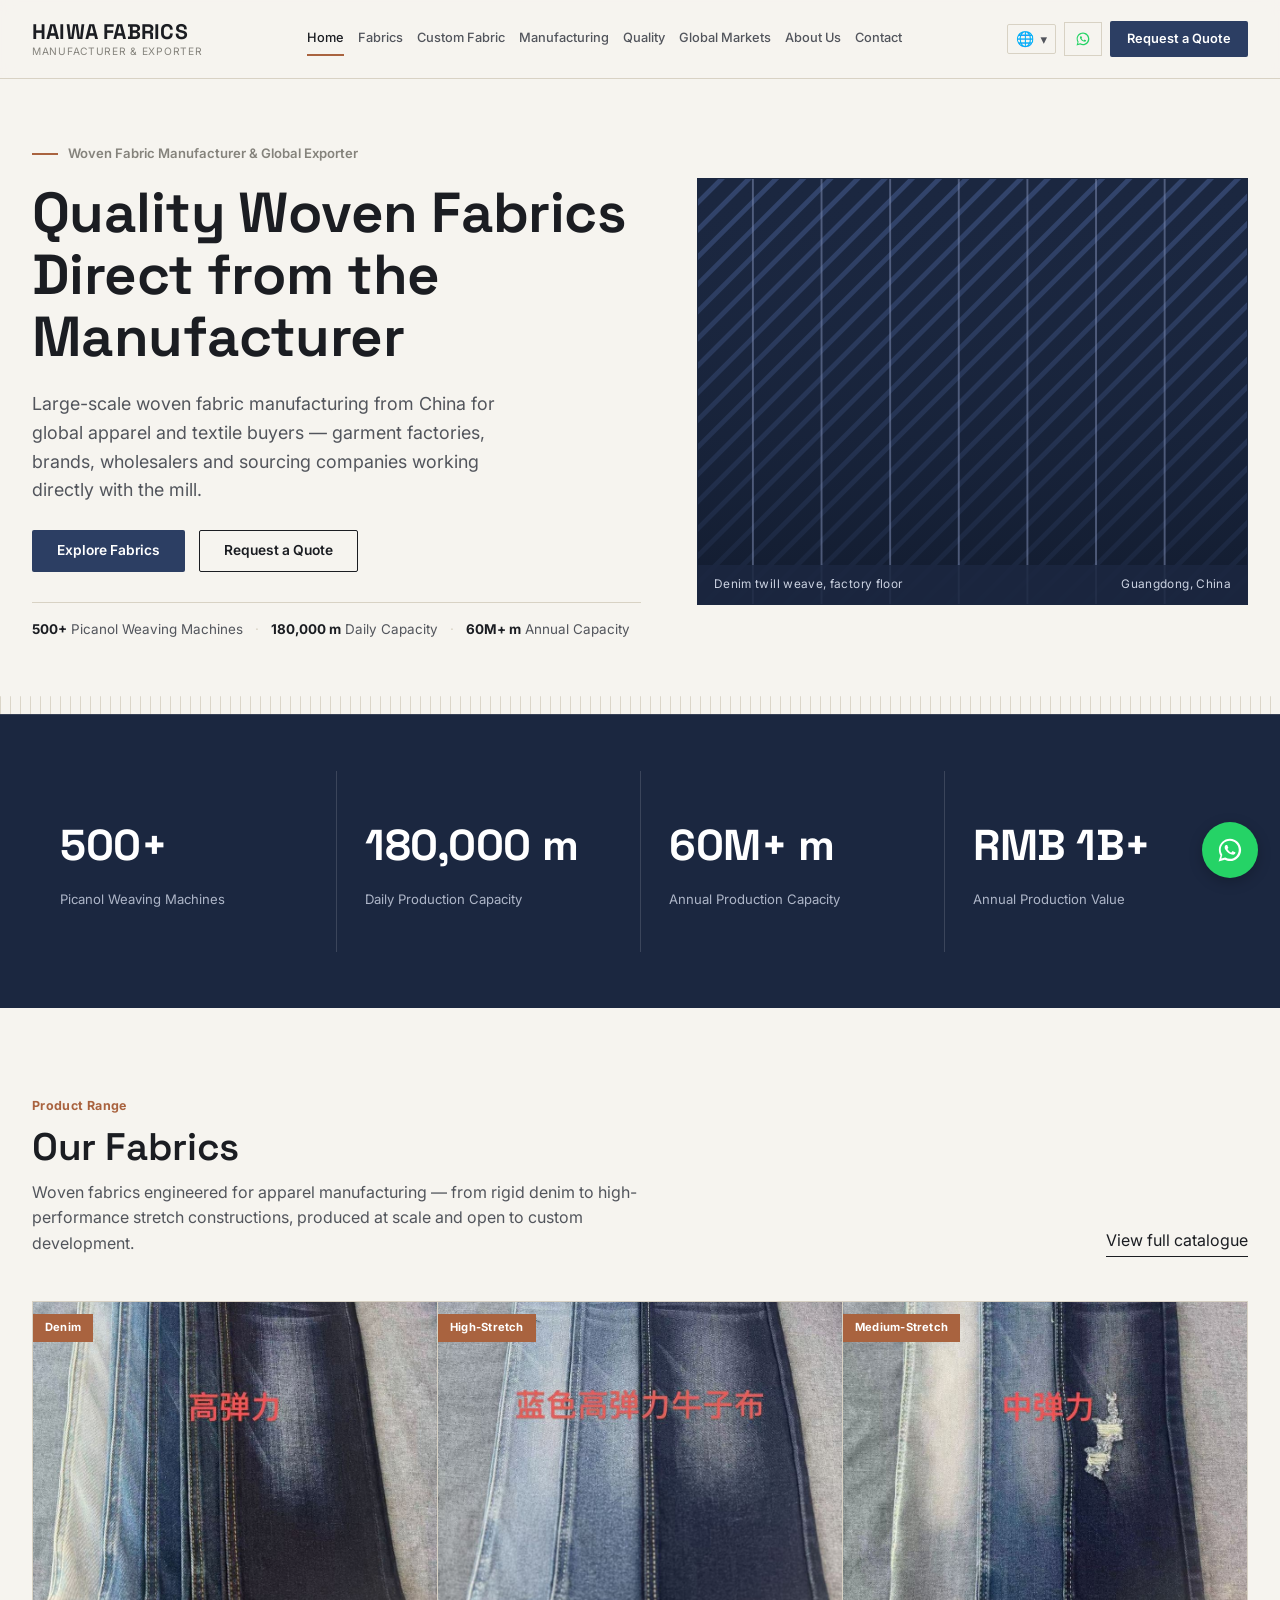
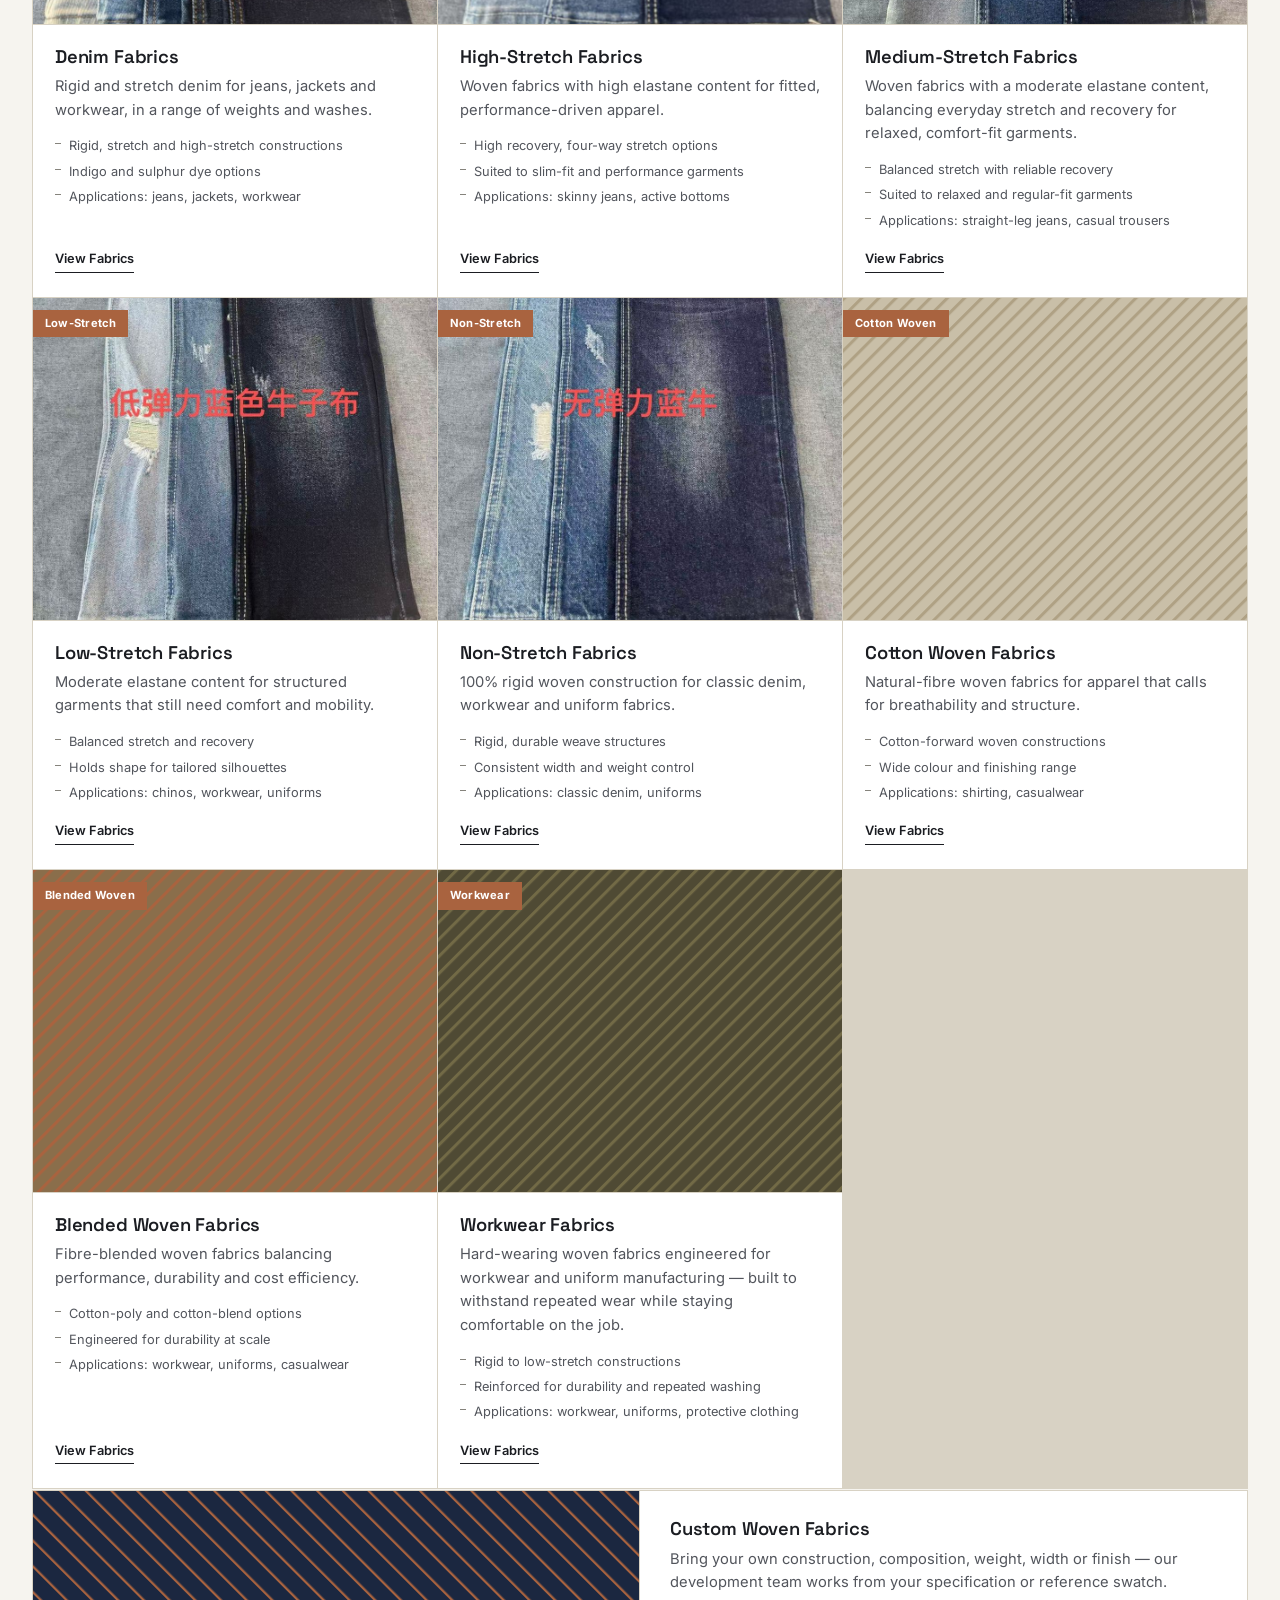
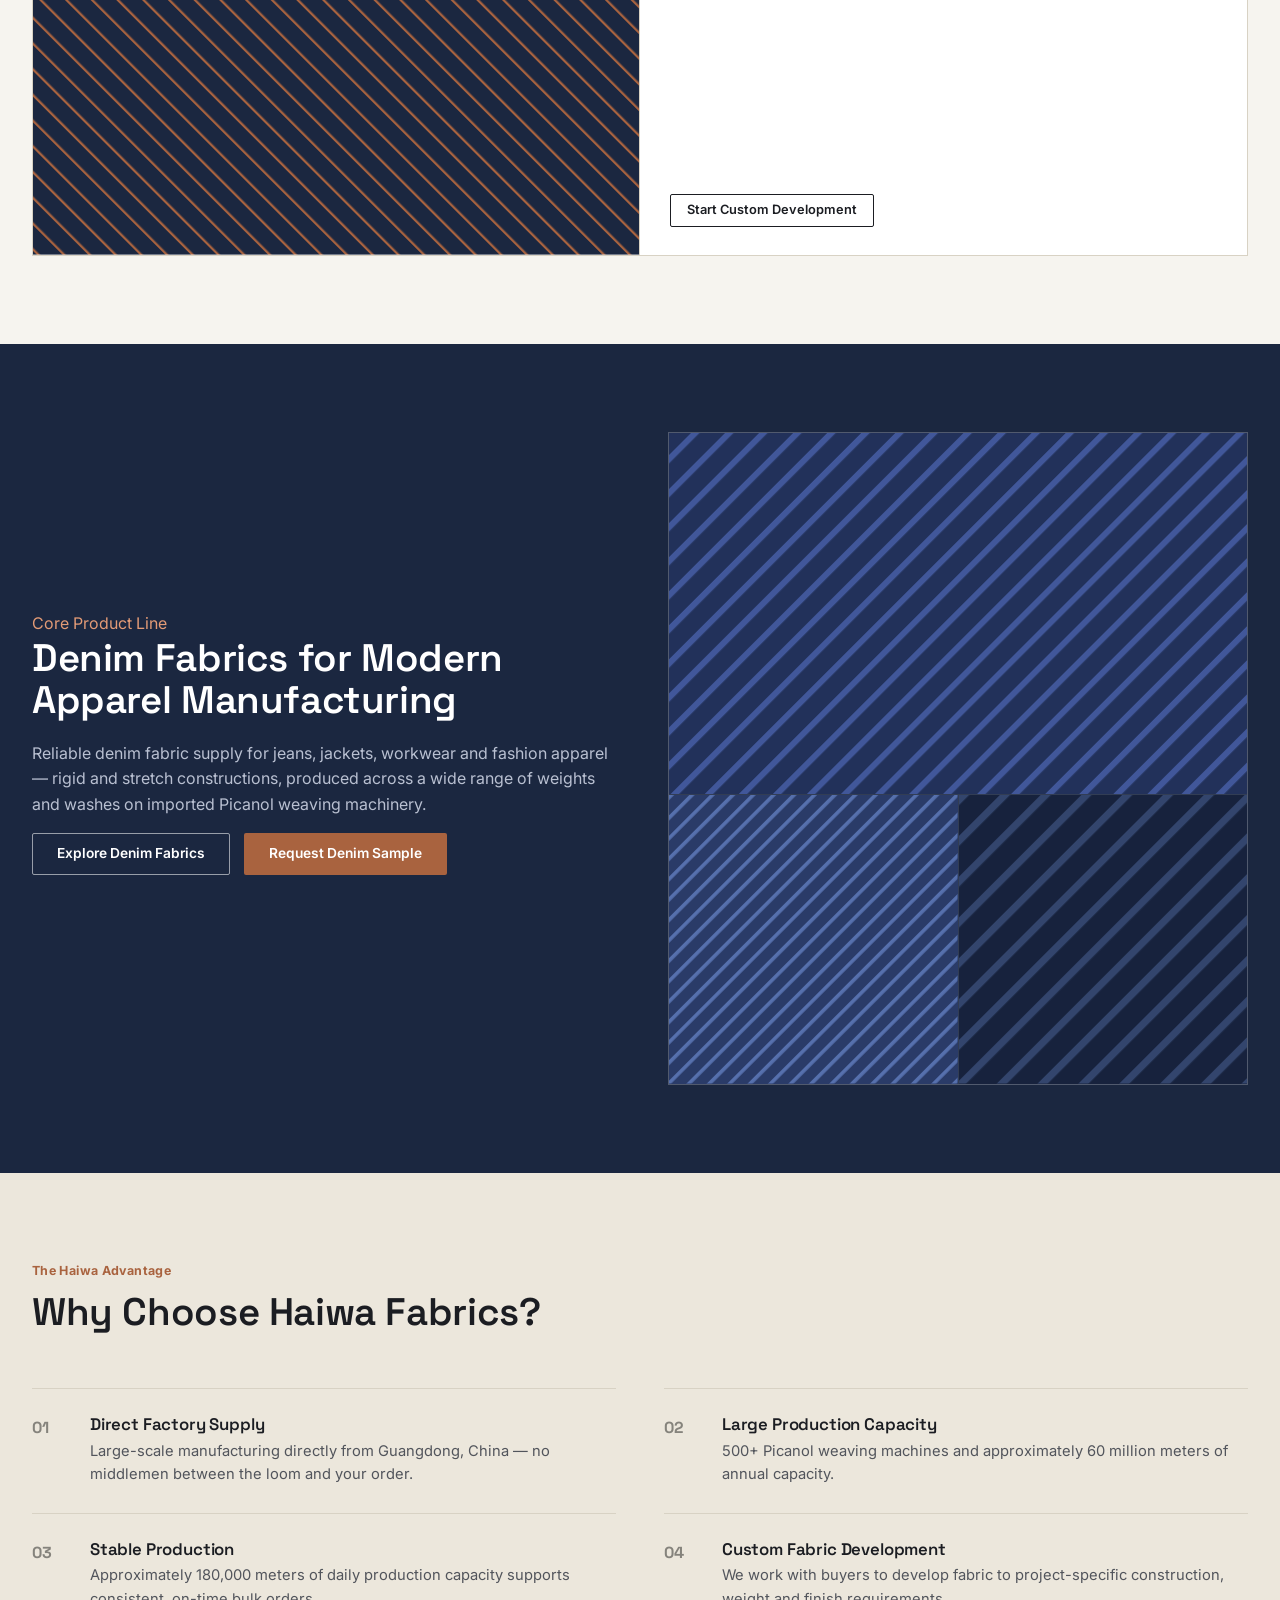
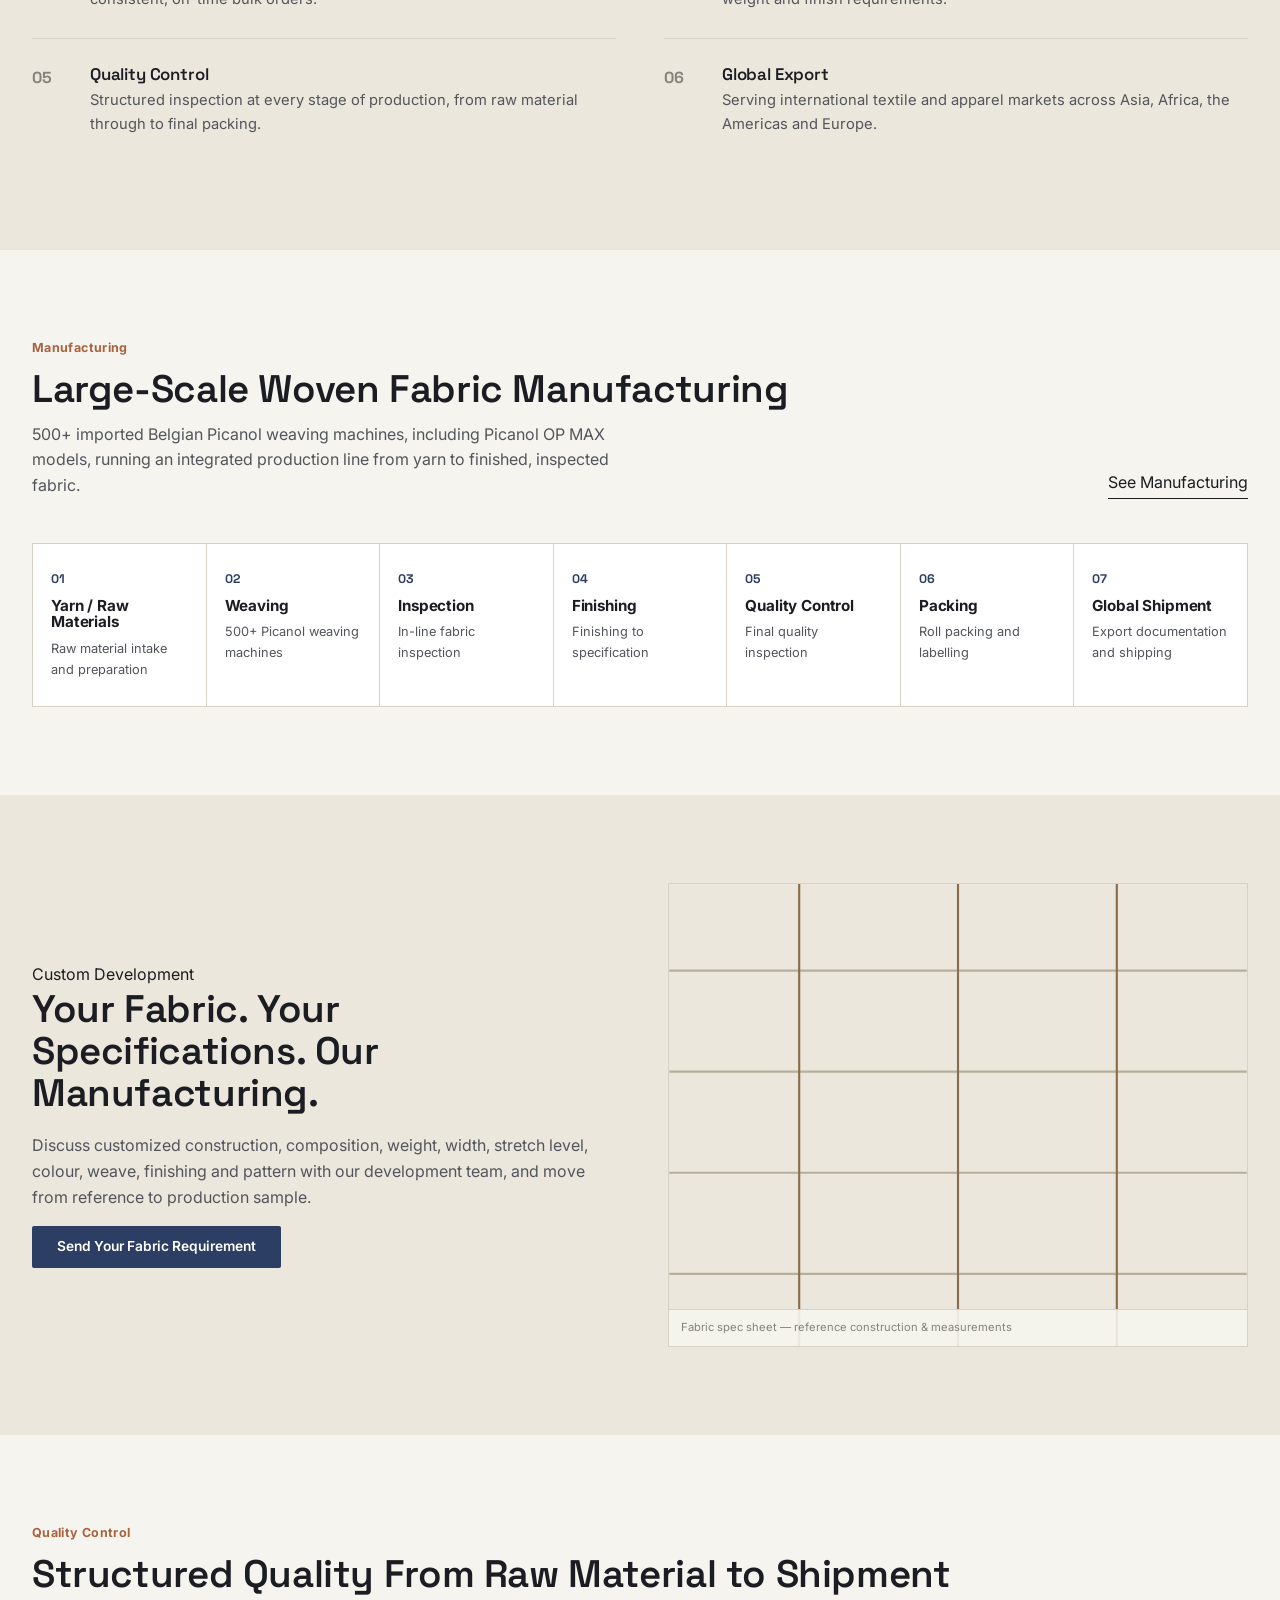
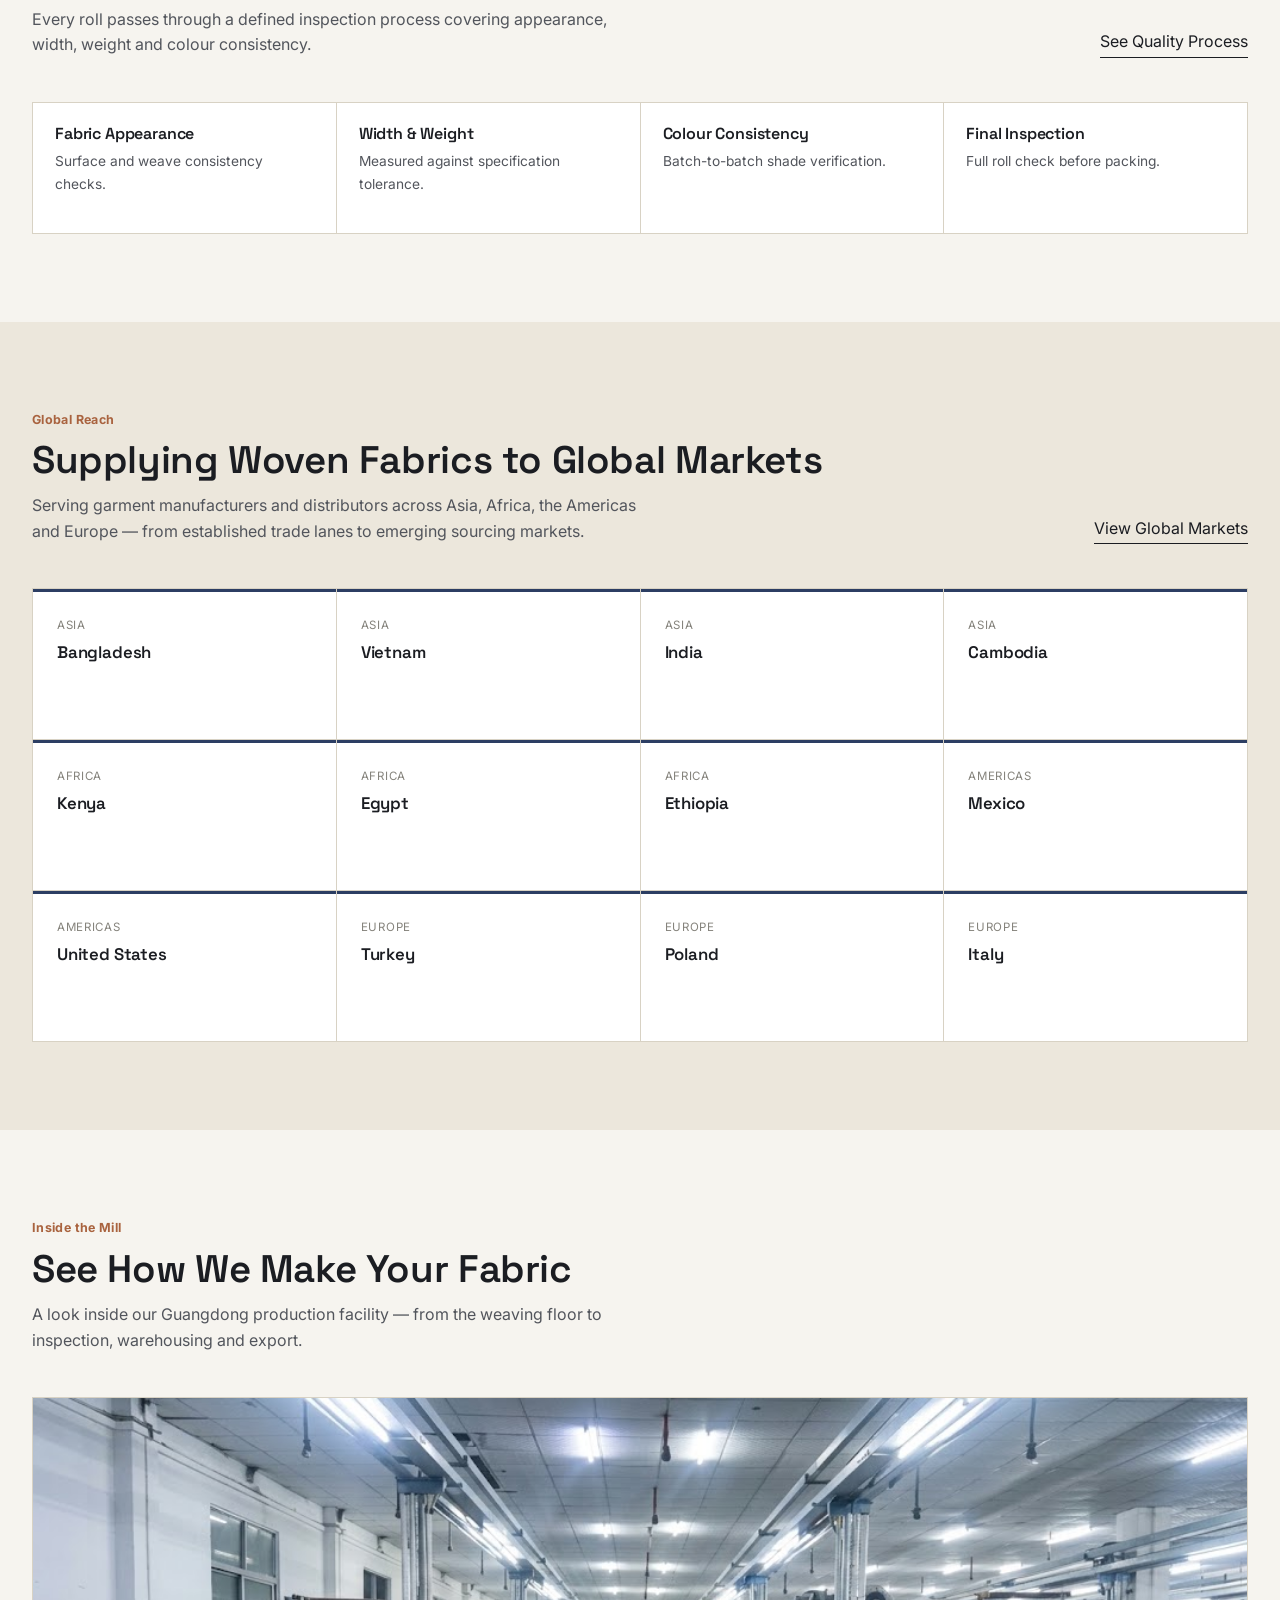
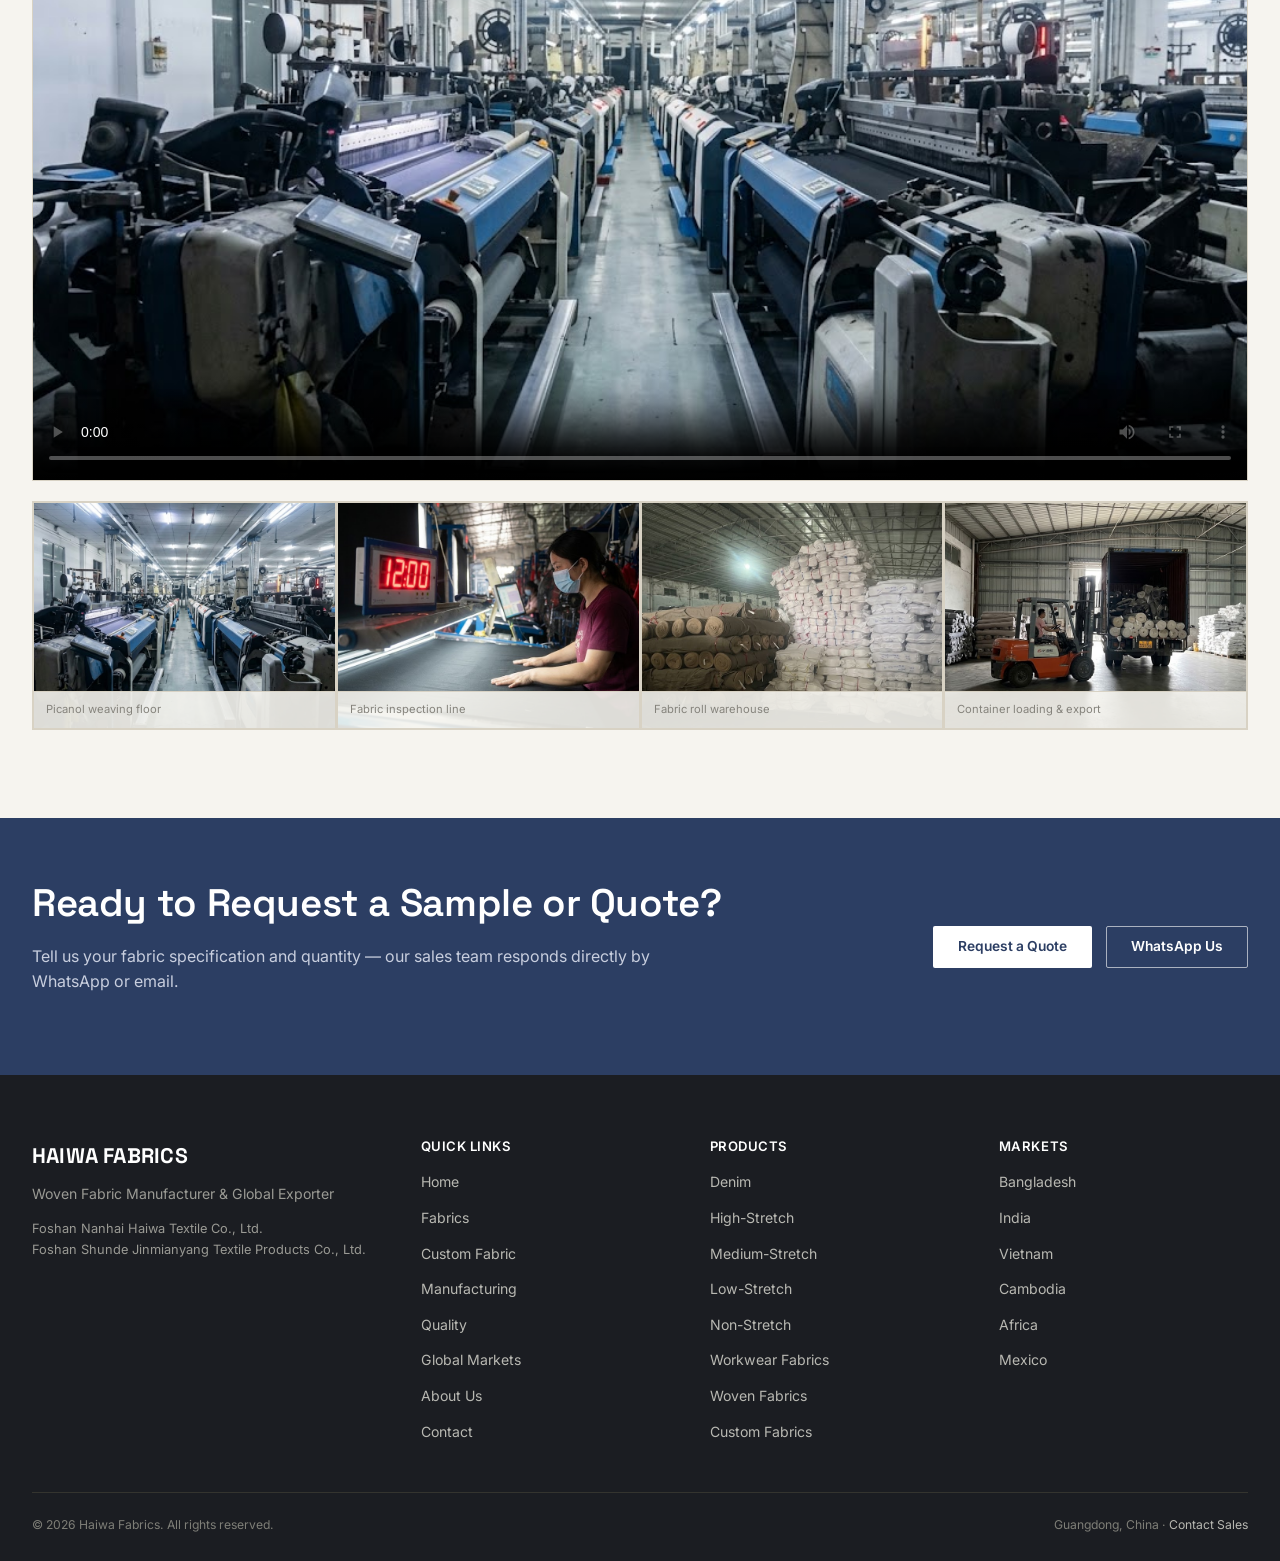
<file: index.html>
<!doctype html>
<html lang="en" dir="ltr">
<head>
<meta charset="UTF-8">
<meta name="viewport" content="width=device-width, initial-scale=1">
<title>Haiwa Fabrics | Woven Fabric Manufacturer &amp; Global Exporter, China</title>
<meta name="description" content="Haiwa Fabrics is a large-scale woven fabric manufacturer and exporter in Guangdong, China — 500+ Picanol weaving machines, 60M+ meters annual capacity. Denim, stretch and custom woven fabrics direct from the factory. Request a sample or quote.">
<link rel="canonical" href="https://www.haiwafabrics.com/">
<meta property="og:title" content="Haiwa Fabrics | Woven Fabric Manufacturer & Global Exporter">
<meta property="og:description" content="Large-scale woven fabric manufacturing from China. 500+ Picanol weaving machines, 60M+ meters annual capacity. Direct factory supply for garment manufacturers, brands and distributors worldwide.">
<meta property="og:type" content="website">
<link rel="preconnect" href="https://fonts.googleapis.com">
<link rel="preconnect" href="https://fonts.gstatic.com" crossorigin>
<link href="https://fonts.googleapis.com/css2?family=Space+Grotesk:wght@500;600;700&family=Inter:wght@400;500;600;700&display=swap" rel="stylesheet">
<link rel="stylesheet" href="css/style.css">
</head>
<body>

<header class="site-header">
  <div class="container header-row">
    <a href="index.html" class="brand">
      <span class="brand-mark">HAIWA FABRICS</span>
      <span class="brand-sub" data-i18n="brand.subLine">Manufacturer &amp; Exporter</span>
    </a>
    <nav class="main-nav" aria-label="Primary">
      <a href="index.html" class="active" data-i18n="nav.home">Home</a>
      <a href="fabrics.html" data-i18n="nav.fabrics">Fabrics</a>
      <a href="custom-fabric.html" data-i18n="nav.custom">Custom Fabric</a>
      <a href="manufacturing.html" data-i18n="nav.manufacturing">Manufacturing</a>
      <a href="quality.html" data-i18n="nav.quality">Quality</a>
      <a href="global-markets.html" data-i18n="nav.markets">Global Markets</a>
      <a href="about.html" data-i18n="nav.about">About Us</a>
      <a href="contact.html" data-i18n="nav.contact">Contact</a>
    </nav>
    <div class="header-actions">
      <div class="lang-switch">
        <button type="button" class="lang-toggle-btn" aria-haspopup="true">
          <span class="lang-globe" aria-hidden="true">🌐</span><span class="lang-current">English</span> ▾
        </button>
        <div class="lang-menu" role="menu">
          <button type="button" data-lang="en" aria-current="true">English</button>
          <button type="button" data-lang="zh">中文</button>
          
        </div>
      </div>
      <a class="wa-link" href="https://wa.me/8613800000000" target="_blank" rel="noopener">
        <svg viewBox="0 0 32 32" fill="#25D366"><path d="M16 3C9 3 3.3 8.7 3.3 15.7c0 2.4.6 4.6 1.8 6.6L3 29l7-1.9c1.9 1 4 1.6 6 1.6 7 0 12.7-5.7 12.7-12.7C28.7 8.7 23 3 16 3zm0 23.1c-1.9 0-3.7-.5-5.3-1.4l-.4-.2-4.2 1.1 1.1-4.1-.2-.4a10.3 10.3 0 0 1-1.6-5.5c0-5.7 4.6-10.3 10.3-10.3s10.3 4.6 10.3 10.3S21.7 26.1 16 26.1z"/><path d="M21.6 18.3c-.3-.2-1.8-.9-2.1-1-.3-.1-.5-.2-.7.2-.2.3-.8 1-.9 1.2-.2.2-.3.2-.6.1-.3-.2-1.3-.5-2.4-1.5-.9-.8-1.5-1.8-1.7-2.1-.2-.3 0-.5.1-.6.1-.1.3-.3.4-.5.1-.1.2-.3.3-.5.1-.2 0-.4 0-.5-.1-.2-.7-1.7-1-2.3-.3-.6-.5-.5-.7-.5h-.6c-.2 0-.5.1-.8.4-.3.3-1 1-1 2.4s1.1 2.8 1.2 3c.1.2 2.1 3.3 5.2 4.5.7.3 1.3.5 1.7.6.7.2 1.4.2 1.9.1.6-.1 1.8-.7 2-1.4.3-.7.3-1.3.2-1.4-.1-.1-.3-.2-.6-.3z"/></svg>
        <span class="wa-text" data-i18n="header.whatsapp">WhatsApp</span>
      </a>
      <a href="contact.html" class="btn btn-primary header-cta" data-i18n="cta.quote">Request a Quote</a>
    </div>
    <button class="menu-toggle" aria-label="Open menu"><span></span><span></span><span></span></button>
  </div>
</header>

<div class="mobile-drawer">
  <div class="drawer-top">
    <span class="brand-mark">HAIWA</span>
    <button class="drawer-close" aria-label="Close menu">&times;</button>
  </div>
  <nav>
    <a href="index.html" data-i18n="nav.home">Home</a>
    <a href="fabrics.html" data-i18n="nav.fabrics">Fabrics</a>
    <a href="custom-fabric.html" data-i18n="nav.custom">Custom Fabric</a>
    <a href="manufacturing.html" data-i18n="nav.manufacturing">Manufacturing</a>
    <a href="quality.html" data-i18n="nav.quality">Quality</a>
    <a href="global-markets.html" data-i18n="nav.markets">Global Markets</a>
    <a href="about.html" data-i18n="nav.about">About Us</a>
    <a href="contact.html" data-i18n="nav.contact">Contact</a>
  </nav>
  <div class="drawer-actions">
    <a href="contact.html" class="btn btn-primary btn-block" data-i18n="cta.quote">Request a Quote</a>
    <a href="https://wa.me/8613800000000" class="btn btn-outline btn-block" target="_blank" rel="noopener" data-i18n="cta.whatsappUs">WhatsApp Us</a>
  </div>
</div>

<main>

  <!-- ============ HERO ============ -->
  <section class="hero">
    <div class="container hero-grid">
      <div>
        <span class="hero-eyebrow" data-i18n="hero.eyebrow">Woven Fabric Manufacturer &amp; Global Exporter</span>
        <h1 data-i18n="home.hero.title">Quality Woven Fabrics Direct from the Manufacturer</h1>
        <p class="lede" data-i18n="home.hero.lede">Large-scale woven fabric manufacturing from China for global apparel and textile buyers — garment factories, brands, wholesalers and sourcing companies working directly with the mill.</p>
        <div class="hero-ctas">
          <a href="fabrics.html" class="btn btn-primary" data-i18n="cta.explore">Explore Fabrics</a>
          <a href="contact.html" class="btn btn-outline" data-i18n="cta.quote">Request a Quote</a>
        </div>
        <div class="hero-strap">
          <span><b>500+</b> <span data-i18n="hero.strap.machines">Picanol Weaving Machines</span></span>
          <span class="sep">·</span>
          <span><b>180,000 m</b> <span data-i18n="hero.strap.daily">Daily Capacity</span></span>
          <span class="sep">·</span>
          <span><b>60M+ m</b> <span data-i18n="hero.strap.annual">Annual Capacity</span></span>
        </div>
      </div>
      <div class="weave-visual">
        <svg viewBox="0 0 400 320" preserveAspectRatio="xMidYMid slice" xmlns="http://www.w3.org/2000/svg" role="img" aria-label="Woven twill fabric texture">
          <defs>
            <pattern id="heroTwill" width="14" height="14" patternTransform="rotate(45)" patternUnits="userSpaceOnUse">
              <rect width="14" height="14" fill="#1B2740"/>
              <line x1="0" y1="0" x2="0" y2="14" stroke="#33456D" stroke-width="7"/>
            </pattern>
            <linearGradient id="heroFade" x1="0" y1="0" x2="0" y2="1">
              <stop offset="0%" stop-color="#1B2740" stop-opacity="0"/>
              <stop offset="100%" stop-color="#10192B" stop-opacity=".8"/>
            </linearGradient>
          </defs>
          <rect width="400" height="320" fill="url(#heroTwill)"/>
          <rect width="400" height="320" fill="url(#heroFade)"/>
          <g stroke="#7C8AB0" stroke-width="1.4" opacity=".55">
            <line x1="40" y1="0" x2="40" y2="320"/><line x1="90" y1="0" x2="90" y2="320"/>
            <line x1="140" y1="0" x2="140" y2="320"/><line x1="190" y1="0" x2="190" y2="320"/>
            <line x1="240" y1="0" x2="240" y2="320"/><line x1="290" y1="0" x2="290" y2="320"/>
            <line x1="340" y1="0" x2="340" y2="320"/>
          </g>
        </svg>
        <div class="weave-caption">
          <span data-i18n="home.hero.caption1">Denim twill weave, factory floor</span>
          <span data-i18n="home.hero.caption2">Guangdong, China</span>
        </div>
      </div>
    </div>
    <div class="tick-rule thread-in"></div>
  </section>

  <!-- ============ STATS ============ -->
  <section class="stats-strip tight">
    <div class="container">
      <div class="stats-row">
        <div class="stat-cell"><span class="stat-num">500+</span><span class="stat-label" data-i18n="stats.machines">Picanol Weaving Machines</span></div>
        <div class="stat-cell"><span class="stat-num">180,000 m</span><span class="stat-label" data-i18n="stats.daily">Daily Production Capacity</span></div>
        <div class="stat-cell"><span class="stat-num">60M+ m</span><span class="stat-label" data-i18n="stats.annual">Annual Production Capacity</span></div>
        <div class="stat-cell"><span class="stat-num">RMB 1B+</span><span class="stat-label" data-i18n="stats.value">Annual Production Value</span></div>
      </div>
    </div>
  </section>

  <!-- ============ FABRIC CATEGORIES ============ -->
  <section>
    <div class="container">
      <div class="section-head">
        <div>
          <span class="tag" data-i18n="tag.productRange">Product Range</span>
          <h2 data-i18n="section.ourFabrics">Our Fabrics</h2>
          <p data-i18n="home.fabrics.lede">Woven fabrics engineered for apparel manufacturing — from rigid denim to high-performance stretch constructions, produced at scale and open to custom development.</p>
        </div>
        <a href="fabrics.html" class="link-arrowless" data-i18n="cta.viewCatalogue">View full catalogue</a>
      </div>

      <div class="grid-3">
        <!-- Denim -->
        <div class="fabric-card">
          <div class="swatch">
            <img src="images/denim-swatch-high-stretch-blue.jpg" alt="Denim fabric swatch">
            <span class="swatch-tag" data-i18n="term.denim">Denim</span>
          </div>
          <div class="body">
            <h3 data-i18n="home.cat.denim.title">Denim Fabrics</h3>
            <p data-i18n="home.cat.denim.desc">Rigid and stretch denim for jeans, jackets and workwear, in a range of weights and washes.</p>
            <ul class="traits">
              <li data-i18n="home.cat.denim.trait1">Rigid, stretch and high-stretch constructions</li>
              <li data-i18n="home.cat.denim.trait2">Indigo and sulphur dye options</li>
              <li data-i18n="home.cat.denim.trait3">Applications: jeans, jackets, workwear</li>
            </ul>
            <div class="card-actions">
              <a href="denim-fabrics.html" class="link-arrowless" data-i18n="cta.viewFabrics">View Fabrics</a>
            </div>
          </div>
        </div>

        <!-- High-stretch -->
        <div class="fabric-card">
          <div class="swatch">
            <img src="images/denim-swatch-high-stretch-blue-deep.jpg" alt="High-stretch fabric swatch">
            <span class="swatch-tag" data-i18n="term.highStretch">High-Stretch</span>
          </div>
          <div class="body">
            <h3 data-i18n="home.cat.highStretch.title">High-Stretch Fabrics</h3>
            <p data-i18n="home.cat.highStretch.desc">Woven fabrics with high elastane content for fitted, performance-driven apparel.</p>
            <ul class="traits">
              <li data-i18n="home.cat.highStretch.trait1">High recovery, four-way stretch options</li>
              <li data-i18n="home.cat.highStretch.trait2">Suited to slim-fit and performance garments</li>
              <li data-i18n="home.cat.highStretch.trait3">Applications: skinny jeans, active bottoms</li>
            </ul>
            <div class="card-actions">
              <a href="fabrics.html#high-stretch" class="link-arrowless" data-i18n="cta.viewFabrics">View Fabrics</a>
            </div>
          </div>
        </div>

        <!-- Medium-stretch -->
        <div class="fabric-card">
          <div class="swatch">
            <img src="images/denim-swatch-medium-stretch-blue.jpg" alt="Medium-stretch fabric swatch">
            <span class="swatch-tag" data-i18n="term.mediumStretch">Medium-Stretch</span>
          </div>
          <div class="body">
            <h3 data-i18n="home.cat.mediumStretch.title">Medium-Stretch Fabrics</h3>
            <p data-i18n="home.cat.mediumStretch.desc">Woven fabrics with a moderate elastane content, balancing everyday stretch and recovery for relaxed, comfort-fit garments.</p>
            <ul class="traits">
              <li data-i18n="home.cat.mediumStretch.trait1">Balanced stretch with reliable recovery</li>
              <li data-i18n="home.cat.mediumStretch.trait2">Suited to relaxed and regular-fit garments</li>
              <li data-i18n="home.cat.mediumStretch.trait3">Applications: straight-leg jeans, casual trousers</li>
            </ul>
            <div class="card-actions">
              <a href="fabrics.html#medium-stretch" class="link-arrowless" data-i18n="cta.viewFabrics">View Fabrics</a>
            </div>
          </div>
        </div>

        <!-- Low-stretch -->
        <div class="fabric-card">
          <div class="swatch">
            <img src="images/denim-swatch-lowstretch-blue.jpg" alt="Low-stretch fabric swatch">
            <span class="swatch-tag" data-i18n="term.lowStretch">Low-Stretch</span>
          </div>
          <div class="body">
            <h3 data-i18n="home.cat.lowStretch.title">Low-Stretch Fabrics</h3>
            <p data-i18n="home.cat.lowStretch.desc">Moderate elastane content for structured garments that still need comfort and mobility.</p>
            <ul class="traits">
              <li data-i18n="home.cat.lowStretch.trait1">Balanced stretch and recovery</li>
              <li data-i18n="home.cat.lowStretch.trait2">Holds shape for tailored silhouettes</li>
              <li data-i18n="home.cat.lowStretch.trait3">Applications: chinos, workwear, uniforms</li>
            </ul>
            <div class="card-actions">
              <a href="fabrics.html#low-stretch" class="link-arrowless" data-i18n="cta.viewFabrics">View Fabrics</a>
            </div>
          </div>
        </div>

        <!-- Non-stretch -->
        <div class="fabric-card">
          <div class="swatch">
            <img src="images/denim-swatch-nonstretch-deepblue.jpg" alt="Non-stretch fabric swatch">
            <span class="swatch-tag" data-i18n="term.nonStretch">Non-Stretch</span>
          </div>
          <div class="body">
            <h3 data-i18n="home.cat.nonStretch.title">Non-Stretch Fabrics</h3>
            <p data-i18n="home.cat.nonStretch.desc">100% rigid woven construction for classic denim, workwear and uniform fabrics.</p>
            <ul class="traits">
              <li data-i18n="home.cat.nonStretch.trait1">Rigid, durable weave structures</li>
              <li data-i18n="home.cat.nonStretch.trait2">Consistent width and weight control</li>
              <li data-i18n="home.cat.nonStretch.trait3">Applications: classic denim, uniforms</li>
            </ul>
            <div class="card-actions">
              <a href="fabrics.html#non-stretch" class="link-arrowless" data-i18n="cta.viewFabrics">View Fabrics</a>
            </div>
          </div>
        </div>

        <!-- Cotton Woven -->
        <div class="fabric-card">
          <div class="swatch">
            <svg viewBox="0 0 400 320" preserveAspectRatio="xMidYMid slice"><defs><pattern id="tw-cw" width="12" height="12" patternTransform="rotate(45)" patternUnits="userSpaceOnUse"><rect width="12" height="12" fill="#C9BFA8"/><line x1="0" y1="0" x2="0" y2="12" stroke="#AFA184" stroke-width="6"/></pattern></defs><rect width="400" height="320" fill="url(#tw-cw)"/></svg>
            <span class="swatch-tag" data-i18n="term.cottonWoven">Cotton Woven</span>
          </div>
          <div class="body">
            <h3 data-i18n="home.cat.cottonWoven.title">Cotton Woven Fabrics</h3>
            <p data-i18n="home.cat.cottonWoven.desc">Natural-fibre woven fabrics for apparel that calls for breathability and structure.</p>
            <ul class="traits">
              <li data-i18n="home.cat.cottonWoven.trait1">Cotton-forward woven constructions</li>
              <li data-i18n="home.cat.cottonWoven.trait2">Wide colour and finishing range</li>
              <li data-i18n="home.cat.cottonWoven.trait3">Applications: shirting, casualwear</li>
            </ul>
            <div class="card-actions">
              <a href="fabrics.html#cotton-woven" class="link-arrowless" data-i18n="cta.viewFabrics">View Fabrics</a>
            </div>
          </div>
        </div>

        <!-- Blended Woven -->
        <div class="fabric-card">
          <div class="swatch">
            <svg viewBox="0 0 400 320" preserveAspectRatio="xMidYMid slice"><defs><pattern id="tw-bw" width="12" height="12" patternTransform="rotate(45)" patternUnits="userSpaceOnUse"><rect width="12" height="12" fill="#8A6E4B"/><line x1="0" y1="0" x2="0" y2="12" stroke="#A9633F" stroke-width="6"/></pattern></defs><rect width="400" height="320" fill="url(#tw-bw)"/></svg>
            <span class="swatch-tag" data-i18n="term.blendedWoven">Blended Woven</span>
          </div>
          <div class="body">
            <h3 data-i18n="home.cat.blendedWoven.title">Blended Woven Fabrics</h3>
            <p data-i18n="home.cat.blendedWoven.desc">Fibre-blended woven fabrics balancing performance, durability and cost efficiency.</p>
            <ul class="traits">
              <li data-i18n="home.cat.blendedWoven.trait1">Cotton-poly and cotton-blend options</li>
              <li data-i18n="home.cat.blendedWoven.trait2">Engineered for durability at scale</li>
              <li data-i18n="home.cat.blendedWoven.trait3">Applications: workwear, uniforms, casualwear</li>
            </ul>
            <div class="card-actions">
              <a href="fabrics.html#blended-woven" class="link-arrowless" data-i18n="cta.viewFabrics">View Fabrics</a>
            </div>
          </div>
        </div>

        <!-- Workwear -->
        <div class="fabric-card">
          <div class="swatch">
            <svg viewBox="0 0 400 320" preserveAspectRatio="xMidYMid slice"><defs><pattern id="tw-ww" width="12" height="12" patternTransform="rotate(45)" patternUnits="userSpaceOnUse"><rect width="12" height="12" fill="#4F4A34"/><line x1="0" y1="0" x2="0" y2="12" stroke="#726A46" stroke-width="6"/></pattern></defs><rect width="400" height="320" fill="url(#tw-ww)"/></svg>
            <span class="swatch-tag" data-i18n="term.workwear">Workwear</span>
          </div>
          <div class="body">
            <h3 data-i18n="home.cat.workwear.title">Workwear Fabrics</h3>
            <p data-i18n="home.cat.workwear.desc">Hard-wearing woven fabrics engineered for workwear and uniform manufacturing — built to withstand repeated wear while staying comfortable on the job.</p>
            <ul class="traits">
              <li data-i18n="home.cat.workwear.trait1">Rigid to low-stretch constructions</li>
              <li data-i18n="home.cat.workwear.trait2">Reinforced for durability and repeated washing</li>
              <li data-i18n="home.cat.workwear.trait3">Applications: workwear, uniforms, protective clothing</li>
            </ul>
            <div class="card-actions">
              <a href="fabrics.html#workwear" class="link-arrowless" data-i18n="cta.viewFabrics">View Fabrics</a>
            </div>
          </div>
        </div>
      </div>

      <div style="margin-top:1px;">
        <div class="fabric-card" style="border:1px solid var(--line); display:grid; grid-template-columns: 1fr 1fr; gap:0;">
          <div class="swatch" style="aspect-ratio:auto; border-bottom:none; border-right:1px solid var(--line);">
            <svg viewBox="0 0 400 240" preserveAspectRatio="xMidYMid slice"><defs><pattern id="tw-custom" width="12" height="12" patternTransform="rotate(-45)" patternUnits="userSpaceOnUse"><rect width="12" height="12" fill="#1B2740"/><line x1="0" y1="0" x2="0" y2="12" stroke="#A9633F" stroke-width="3"/></pattern></defs><rect width="400" height="240" fill="url(#tw-custom)"/></svg>
          </div>
          <div class="body" style="padding:28px 30px;">
            <h3 data-i18n="home.cat.custom.title">Custom Woven Fabrics</h3>
            <p data-i18n="home.cat.custom.desc">Bring your own construction, composition, weight, width or finish — our development team works from your specification or reference swatch.</p>
            <div class="card-actions">
              <a href="custom-fabric.html" class="btn btn-outline btn-sm" data-i18n="cta.startCustom">Start Custom Development</a>
            </div>
          </div>
        </div>
      </div>
    </div>
  </section>

  <!-- ============ DENIM FOCUS ============ -->
  <section class="section-dark">
    <div class="container" style="display:grid; grid-template-columns: 1fr 1fr; gap:56px; align-items:center;">
      <div>
        <span class="tag" style="color:#E39B76;" data-i18n="tag.coreProductLine">Core Product Line</span>
        <h2 data-i18n="denim.pageTitle">Denim Fabrics for Modern Apparel Manufacturing</h2>
        <p data-i18n="home.denim.lede">Reliable denim fabric supply for jeans, jackets, workwear and fashion apparel — rigid and stretch constructions, produced across a wide range of weights and washes on imported Picanol weaving machinery.</p>
        <div class="hero-ctas">
          <a href="denim-fabrics.html" class="btn btn-outline on-dark" data-i18n="cta.exploreDenim">Explore Denim Fabrics</a>
          <a href="contact.html" class="btn btn-rust" data-i18n="cta.requestDenimSample">Request Denim Sample</a>
        </div>
      </div>
      <div class="pdp-gallery" style="border-color: rgba(255,255,255,.15); background: rgba(255,255,255,.1);">
        <div class="gallery-frame main-shot" style="background:#22315A; border:none;">
          <svg viewBox="0 0 400 240" preserveAspectRatio="xMidYMid slice"><defs><pattern id="tw-df1" width="16" height="16" patternTransform="rotate(45)" patternUnits="userSpaceOnUse"><rect width="16" height="16" fill="#22315A"/><line x1="0" y1="0" x2="0" y2="16" stroke="#41579A" stroke-width="8"/></pattern></defs><rect width="400" height="240" fill="url(#tw-df1)"/></svg>
        </div>
        <div class="gallery-frame" style="background:#2A3B68; border:none;">
          <svg viewBox="0 0 200 200" preserveAspectRatio="xMidYMid slice"><defs><pattern id="tw-df2" width="10" height="10" patternTransform="rotate(45)" patternUnits="userSpaceOnUse"><rect width="10" height="10" fill="#2A3B68"/><line x1="0" y1="0" x2="0" y2="10" stroke="#5670AD" stroke-width="5"/></pattern></defs><rect width="200" height="200" fill="url(#tw-df2)"/></svg>
        </div>
        <div class="gallery-frame" style="background:#17223D; border:none;">
          <svg viewBox="0 0 200 200" preserveAspectRatio="xMidYMid slice"><defs><pattern id="tw-df3" width="20" height="20" patternTransform="rotate(45)" patternUnits="userSpaceOnUse"><rect width="20" height="20" fill="#17223D"/><line x1="0" y1="0" x2="0" y2="20" stroke="#33456D" stroke-width="10"/></pattern></defs><rect width="200" height="200" fill="url(#tw-df3)"/></svg>
        </div>
      </div>
    </div>
  </section>

  <!-- ============ WHY CHOOSE ============ -->
  <section class="section-alt">
    <div class="container">
      <div class="section-head">
        <div>
          <span class="tag" data-i18n="tag.haiwaAdvantage">The Haiwa Advantage</span>
          <h2 data-i18n="section.whyChoose">Why Choose Haiwa Fabrics?</h2>
        </div>
      </div>
      <div class="reason-list">
        <div class="reason-item">
          <span class="reason-num">01</span>
          <div><h3 data-i18n="reason.directSupply.title">Direct Factory Supply</h3><p data-i18n="home.reason.directSupply.desc">Large-scale manufacturing directly from Guangdong, China — no middlemen between the loom and your order.</p></div>
        </div>
        <div class="reason-item">
          <span class="reason-num">02</span>
          <div><h3 data-i18n="reason.largeCapacity.title">Large Production Capacity</h3><p data-i18n="home.reason.largeCapacity.desc">500+ Picanol weaving machines and approximately 60 million meters of annual capacity.</p></div>
        </div>
        <div class="reason-item">
          <span class="reason-num">03</span>
          <div><h3 data-i18n="reason.stableProduction.title">Stable Production</h3><p data-i18n="home.reason.stableProduction.desc">Approximately 180,000 meters of daily production capacity supports consistent, on-time bulk orders.</p></div>
        </div>
        <div class="reason-item">
          <span class="reason-num">04</span>
          <div><h3 data-i18n="reason.customDev.title">Custom Fabric Development</h3><p data-i18n="home.reason.customDev.desc">We work with buyers to develop fabric to project-specific construction, weight and finish requirements.</p></div>
        </div>
        <div class="reason-item">
          <span class="reason-num">05</span>
          <div><h3 data-i18n="reason.qualityControl.title">Quality Control</h3><p data-i18n="home.reason.qualityControl.desc">Structured inspection at every stage of production, from raw material through to final packing.</p></div>
        </div>
        <div class="reason-item">
          <span class="reason-num">06</span>
          <div><h3 data-i18n="reason.globalExport.title">Global Export</h3><p data-i18n="home.reason.globalExport.desc">Serving international textile and apparel markets across Asia, Africa, the Americas and Europe.</p></div>
        </div>
      </div>
    </div>
  </section>

  <!-- ============ MANUFACTURING CAPABILITY ============ -->
  <section>
    <div class="container">
      <div class="section-head">
        <div>
          <span class="tag" data-i18n="tag.manufacturing">Manufacturing</span>
          <h2 data-i18n="mfg.pageTitle">Large-Scale Woven Fabric Manufacturing</h2>
          <p data-i18n="home.mfg.lede">500+ imported Belgian Picanol weaving machines, including Picanol OP MAX models, running an integrated production line from yarn to finished, inspected fabric.</p>
        </div>
        <a href="manufacturing.html" class="link-arrowless" data-i18n="cta.seeManufacturing">See Manufacturing</a>
      </div>
      <div class="flow">
        <div class="flow-step"><span class="fi">01</span><h4 data-i18n="flow.yarn.title">Yarn / Raw Materials</h4><p data-i18n="flow.yarn.desc">Raw material intake and preparation</p></div>
        <div class="flow-step"><span class="fi">02</span><h4 data-i18n="flow.weaving.title">Weaving</h4><p data-i18n="flow.weaving.desc">500+ Picanol weaving machines</p></div>
        <div class="flow-step"><span class="fi">03</span><h4 data-i18n="flow.inspection.title">Inspection</h4><p data-i18n="flow.inspection.desc">In-line fabric inspection</p></div>
        <div class="flow-step"><span class="fi">04</span><h4 data-i18n="flow.finishing.title">Finishing</h4><p data-i18n="flow.finishing.desc">Finishing to specification</p></div>
        <div class="flow-step"><span class="fi">05</span><h4 data-i18n="flow.qc.title">Quality Control</h4><p data-i18n="flow.qc.desc">Final quality inspection</p></div>
        <div class="flow-step"><span class="fi">06</span><h4 data-i18n="flow.packing.title">Packing</h4><p data-i18n="flow.packing.desc">Roll packing and labelling</p></div>
        <div class="flow-step"><span class="fi">07</span><h4 data-i18n="flow.shipment.title">Global Shipment</h4><p data-i18n="flow.shipment.desc">Export documentation and shipping</p></div>
      </div>
    </div>
  </section>

  <!-- ============ CUSTOM FABRIC ============ -->
  <section class="section-alt">
    <div class="container" style="display:grid; grid-template-columns:1fr 1fr; gap:56px; align-items:center;">
      <div>
        <span class="tag" data-i18n="tag.customDev">Custom Development</span>
        <h2 data-i18n="custom.pageTitle">Your Fabric. Your Specifications. Our Manufacturing.</h2>
        <p data-i18n="home.custom.lede">Discuss customized construction, composition, weight, width, stretch level, colour, weave, finishing and pattern with our development team, and move from reference to production sample.</p>
        <a href="custom-fabric.html" class="btn btn-primary" data-i18n="cta.sendRequirement">Send Your Fabric Requirement</a>
      </div>
      <div class="gallery-frame" style="aspect-ratio:4/3.2;">
        <svg viewBox="0 0 400 320" xmlns="http://www.w3.org/2000/svg">
          <rect width="400" height="320" fill="#ECE7DC"/>
          <g stroke="#B7AF9B" stroke-width="1.5">
            <line x1="0" y1="60" x2="400" y2="60"/><line x1="0" y1="130" x2="400" y2="130"/>
            <line x1="0" y1="200" x2="400" y2="200"/><line x1="0" y1="270" x2="400" y2="270"/>
          </g>
          <g stroke="#8A6E4B" stroke-width="1.5">
            <line x1="90" y1="0" x2="90" y2="320"/><line x1="200" y1="0" x2="200" y2="320"/><line x1="310" y1="0" x2="310" y2="320"/>
          </g>
        </svg>
        <div class="frame-label" data-i18n="label.specSheet">Fabric spec sheet — reference construction &amp; measurements</div>
      </div>
    </div>
  </section>

  <!-- ============ QUALITY ============ -->
  <section>
    <div class="container">
      <div class="section-head">
        <div>
          <span class="tag" data-i18n="tag.qualityControl">Quality Control</span>
          <h2 data-i18n="quality.pageTitle">Structured Quality From Raw Material to Shipment</h2>
          <p data-i18n="home.quality.lede">Every roll passes through a defined inspection process covering appearance, width, weight and colour consistency.</p>
        </div>
        <a href="quality.html" class="link-arrowless" data-i18n="cta.seeQuality">See Quality Process</a>
      </div>
      <div class="grid-4">
        <div class="fabric-card"><div class="body"><h3 style="font-size:1rem;" data-i18n="home.quality.card.appearance.title">Fabric Appearance</h3><p style="font-size:.86rem;" data-i18n="home.quality.card.appearance.desc">Surface and weave consistency checks.</p></div></div>
        <div class="fabric-card"><div class="body"><h3 style="font-size:1rem;" data-i18n="home.quality.card.widthWeight.title">Width &amp; Weight</h3><p style="font-size:.86rem;" data-i18n="home.quality.card.widthWeight.desc">Measured against specification tolerance.</p></div></div>
        <div class="fabric-card"><div class="body"><h3 style="font-size:1rem;" data-i18n="home.quality.card.colour.title">Colour Consistency</h3><p style="font-size:.86rem;" data-i18n="home.quality.card.colour.desc">Batch-to-batch shade verification.</p></div></div>
        <div class="fabric-card"><div class="body"><h3 style="font-size:1rem;" data-i18n="home.quality.card.finalInspection.title">Final Inspection</h3><p style="font-size:.86rem;" data-i18n="home.quality.card.finalInspection.desc">Full roll check before packing.</p></div></div>
      </div>
    </div>
  </section>

  <!-- ============ GLOBAL MARKETS ============ -->
  <section class="section-alt">
    <div class="container">
      <div class="section-head">
        <div>
          <span class="tag" data-i18n="tag.globalReach">Global Reach</span>
          <h2 data-i18n="section.globalMarkets">Supplying Woven Fabrics to Global Markets</h2>
          <p data-i18n="home.markets.lede">Serving garment manufacturers and distributors across Asia, Africa, the Americas and Europe — from established trade lanes to emerging sourcing markets.</p>
        </div>
        <a href="global-markets.html" class="link-arrowless" data-i18n="cta.viewGlobalMarkets">View Global Markets</a>
      </div>
      <div class="grid-4">
        <div class="market-card"><span class="region" data-i18n="region.asia">Asia</span><h3 data-i18n="country.bangladesh">Bangladesh</h3></div>
        <div class="market-card"><span class="region" data-i18n="region.asia">Asia</span><h3 data-i18n="country.vietnam">Vietnam</h3></div>
        <div class="market-card"><span class="region" data-i18n="region.asia">Asia</span><h3 data-i18n="country.india">India</h3></div>
        <div class="market-card"><span class="region" data-i18n="region.asia">Asia</span><h3 data-i18n="country.cambodia">Cambodia</h3></div>
        <div class="market-card"><span class="region" data-i18n="region.africa">Africa</span><h3 data-i18n="country.kenya">Kenya</h3></div>
        <div class="market-card"><span class="region" data-i18n="region.africa">Africa</span><h3 data-i18n="country.egypt">Egypt</h3></div>
        <div class="market-card"><span class="region" data-i18n="region.africa">Africa</span><h3 data-i18n="country.ethiopia">Ethiopia</h3></div>
        <div class="market-card"><span class="region" data-i18n="region.americas">Americas</span><h3 data-i18n="country.mexico">Mexico</h3></div>
        <div class="market-card"><span class="region" data-i18n="region.americas">Americas</span><h3 data-i18n="country.usa">United States</h3></div>
        <div class="market-card"><span class="region" data-i18n="region.europe">Europe</span><h3 data-i18n="country.turkey">Turkey</h3></div>
        <div class="market-card"><span class="region" data-i18n="region.europe">Europe</span><h3 data-i18n="country.poland">Poland</h3></div>
        <div class="market-card"><span class="region" data-i18n="region.europe">Europe</span><h3 data-i18n="country.italy">Italy</h3></div>
      </div>
    </div>
  </section>

  <!-- ============ PRODUCTION GALLERY ============ -->
  <section>
    <div class="container">
      <div class="section-head">
        <div>
          <span class="tag" data-i18n="tag.insideTheMill">Inside the Mill</span>
          <h2 data-i18n="gallery.pageTitle">See How We Make Your Fabric</h2>
          <p data-i18n="home.gallery.lede">A look inside our Guangdong production facility — from the weaving floor to inspection, warehousing and export.</p>
        </div>
      </div>
      <div class="mill-video">
        <video controls preload="metadata" poster="images/weaving-floor-2.jpg">
          <source src="videos/mill-tour.mp4" type="video/mp4">
        </video>
      </div>
      <div class="grid-4">
        <div class="gallery-frame"><img src="images/weaving-floor-2.jpg" alt="Picanol weaving floor at the Haiwa Fabrics mill"><span class="frame-label" data-i18n="home.gallery.label1">Picanol weaving floor</span></div>
        <div class="gallery-frame"><img src="images/fabric-inspection.jpg" alt="Fabric inspection line at the Haiwa Fabrics mill"><span class="frame-label" data-i18n="home.gallery.label2">Fabric inspection line</span></div>
        <div class="gallery-frame"><img src="images/fabric-roll-warehouse.jpg" alt="Fabric roll warehouse at Haiwa Fabrics"><span class="frame-label" data-i18n="home.gallery.label3">Fabric roll warehouse</span></div>
        <div class="gallery-frame"><img src="images/container-loading.jpg" alt="Container loading for export at Haiwa Fabrics"><span class="frame-label" data-i18n="home.gallery.label4">Container loading &amp; export</span></div>
      </div>
    </div>
  </section>

  <!-- ============ CTA BAND ============ -->
  <section class="cta-band">
    <div class="container cta-band-row">
      <div>
        <h2 data-i18n="home.cta.title">Ready to Request a Sample or Quote?</h2>
        <p data-i18n="home.cta.lede">Tell us your fabric specification and quantity — our sales team responds directly by WhatsApp or email.</p>
      </div>
      <div class="hero-ctas" style="margin-bottom:0;">
        <a href="contact.html" class="btn" style="background:#fff; color:var(--indigo);" data-i18n="cta.quote">Request a Quote</a>
        <a href="https://wa.me/8613800000000" class="btn btn-outline" target="_blank" rel="noopener" data-i18n="cta.whatsappUs">WhatsApp Us</a>
      </div>
    </div>
  </section>

</main>

<footer class="site-footer">
  <div class="container">
    <div class="footer-grid">
      <div>
        <span class="brand-mark">HAIWA FABRICS</span>
        <p style="margin-top:10px;" data-i18n="footer.tagline">Woven Fabric Manufacturer &amp; Global Exporter</p>
        <p style="font-size:.8rem;"><span data-i18n="entity.factoryName">佛山市南海区海娃纺织有限公司</span><br><span data-i18n="entity.salesName">佛山市顺德区金棉洋纺织品有限公司</span></p>
      </div>
      <div class="footer-col">
        <h4 data-i18n="footer.quicklinks">Quick Links</h4>
        <ul>
          <li><a href="index.html" data-i18n="nav.home">Home</a></li>
          <li><a href="fabrics.html" data-i18n="nav.fabrics">Fabrics</a></li>
          <li><a href="custom-fabric.html" data-i18n="nav.custom">Custom Fabric</a></li>
          <li><a href="manufacturing.html" data-i18n="nav.manufacturing">Manufacturing</a></li>
          <li><a href="quality.html" data-i18n="nav.quality">Quality</a></li>
          <li><a href="global-markets.html" data-i18n="nav.markets">Global Markets</a></li>
          <li><a href="about.html" data-i18n="nav.about">About Us</a></li>
          <li><a href="contact.html" data-i18n="nav.contact">Contact</a></li>
        </ul>
      </div>
      <div class="footer-col">
        <h4 data-i18n="footer.products">Products</h4>
        <ul>
          <li><a href="denim-fabrics.html" data-i18n="footer.denim">Denim</a></li>
          <li><a href="fabrics.html#high-stretch" data-i18n="footer.highStretchShort">High-Stretch</a></li><li><a href="fabrics.html#medium-stretch" data-i18n="footer.mediumStretchShort">Medium-Stretch</a></li>
          <li><a href="fabrics.html#low-stretch" data-i18n="footer.lowStretchShort">Low-Stretch</a></li>
          <li><a href="fabrics.html#non-stretch" data-i18n="footer.nonStretchShort">Non-Stretch</a></li>
          <li><a href="fabrics.html#workwear" data-i18n="footer.workwearFabrics">Workwear Fabrics</a></li>
          <li><a href="fabrics.html" data-i18n="footer.wovenFabrics">Woven Fabrics</a></li>
          <li><a href="custom-fabric.html" data-i18n="footer.customFabrics">Custom Fabrics</a></li>
        </ul>
      </div>
      <div class="footer-col">
        <h4 data-i18n="footer.markets">Markets</h4>
        <ul>
          <li><a href="global-markets.html" data-i18n="country.bangladesh">Bangladesh</a></li>
          <li><a href="global-markets.html" data-i18n="country.india">India</a></li>
          <li><a href="global-markets.html" data-i18n="country.vietnam">Vietnam</a></li>
          <li><a href="global-markets.html" data-i18n="country.cambodia">Cambodia</a></li>
          <li><a href="global-markets.html" data-i18n="country.africaShort">Africa</a></li>
          <li><a href="global-markets.html" data-i18n="country.mexico">Mexico</a></li>
        </ul>
      </div>
    </div>
    <div class="footer-bottom">
      <span data-i18n="footer.copyright">© 2026 Haiwa Fabrics. All rights reserved.</span>
      <span><span data-i18n="location.guangdong">Guangdong, China</span> · <a href="contact.html" style="color:#B8B8B2;" data-i18n="cta.contactSales">Contact Sales</a></span>
    </div>
  </div>
</footer>

<a href="https://wa.me/8613800000000" class="float-wa" target="_blank" rel="noopener" aria-label="Chat on WhatsApp">
  <svg viewBox="0 0 32 32" fill="#fff"><path d="M16 3C9 3 3.3 8.7 3.3 15.7c0 2.4.6 4.6 1.8 6.6L3 29l7-1.9c1.9 1 4 1.6 6 1.6 7 0 12.7-5.7 12.7-12.7C28.7 8.7 23 3 16 3zm0 23.1c-1.9 0-3.7-.5-5.3-1.4l-.4-.2-4.2 1.1 1.1-4.1-.2-.4a10.3 10.3 0 0 1-1.6-5.5c0-5.7 4.6-10.3 10.3-10.3s10.3 4.6 10.3 10.3S21.7 26.1 16 26.1z"/><path d="M21.6 18.3c-.3-.2-1.8-.9-2.1-1-.3-.1-.5-.2-.7.2-.2.3-.8 1-.9 1.2-.2.2-.3.2-.6.1-.3-.2-1.3-.5-2.4-1.5-.9-.8-1.5-1.8-1.7-2.1-.2-.3 0-.5.1-.6.1-.1.3-.3.4-.5.1-.1.2-.3.3-.5.1-.2 0-.4 0-.5-.1-.2-.7-1.7-1-2.3-.3-.6-.5-.5-.7-.5h-.6c-.2 0-.5.1-.8.4-.3.3-1 1-1 2.4s1.1 2.8 1.2 3c.1.2 2.1 3.3 5.2 4.5.7.3 1.3.5 1.7.6.7.2 1.4.2 1.9.1.6-.1 1.8-.7 2-1.4.3-.7.3-1.3.2-1.4-.1-.1-.3-.2-.6-.3z"/></svg>
</a>

<div class="sticky-mobile-cta">
  <a href="contact.html" class="btn btn-primary" data-i18n="cta.quote">Request a Quote</a>
  <a href="https://wa.me/8613800000000" class="btn btn-outline" target="_blank" rel="noopener" data-i18n="header.whatsapp">WhatsApp</a>
</div>

<script src="i18n/translations.js"></script>
<script src="js/main.js"></script>
</body>
</html>
</file>
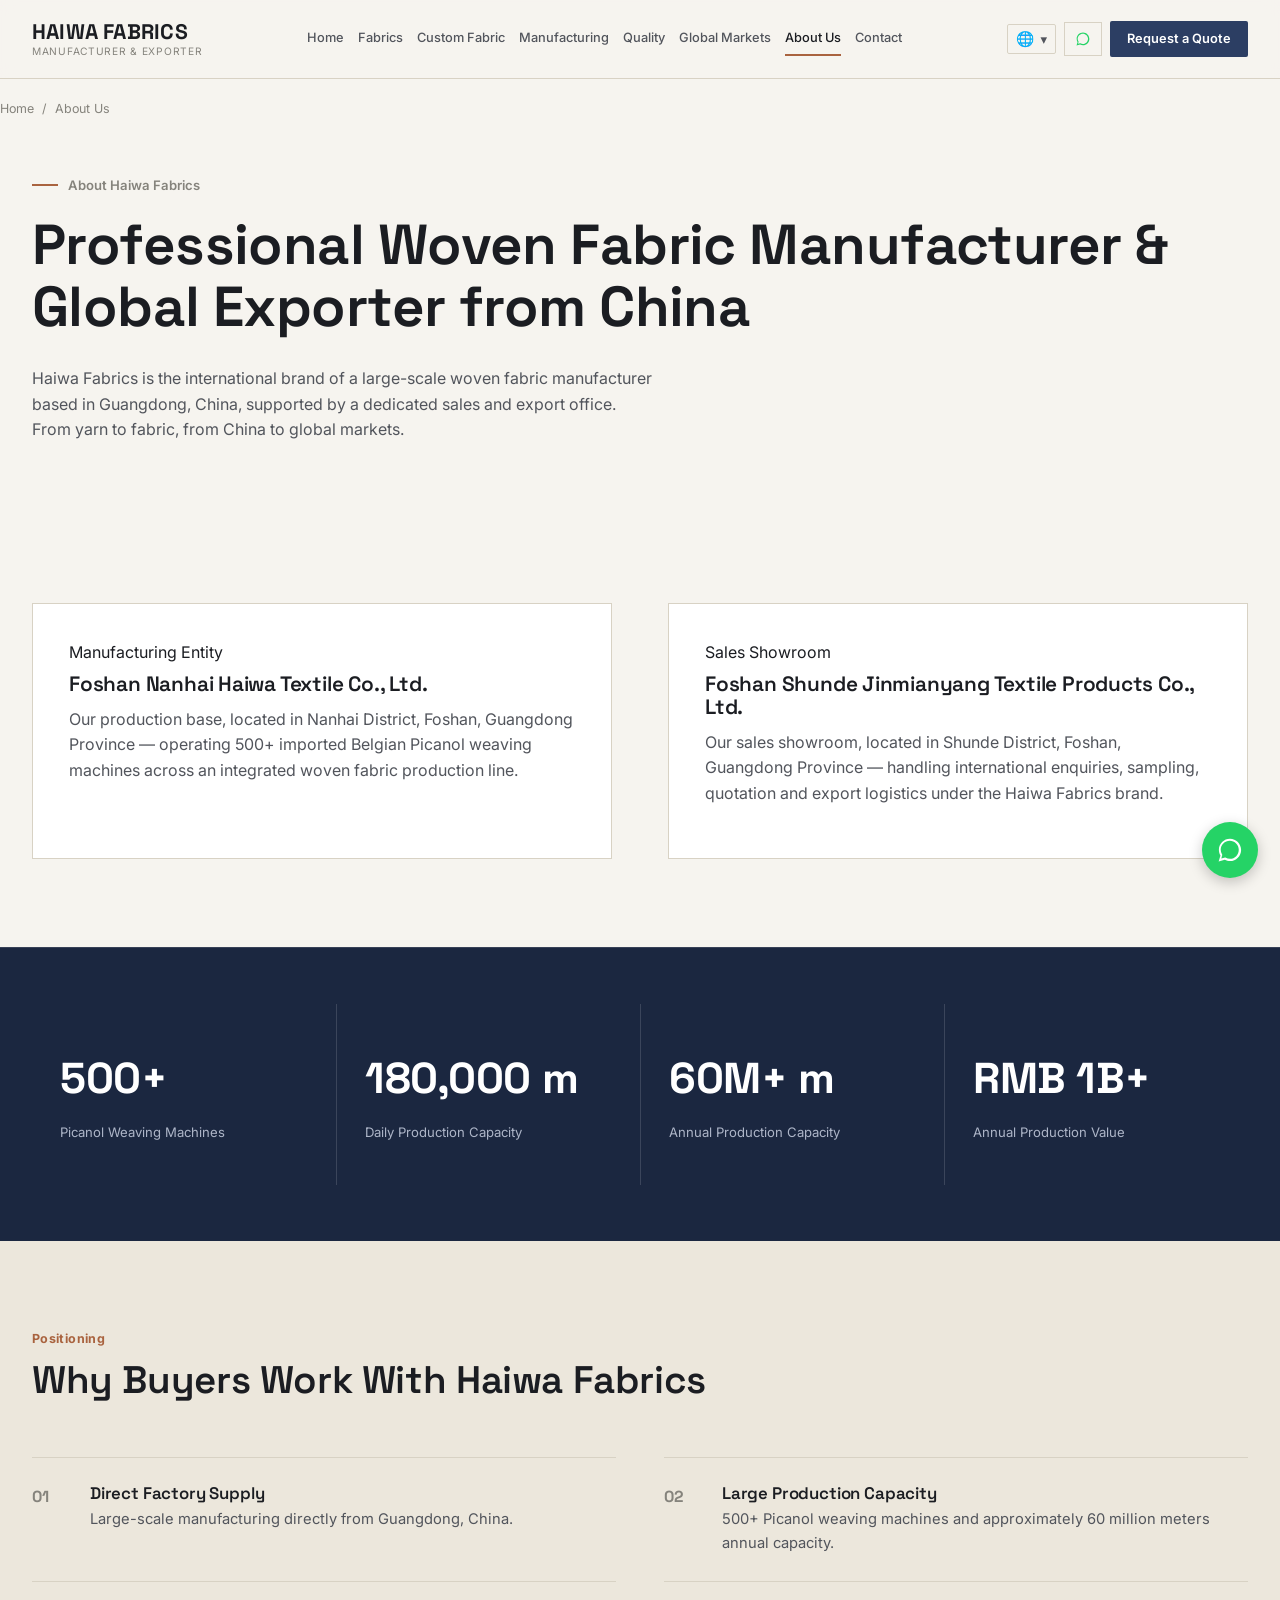
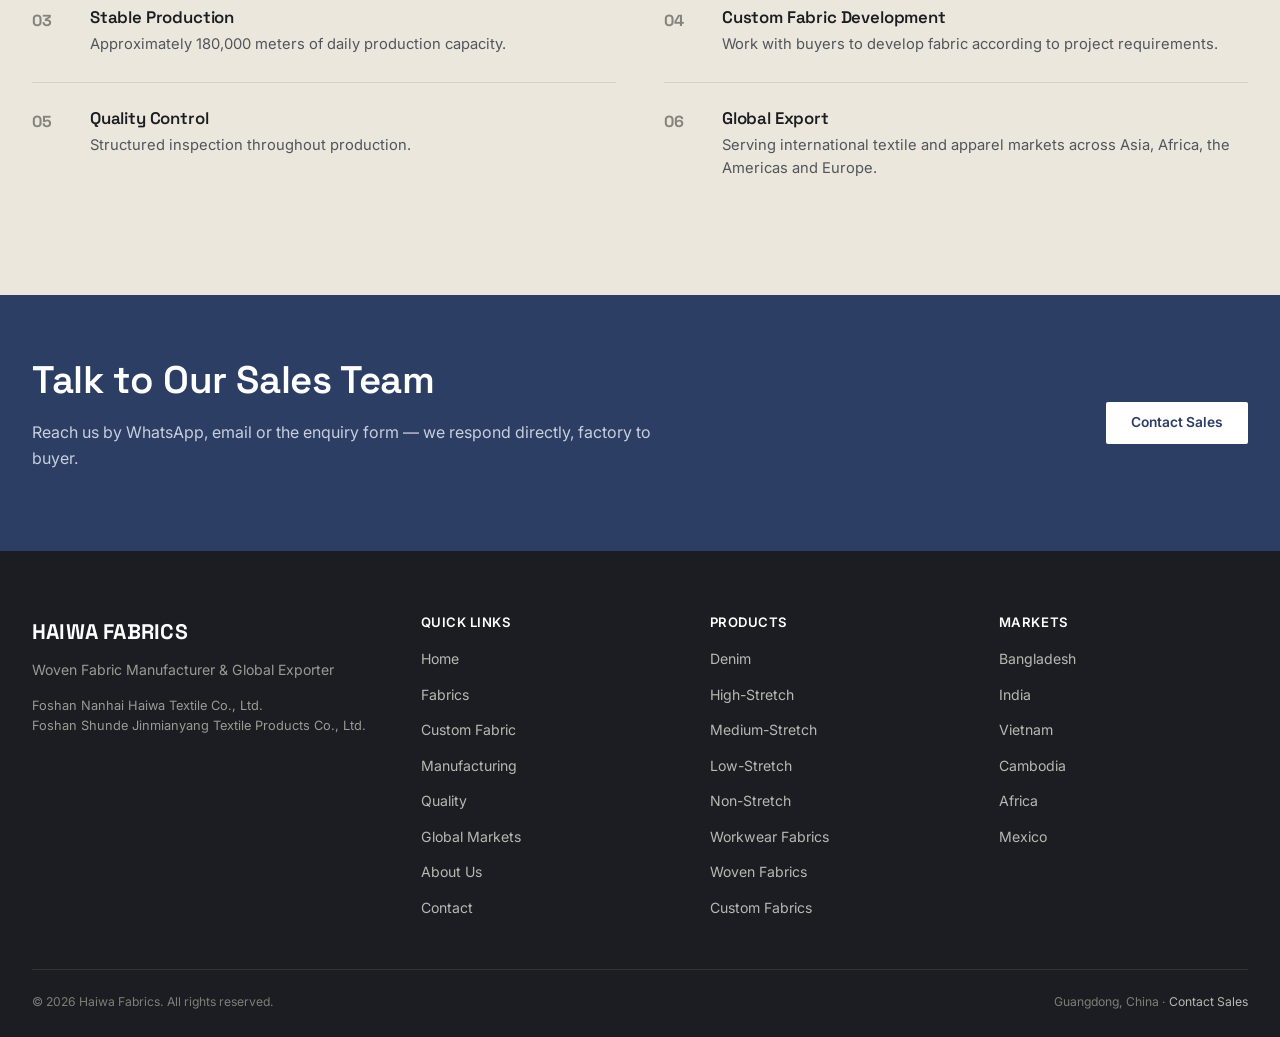
<file: about.html>
<!doctype html>
<html lang="en" dir="ltr">
<head>
<meta charset="UTF-8">
<meta name="viewport" content="width=device-width, initial-scale=1">
<title>About Haiwa Fabrics | Woven Fabric Manufacturer, Guangdong, China</title>
<meta name="description" content="Haiwa Fabrics is a large-scale woven fabric manufacturer and exporter based in Guangdong, China, operating 500+ Picanol weaving machines with a sales office in Shunde, Foshan.">
<link rel="canonical" href="https://www.haiwafabrics.com/about">
<link rel="preconnect" href="https://fonts.googleapis.com">
<link rel="preconnect" href="https://fonts.gstatic.com" crossorigin>
<link href="https://fonts.googleapis.com/css2?family=Space+Grotesk:wght@500;600;700&family=Inter:wght@400;500;600;700&display=swap" rel="stylesheet">
<link rel="stylesheet" href="css/style.css">
</head>
<body>

<header class="site-header">
  <div class="container header-row">
    <a href="index.html" class="brand"><span class="brand-mark">HAIWA FABRICS</span><span class="brand-sub" data-i18n="brand.subLine">Manufacturer &amp; Exporter</span></a>
    <nav class="main-nav" aria-label="Primary">
      <a href="index.html" data-i18n="nav.home">Home</a><a href="fabrics.html" data-i18n="nav.fabrics">Fabrics</a><a href="custom-fabric.html" data-i18n="nav.custom">Custom Fabric</a>
      <a href="manufacturing.html" data-i18n="nav.manufacturing">Manufacturing</a><a href="quality.html" data-i18n="nav.quality">Quality</a><a href="global-markets.html" data-i18n="nav.markets">Global Markets</a>
      <a href="about.html" class="active" data-i18n="nav.about">About Us</a><a href="contact.html" data-i18n="nav.contact">Contact</a>
    </nav>
    <div class="header-actions">
      <div class="lang-switch"><button type="button" class="lang-toggle-btn" aria-haspopup="true"><span class="lang-globe" aria-hidden="true">🌐</span><span class="lang-current">English</span> ▾</button>
        <div class="lang-menu" role="menu"><button type="button" data-lang="en" aria-current="true">English</button><button type="button" data-lang="zh">中文</button></div>
      </div>
      <a class="wa-link" href="https://wa.me/8613800000000" target="_blank" rel="noopener"><svg viewBox="0 0 32 32" fill="#25D366"><path d="M16 3C9 3 3.3 8.7 3.3 15.7c0 2.4.6 4.6 1.8 6.6L3 29l7-1.9c1.9 1 4 1.6 6 1.6 7 0 12.7-5.7 12.7-12.7C28.7 8.7 23 3 16 3zm0 23.1c-1.9 0-3.7-.5-5.3-1.4l-.4-.2-4.2 1.1 1.1-4.1-.2-.4a10.3 10.3 0 0 1-1.6-5.5c0-5.7 4.6-10.3 10.3-10.3s10.3 4.6 10.3 10.3S21.7 26.1 16 26.1z"/></svg><span class="wa-text" data-i18n="header.whatsapp">WhatsApp</span></a>
      <a href="contact.html" class="btn btn-primary header-cta" data-i18n="cta.quote">Request a Quote</a>
    </div>
    <button class="menu-toggle" aria-label="Open menu"><span></span><span></span><span></span></button>
  </div>
</header>

<div class="mobile-drawer">
  <div class="drawer-top"><span class="brand-mark">HAIWA</span><button class="drawer-close" aria-label="Close menu">&times;</button></div>
  <nav><a href="index.html" data-i18n="nav.home">Home</a><a href="fabrics.html" data-i18n="nav.fabrics">Fabrics</a><a href="custom-fabric.html" data-i18n="nav.custom">Custom Fabric</a><a href="manufacturing.html" data-i18n="nav.manufacturing">Manufacturing</a><a href="quality.html" data-i18n="nav.quality">Quality</a><a href="global-markets.html" data-i18n="nav.markets">Global Markets</a><a href="about.html" data-i18n="nav.about">About Us</a><a href="contact.html" data-i18n="nav.contact">Contact</a></nav>
  <div class="drawer-actions"><a href="contact.html" class="btn btn-primary btn-block" data-i18n="cta.quote">Request a Quote</a><a href="https://wa.me/8613800000000" class="btn btn-outline btn-block" target="_blank" rel="noopener" data-i18n="cta.whatsappUs">WhatsApp Us</a></div>
</div>

<main>
  <div class="container breadcrumb"><a href="index.html" data-i18n="nav.home">Home</a><span class="sep">/</span><span data-i18n="nav.about">About Us</span></div>

  <section class="tight">
    <div class="container">
      <span class="hero-eyebrow" data-i18n="about.hero.eyebrow">About Haiwa Fabrics</span>
      <h1 data-i18n="about.hero.title">Professional Woven Fabric Manufacturer &amp; Global Exporter from China</h1>
      <p class="lede" data-i18n="about.heroLede">Haiwa Fabrics is the international brand of a large-scale woven fabric manufacturer based in Guangdong, China, supported by a dedicated sales and export office. From yarn to fabric, from China to global markets.</p>
    </div>
  </section>

  <section>
    <div class="container" style="display:grid; grid-template-columns:1fr 1fr; gap:56px;">
      <div class="form-panel">
        <span class="tag" data-i18n="entity.manufacturingTag">Manufacturing Entity</span>
        <h3 style="margin-top:8px;" data-i18n="entity.factoryName">佛山市南海区海娃纺织有限公司</h3>
        <p data-i18n="entity.factoryDesc">Our production base, located in Nanhai District, Foshan, Guangdong Province — operating 500+ imported Belgian Picanol weaving machines across an integrated woven fabric production line.</p>
      </div>
      <div class="form-panel">
        <span class="tag" data-i18n="entity.salesTag">Sales Showroom</span>
        <h3 style="margin-top:8px;" data-i18n="entity.salesName">佛山市顺德区金棉洋纺织品有限公司</h3>
        <p data-i18n="entity.salesDesc">Our sales showroom, located in Shunde District, Foshan, Guangdong Province — handling international enquiries, sampling, quotation and export logistics under the Haiwa Fabrics brand.</p>
      </div>
    </div>
  </section>

  <section class="stats-strip tight">
    <div class="container">
      <div class="stats-row">
        <div class="stat-cell"><span class="stat-num">500+</span><span class="stat-label" data-i18n="stats.machines">Picanol Weaving Machines</span></div>
        <div class="stat-cell"><span class="stat-num">180,000 m</span><span class="stat-label" data-i18n="stats.daily">Daily Production Capacity</span></div>
        <div class="stat-cell"><span class="stat-num">60M+ m</span><span class="stat-label" data-i18n="stats.annual">Annual Production Capacity</span></div>
        <div class="stat-cell"><span class="stat-num">RMB 1B+</span><span class="stat-label" data-i18n="stats.value">Annual Production Value</span></div>
      </div>
    </div>
  </section>

  <section class="section-alt">
    <div class="container">
      <div class="section-head"><div><span class="tag" data-i18n="about.whyTag">Positioning</span><h2 data-i18n="about.whyTitle">Why Buyers Work With Haiwa Fabrics</h2></div></div>
      <div class="reason-list">
        <div class="reason-item"><span class="reason-num">01</span><div><h3 data-i18n="reason.directSupply.title">Direct Factory Supply</h3><p data-i18n="about.reason.directSupply.desc">Large-scale manufacturing directly from Guangdong, China.</p></div></div>
        <div class="reason-item"><span class="reason-num">02</span><div><h3 data-i18n="reason.largeCapacity.title">Large Production Capacity</h3><p data-i18n="about.reason.largeCapacity.desc">500+ Picanol weaving machines and approximately 60 million meters annual capacity.</p></div></div>
        <div class="reason-item"><span class="reason-num">03</span><div><h3 data-i18n="reason.stableProduction.title">Stable Production</h3><p data-i18n="about.reason.stableProduction.desc">Approximately 180,000 meters of daily production capacity.</p></div></div>
        <div class="reason-item"><span class="reason-num">04</span><div><h3 data-i18n="reason.customDev.title">Custom Fabric Development</h3><p data-i18n="about.reason.customDev.desc">Work with buyers to develop fabric according to project requirements.</p></div></div>
        <div class="reason-item"><span class="reason-num">05</span><div><h3 data-i18n="reason.qualityControl.title">Quality Control</h3><p data-i18n="about.reason.qualityControl.desc">Structured inspection throughout production.</p></div></div>
        <div class="reason-item"><span class="reason-num">06</span><div><h3 data-i18n="reason.globalExport.title">Global Export</h3><p data-i18n="about.reason.globalExport.desc">Serving international textile and apparel markets across Asia, Africa, the Americas and Europe.</p></div></div>
      </div>
    </div>
  </section>

  <section class="cta-band">
    <div class="container cta-band-row">
      <div><h2 data-i18n="about.cta.title">Talk to Our Sales Team</h2><p data-i18n="about.cta.lede">Reach us by WhatsApp, email or the enquiry form — we respond directly, factory to buyer.</p></div>
      <a href="contact.html" class="btn" style="background:#fff; color:var(--indigo);" data-i18n="cta.contactSales">Contact Sales</a>
    </div>
  </section>
</main>

<footer class="site-footer">
  <div class="container">
    <div class="footer-grid">
      <div><span class="brand-mark">HAIWA FABRICS</span><p style="margin-top:10px;"><span data-i18n="footer.tagline">Woven Fabric Manufacturer &amp; Global Exporter</span></p><p style="font-size:.8rem;"><span data-i18n="entity.factoryName">佛山市南海区海娃纺织有限公司</span><br><span data-i18n="entity.salesName">佛山市顺德区金棉洋纺织品有限公司</span></p></div>
      <div class="footer-col"><h4 data-i18n="footer.quicklinks">Quick Links</h4><ul><li><a href="index.html" data-i18n="nav.home">Home</a></li><li><a href="fabrics.html" data-i18n="nav.fabrics">Fabrics</a></li><li><a href="custom-fabric.html" data-i18n="nav.custom">Custom Fabric</a></li><li><a href="manufacturing.html" data-i18n="nav.manufacturing">Manufacturing</a></li><li><a href="quality.html" data-i18n="nav.quality">Quality</a></li><li><a href="global-markets.html" data-i18n="nav.markets">Global Markets</a></li><li><a href="about.html" data-i18n="nav.about">About Us</a></li><li><a href="contact.html" data-i18n="nav.contact">Contact</a></li></ul></div>
      <div class="footer-col"><h4 data-i18n="footer.products">Products</h4><ul><li><a href="denim-fabrics.html" data-i18n="footer.denim">Denim</a></li><li><a href="fabrics.html#high-stretch" data-i18n="footer.highStretchShort">High-Stretch</a></li><li><a href="fabrics.html#medium-stretch" data-i18n="footer.mediumStretchShort">Medium-Stretch</a></li><li><a href="fabrics.html#low-stretch" data-i18n="footer.lowStretchShort">Low-Stretch</a></li><li><a href="fabrics.html#non-stretch" data-i18n="footer.nonStretchShort">Non-Stretch</a></li><li><a href="fabrics.html#workwear" data-i18n="footer.workwearFabrics">Workwear Fabrics</a></li><li><a href="fabrics.html" data-i18n="footer.wovenFabrics">Woven Fabrics</a></li><li><a href="custom-fabric.html" data-i18n="footer.customFabrics">Custom Fabrics</a></li></ul></div>
      <div class="footer-col"><h4 data-i18n="footer.markets">Markets</h4><ul><li><a href="global-markets.html" data-i18n="country.bangladesh">Bangladesh</a></li><li><a href="global-markets.html" data-i18n="country.india">India</a></li><li><a href="global-markets.html" data-i18n="country.vietnam">Vietnam</a></li><li><a href="global-markets.html" data-i18n="country.cambodia">Cambodia</a></li><li><a href="global-markets.html" data-i18n="country.africaShort">Africa</a></li><li><a href="global-markets.html" data-i18n="country.mexico">Mexico</a></li></ul></div>
    </div>
    <div class="footer-bottom"><span data-i18n="footer.copyright">© 2026 Haiwa Fabrics. All rights reserved.</span><span><span data-i18n="location.guangdong">Guangdong, China</span> · <a href="contact.html" style="color:#B8B8B2;" data-i18n="cta.contactSales">Contact Sales</a></span></div>
  </div>
</footer>

<a href="https://wa.me/8613800000000" class="float-wa" target="_blank" rel="noopener" aria-label="Chat on WhatsApp"><svg viewBox="0 0 32 32" fill="#fff"><path d="M16 3C9 3 3.3 8.7 3.3 15.7c0 2.4.6 4.6 1.8 6.6L3 29l7-1.9c1.9 1 4 1.6 6 1.6 7 0 12.7-5.7 12.7-12.7C28.7 8.7 23 3 16 3zm0 23.1c-1.9 0-3.7-.5-5.3-1.4l-.4-.2-4.2 1.1 1.1-4.1-.2-.4a10.3 10.3 0 0 1-1.6-5.5c0-5.7 4.6-10.3 10.3-10.3s10.3 4.6 10.3 10.3S21.7 26.1 16 26.1z"/></svg></a>
<div class="sticky-mobile-cta"><a href="contact.html" class="btn btn-primary" data-i18n="cta.quote">Request a Quote</a><a href="https://wa.me/8613800000000" class="btn btn-outline" target="_blank" rel="noopener" data-i18n="header.whatsapp">WhatsApp</a></div>

<script src="i18n/translations.js"></script>
<script src="js/main.js"></script>
</body>
</html>
</file>
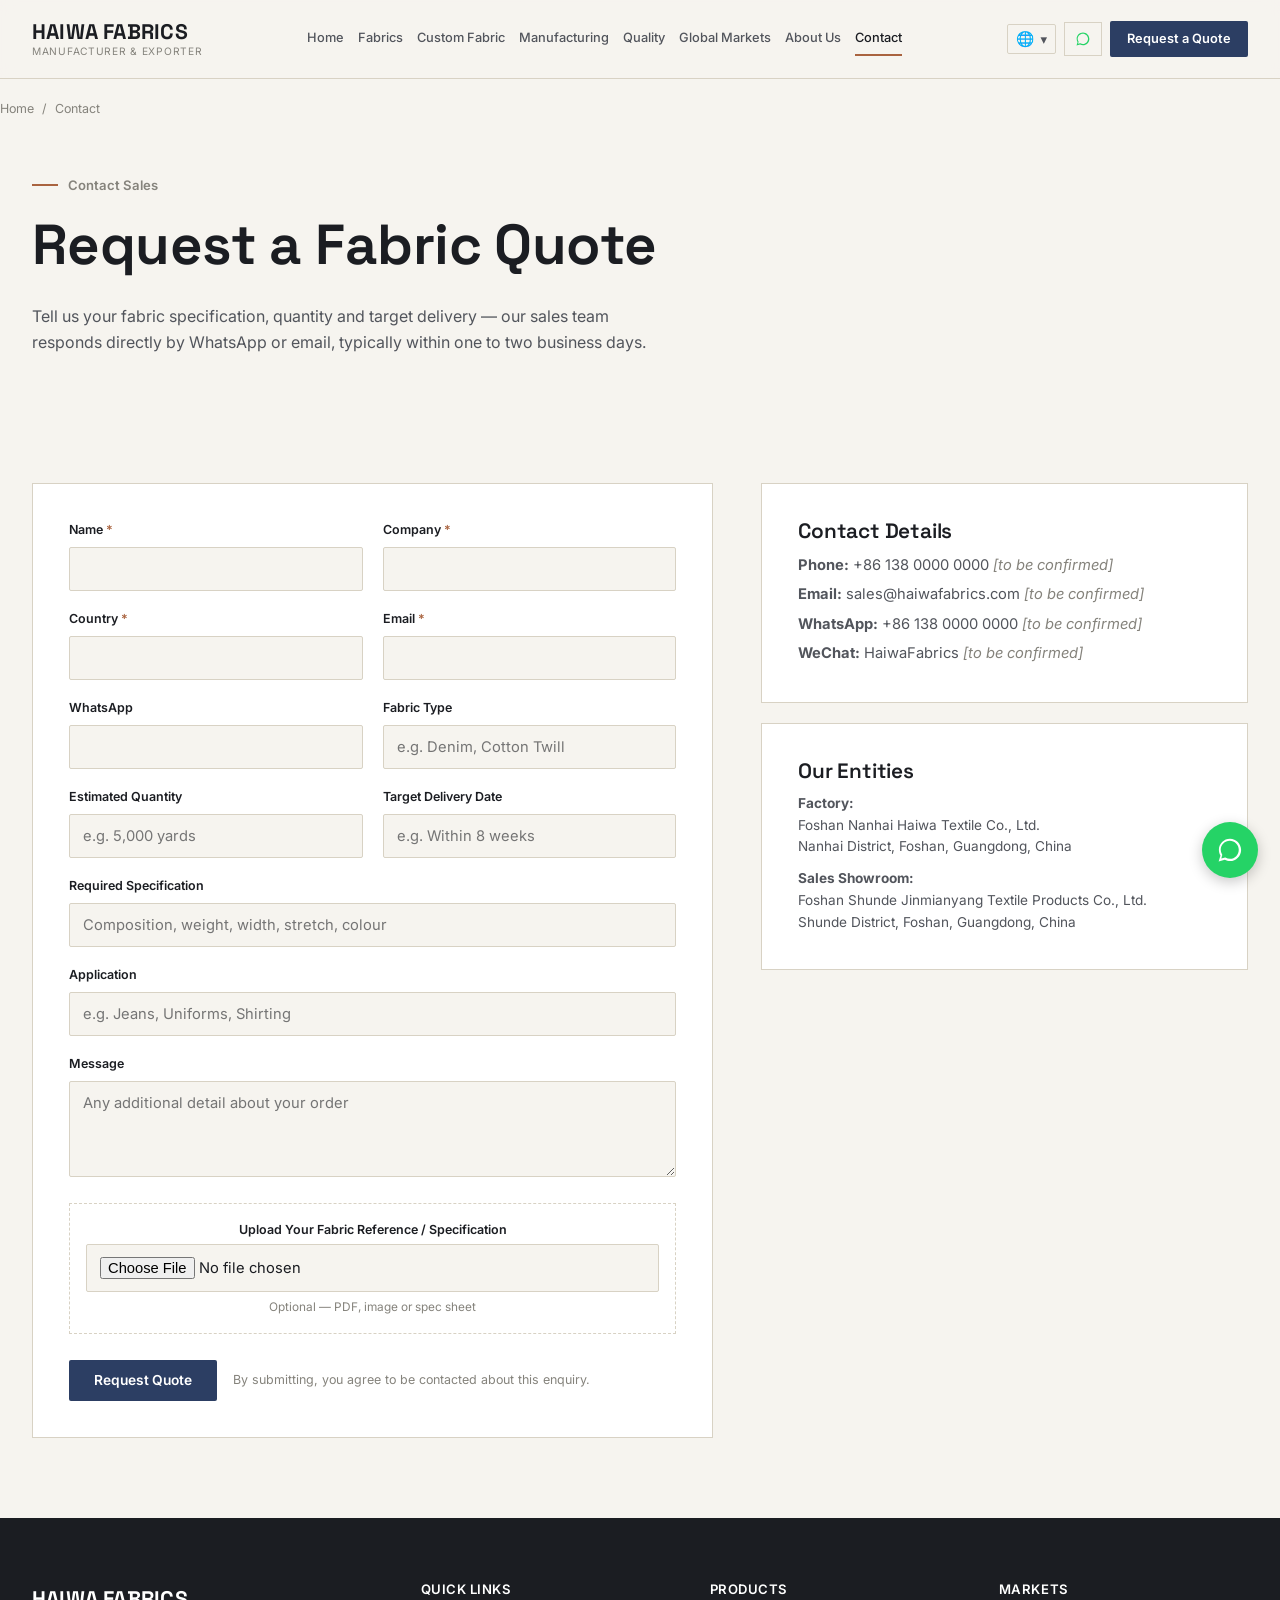
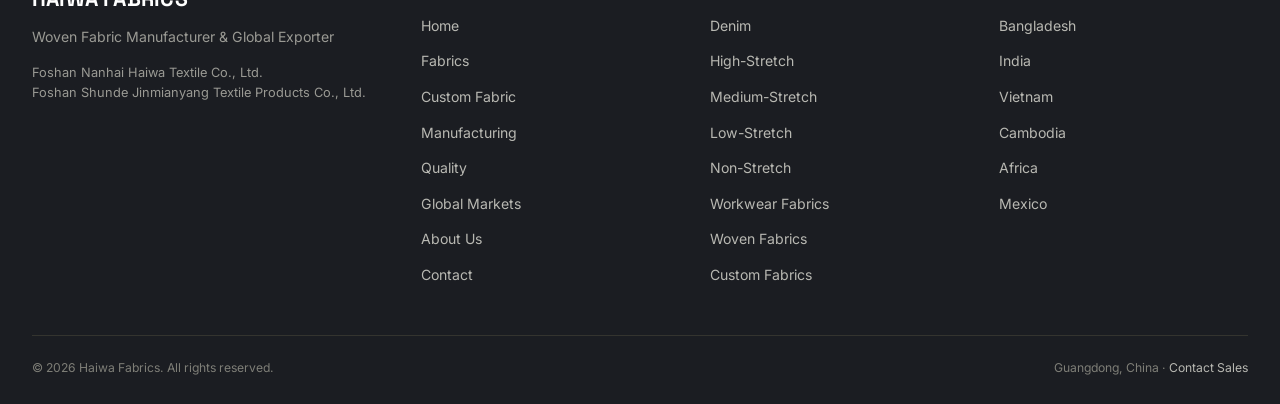
<file: contact.html>
<!doctype html>
<html lang="en" dir="ltr">
<head>
<meta charset="UTF-8">
<meta name="viewport" content="width=device-width, initial-scale=1">
<title>Contact &amp; Request a Fabric Quote | Haiwa Fabrics, China</title>
<meta name="description" content="Contact Haiwa Fabrics for a woven fabric quote or sample. Reach our sales team by WhatsApp, email or the quotation form — direct from the manufacturer in Guangdong, China.">
<link rel="canonical" href="https://www.haiwafabrics.com/contact">
<link rel="preconnect" href="https://fonts.googleapis.com">
<link rel="preconnect" href="https://fonts.gstatic.com" crossorigin>
<link href="https://fonts.googleapis.com/css2?family=Space+Grotesk:wght@500;600;700&family=Inter:wght@400;500;600;700&display=swap" rel="stylesheet">
<link rel="stylesheet" href="css/style.css">
</head>
<body>

<header class="site-header">
  <div class="container header-row">
    <a href="index.html" class="brand"><span class="brand-mark">HAIWA FABRICS</span><span class="brand-sub" data-i18n="brand.subLine">Manufacturer &amp; Exporter</span></a>
    <nav class="main-nav" aria-label="Primary">
      <a href="index.html" data-i18n="nav.home">Home</a><a href="fabrics.html" data-i18n="nav.fabrics">Fabrics</a><a href="custom-fabric.html" data-i18n="nav.custom">Custom Fabric</a>
      <a href="manufacturing.html" data-i18n="nav.manufacturing">Manufacturing</a><a href="quality.html" data-i18n="nav.quality">Quality</a><a href="global-markets.html" data-i18n="nav.markets">Global Markets</a>
      <a href="about.html" data-i18n="nav.about">About Us</a><a href="contact.html" class="active" data-i18n="nav.contact">Contact</a>
    </nav>
    <div class="header-actions">
      <div class="lang-switch"><button type="button" class="lang-toggle-btn" aria-haspopup="true"><span class="lang-globe" aria-hidden="true">🌐</span><span class="lang-current">English</span> ▾</button>
        <div class="lang-menu" role="menu"><button type="button" data-lang="en" aria-current="true">English</button><button type="button" data-lang="zh">中文</button></div>
      </div>
      <a class="wa-link" href="https://wa.me/8613800000000" target="_blank" rel="noopener"><svg viewBox="0 0 32 32" fill="#25D366"><path d="M16 3C9 3 3.3 8.7 3.3 15.7c0 2.4.6 4.6 1.8 6.6L3 29l7-1.9c1.9 1 4 1.6 6 1.6 7 0 12.7-5.7 12.7-12.7C28.7 8.7 23 3 16 3zm0 23.1c-1.9 0-3.7-.5-5.3-1.4l-.4-.2-4.2 1.1 1.1-4.1-.2-.4a10.3 10.3 0 0 1-1.6-5.5c0-5.7 4.6-10.3 10.3-10.3s10.3 4.6 10.3 10.3S21.7 26.1 16 26.1z"/></svg><span class="wa-text" data-i18n="header.whatsapp">WhatsApp</span></a>
      <a href="contact.html" class="btn btn-primary header-cta" data-i18n="cta.quote">Request a Quote</a>
    </div>
    <button class="menu-toggle" aria-label="Open menu"><span></span><span></span><span></span></button>
  </div>
</header>

<div class="mobile-drawer">
  <div class="drawer-top"><span class="brand-mark">HAIWA</span><button class="drawer-close" aria-label="Close menu">&times;</button></div>
  <nav><a href="index.html" data-i18n="nav.home">Home</a><a href="fabrics.html" data-i18n="nav.fabrics">Fabrics</a><a href="custom-fabric.html" data-i18n="nav.custom">Custom Fabric</a><a href="manufacturing.html" data-i18n="nav.manufacturing">Manufacturing</a><a href="quality.html" data-i18n="nav.quality">Quality</a><a href="global-markets.html" data-i18n="nav.markets">Global Markets</a><a href="about.html" data-i18n="nav.about">About Us</a><a href="contact.html" data-i18n="nav.contact">Contact</a></nav>
  <div class="drawer-actions"><a href="contact.html" class="btn btn-primary btn-block" data-i18n="cta.quote">Request a Quote</a><a href="https://wa.me/8613800000000" class="btn btn-outline btn-block" target="_blank" rel="noopener" data-i18n="cta.whatsappUs">WhatsApp Us</a></div>
</div>

<main>
  <div class="container breadcrumb"><a href="index.html" data-i18n="nav.home">Home</a><span class="sep">/</span><span data-i18n="nav.contact">Contact</span></div>

  <section class="tight">
    <div class="container">
      <span class="hero-eyebrow" data-i18n="cta.contactSales">Contact Sales</span>
      <h1 data-i18n="page.requestQuoteTitle">Request a Fabric Quote</h1>
      <p class="lede" data-i18n="page.requestQuoteLede">Tell us your fabric specification, quantity and target delivery — our sales team responds directly by WhatsApp or email, typically within one to two business days.</p>
    </div>
  </section>

  <section class="tight">
    <div class="container" style="display:grid; grid-template-columns: 1.4fr 1fr; gap:48px; align-items:start;">

      <form class="form-panel" data-lead-form data-success-target="#quoteSuccess">
        <div class="form-grid">
          <div class="field"><label><span data-i18n="form.name">Name</span> <span class="req">*</span></label><input type="text" name="name" required></div>
          <div class="field"><label><span data-i18n="form.company">Company</span> <span class="req">*</span></label><input type="text" name="company" required></div>
          <div class="field"><label><span data-i18n="form.country">Country</span> <span class="req">*</span></label><input type="text" name="country" required></div>
          <div class="field"><label><span data-i18n="form.email">Email</span> <span class="req">*</span></label><input type="email" name="email" required></div>
          <div class="field"><label data-i18n="form.whatsapp">WhatsApp</label><input type="tel" name="whatsapp"></div>
          <div class="field"><label data-i18n="form.fabricType">Fabric Type</label><input type="text" name="fabricType" data-i18n-ph="ph.fabricType" placeholder="e.g. Denim, Cotton Twill"></div>
          <div class="field"><label data-i18n="form.estimatedQuantity">Estimated Quantity</label><input type="text" name="quantity" data-i18n-ph="ph.estimatedQuantity" placeholder="e.g. 5,000 yards"></div>
          <div class="field"><label data-i18n="form.targetDeliveryDate">Target Delivery Date</label><input type="text" name="deliveryDate" data-i18n-ph="ph.targetDeliveryDate" placeholder="e.g. Within 8 weeks"></div>
          <div class="field full"><label data-i18n="form.requiredSpec">Required Specification</label><input type="text" name="spec" data-i18n-ph="ph.requiredSpecContact" placeholder="Composition, weight, width, stretch, colour"></div>
          <div class="field full"><label data-i18n="form.application">Application</label><input type="text" name="application" data-i18n-ph="ph.applicationContact" placeholder="e.g. Jeans, Uniforms, Shirting"></div>
          <div class="field full"><label data-i18n="form.message">Message</label><textarea name="message" data-i18n-ph="ph.messageContact" placeholder="Any additional detail about your order"></textarea></div>
          <div class="field full file"><label style="margin-bottom:4px;" data-i18n="form.uploadLabel">Upload Your Fabric Reference / Specification</label><input type="file" name="reference"><div class="hint" data-i18n="form.uploadHintOptional">Optional — PDF, image or spec sheet</div></div>
        </div>
        <div class="form-submit-row">
          <button type="submit" class="btn btn-primary" data-i18n="cta.submitQuote">Request Quote</button>
          <span class="form-note" data-i18n="form.consentNote">By submitting, you agree to be contacted about this enquiry.</span>
        </div>
      </form>

      <div>
        <div class="form-panel" style="margin-bottom:20px;">
          <h3 data-i18n="page.contactDetails">Contact Details</h3>
          <p style="font-size:.92rem; margin-bottom:6px;"><b><span data-i18n="contact.phoneLabel">Phone</span>:</b> +86 138 0000 0000 <span class="tbc" data-i18n="contact.tbc">[to be confirmed]</span></p>
          <p style="font-size:.92rem; margin-bottom:6px;"><b><span data-i18n="contact.emailLabel">Email</span>:</b> sales@haiwafabrics.com <span class="tbc" data-i18n="contact.tbc">[to be confirmed]</span></p>
          <p style="font-size:.92rem; margin-bottom:6px;"><b><span data-i18n="contact.whatsappLabel">WhatsApp</span>:</b> +86 138 0000 0000 <span class="tbc" data-i18n="contact.tbc">[to be confirmed]</span></p>
          <p style="font-size:.92rem; margin-bottom:0;"><b><span data-i18n="contact.wechatLabel">WeChat</span>:</b> HaiwaFabrics <span class="tbc" data-i18n="contact.tbc">[to be confirmed]</span></p>
        </div>
        <div class="form-panel">
          <h3 data-i18n="page.ourEntities">Our Entities</h3>
          <p style="font-size:.85rem; margin-bottom:10px;"><b><span data-i18n="entity.factoryLabel">Factory</span>:</b><br><span data-i18n="entity.factoryName">佛山市南海区海娃纺织有限公司</span><br><span data-i18n="entity.nanhaiLine">Nanhai District, Foshan, Guangdong, China</span></p>
          <p style="font-size:.85rem; margin-bottom:0;"><b><span data-i18n="entity.salesTag">Sales Showroom</span>:</b><br><span data-i18n="entity.salesName">佛山市顺德区金棉洋纺织品有限公司</span><br><span data-i18n="entity.shundeLine">Shunde District, Foshan, Guangdong, China</span></p>
        </div>
      </div>

    </div>

    <div class="container" style="max-width:900px; margin-top:24px;">
      <div class="form-success" id="quoteSuccess">
        <h3 data-i18n="success.quoteTitle">Quote Request Received</h3>
        <p data-i18n="success.quoteBody">Thank you for contacting Haiwa Fabrics. Our sales team has received your request and will respond by email or WhatsApp, typically within one to two business days, with pricing and lead time based on your specification.</p>
      </div>
    </div>
  </section>
</main>

<footer class="site-footer">
  <div class="container">
    <div class="footer-grid">
      <div><span class="brand-mark">HAIWA FABRICS</span><p style="margin-top:10px;"><span data-i18n="footer.tagline">Woven Fabric Manufacturer &amp; Global Exporter</span></p><p style="font-size:.8rem;"><span data-i18n="entity.factoryName">佛山市南海区海娃纺织有限公司</span><br><span data-i18n="entity.salesName">佛山市顺德区金棉洋纺织品有限公司</span></p></div>
      <div class="footer-col"><h4 data-i18n="footer.quicklinks">Quick Links</h4><ul><li><a href="index.html" data-i18n="nav.home">Home</a></li><li><a href="fabrics.html" data-i18n="nav.fabrics">Fabrics</a></li><li><a href="custom-fabric.html" data-i18n="nav.custom">Custom Fabric</a></li><li><a href="manufacturing.html" data-i18n="nav.manufacturing">Manufacturing</a></li><li><a href="quality.html" data-i18n="nav.quality">Quality</a></li><li><a href="global-markets.html" data-i18n="nav.markets">Global Markets</a></li><li><a href="about.html" data-i18n="nav.about">About Us</a></li><li><a href="contact.html" data-i18n="nav.contact">Contact</a></li></ul></div>
      <div class="footer-col"><h4 data-i18n="footer.products">Products</h4><ul><li><a href="denim-fabrics.html" data-i18n="footer.denim">Denim</a></li><li><a href="fabrics.html#high-stretch" data-i18n="footer.highStretchShort">High-Stretch</a></li><li><a href="fabrics.html#medium-stretch" data-i18n="footer.mediumStretchShort">Medium-Stretch</a></li><li><a href="fabrics.html#low-stretch" data-i18n="footer.lowStretchShort">Low-Stretch</a></li><li><a href="fabrics.html#non-stretch" data-i18n="footer.nonStretchShort">Non-Stretch</a></li><li><a href="fabrics.html#workwear" data-i18n="footer.workwearFabrics">Workwear Fabrics</a></li><li><a href="fabrics.html" data-i18n="footer.wovenFabrics">Woven Fabrics</a></li><li><a href="custom-fabric.html" data-i18n="footer.customFabrics">Custom Fabrics</a></li></ul></div>
      <div class="footer-col"><h4 data-i18n="footer.markets">Markets</h4><ul><li><a href="global-markets.html" data-i18n="country.bangladesh">Bangladesh</a></li><li><a href="global-markets.html" data-i18n="country.india">India</a></li><li><a href="global-markets.html" data-i18n="country.vietnam">Vietnam</a></li><li><a href="global-markets.html" data-i18n="country.cambodia">Cambodia</a></li><li><a href="global-markets.html" data-i18n="country.africaShort">Africa</a></li><li><a href="global-markets.html" data-i18n="country.mexico">Mexico</a></li></ul></div>
    </div>
    <div class="footer-bottom"><span data-i18n="footer.copyright">© 2026 Haiwa Fabrics. All rights reserved.</span><span><span data-i18n="location.guangdong">Guangdong, China</span> · <a href="contact.html" style="color:#B8B8B2;" data-i18n="cta.contactSales">Contact Sales</a></span></div>
  </div>
</footer>

<a href="https://wa.me/8613800000000" class="float-wa" target="_blank" rel="noopener" aria-label="Chat on WhatsApp"><svg viewBox="0 0 32 32" fill="#fff"><path d="M16 3C9 3 3.3 8.7 3.3 15.7c0 2.4.6 4.6 1.8 6.6L3 29l7-1.9c1.9 1 4 1.6 6 1.6 7 0 12.7-5.7 12.7-12.7C28.7 8.7 23 3 16 3zm0 23.1c-1.9 0-3.7-.5-5.3-1.4l-.4-.2-4.2 1.1 1.1-4.1-.2-.4a10.3 10.3 0 0 1-1.6-5.5c0-5.7 4.6-10.3 10.3-10.3s10.3 4.6 10.3 10.3S21.7 26.1 16 26.1z"/></svg></a>
<div class="sticky-mobile-cta"><a href="contact.html" class="btn btn-primary" data-i18n="cta.quote">Request a Quote</a><a href="https://wa.me/8613800000000" class="btn btn-outline" target="_blank" rel="noopener" data-i18n="header.whatsapp">WhatsApp</a></div>

<script src="i18n/translations.js"></script>
<script src="js/main.js"></script>
</body>
</html>
</file>
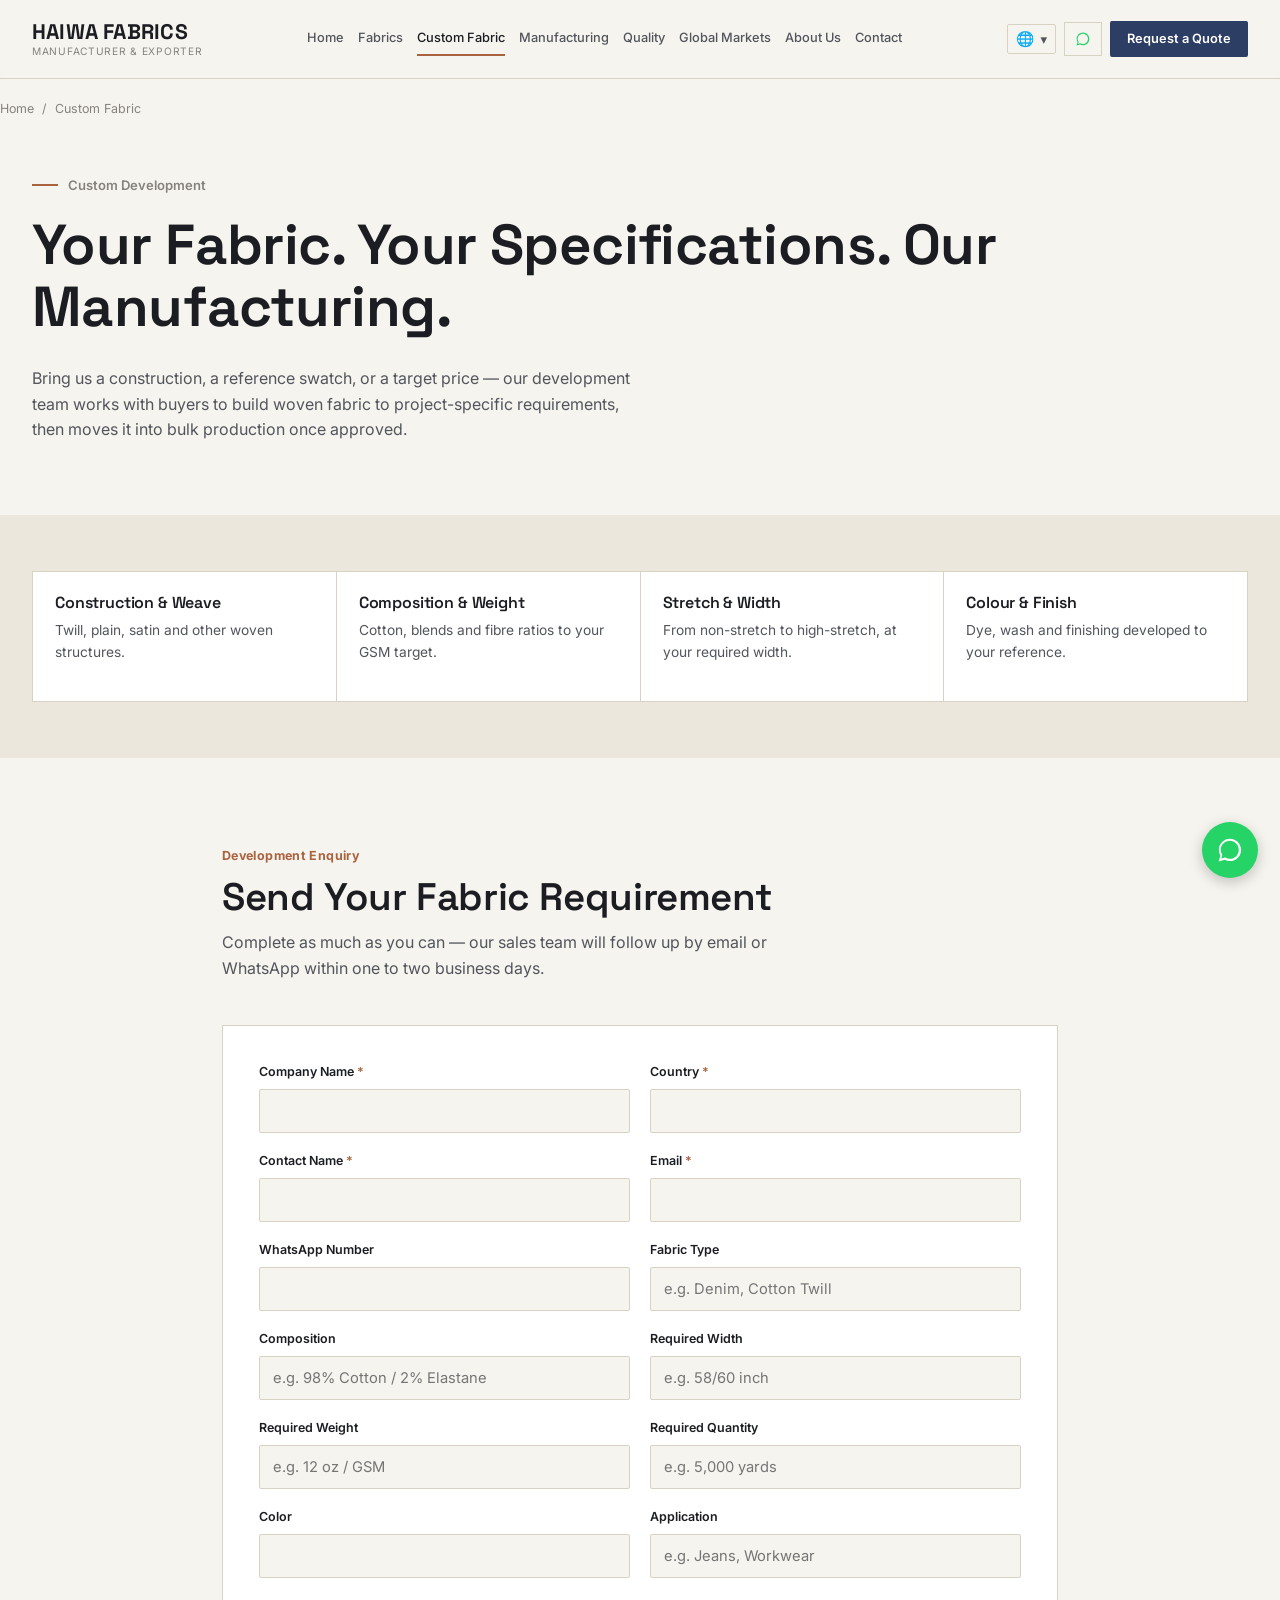
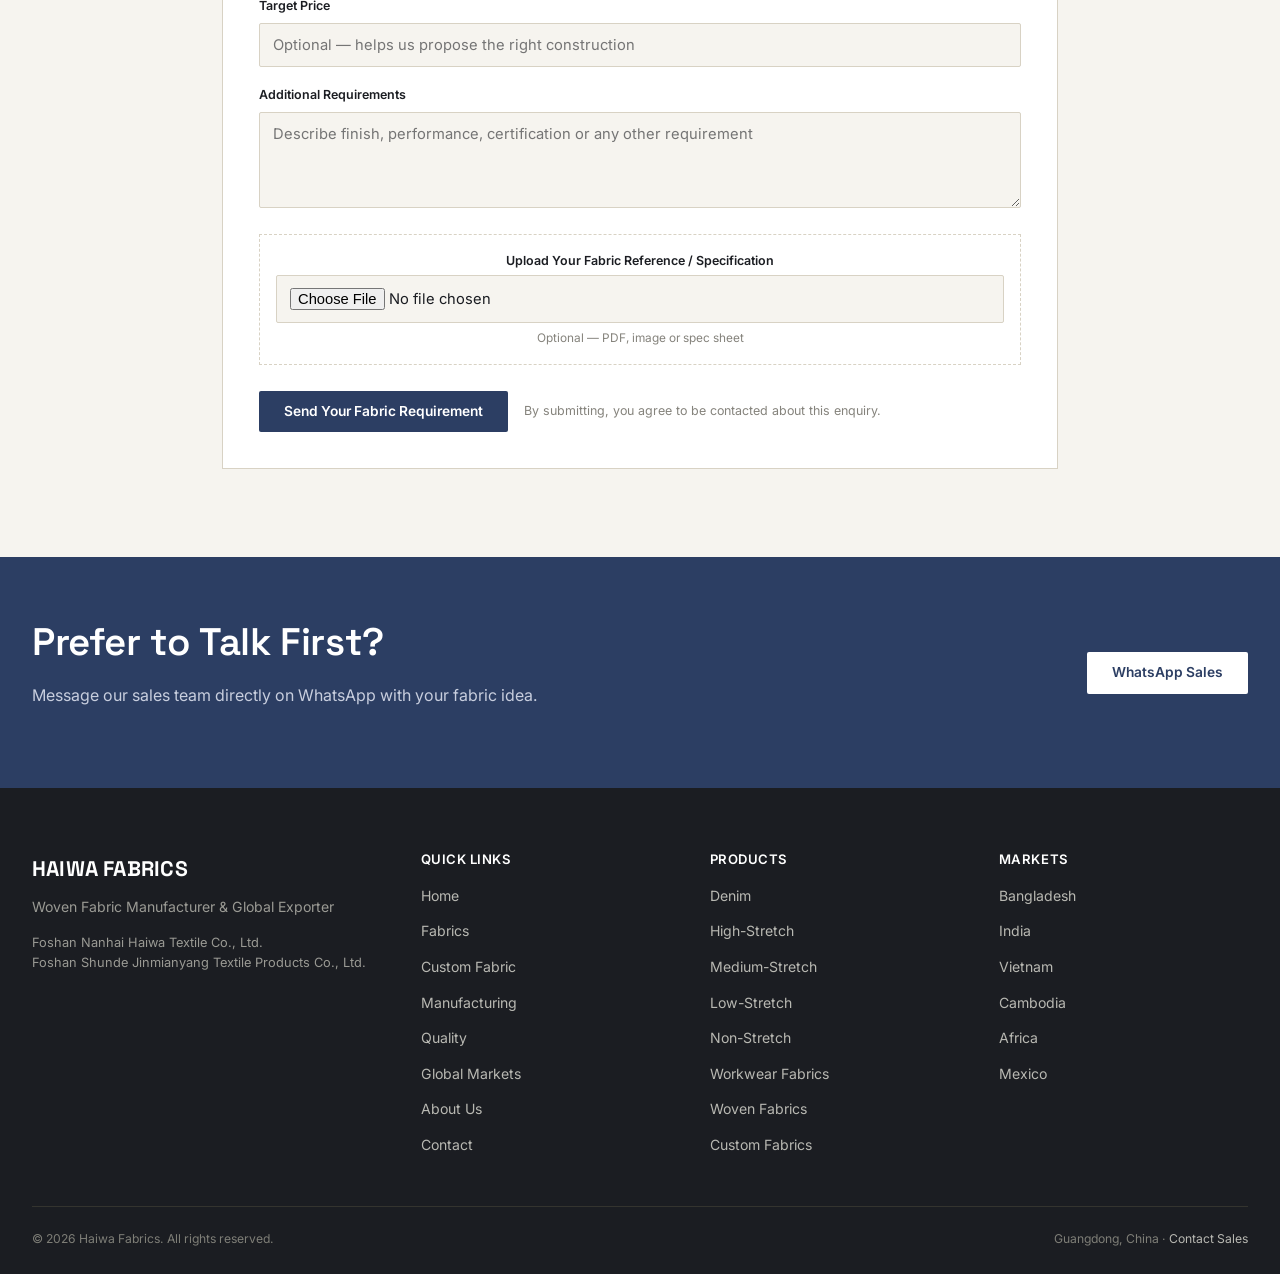
<file: custom-fabric.html>
<!doctype html>
<html lang="en" dir="ltr">
<head>
<meta charset="UTF-8">
<meta name="viewport" content="width=device-width, initial-scale=1">
<title>Custom Woven Fabric Development | Haiwa Fabrics, China</title>
<meta name="description" content="Custom woven fabric development from Haiwa Fabrics: your construction, composition, weight, width, stretch level, colour and finish, developed and produced at our Guangdong, China mill.">
<link rel="canonical" href="https://www.haiwafabrics.com/custom-fabric">
<link rel="preconnect" href="https://fonts.googleapis.com">
<link rel="preconnect" href="https://fonts.gstatic.com" crossorigin>
<link href="https://fonts.googleapis.com/css2?family=Space+Grotesk:wght@500;600;700&family=Inter:wght@400;500;600;700&display=swap" rel="stylesheet">
<link rel="stylesheet" href="css/style.css">
</head>
<body>

<header class="site-header">
  <div class="container header-row">
    <a href="index.html" class="brand"><span class="brand-mark">HAIWA FABRICS</span><span class="brand-sub" data-i18n="brand.subLine">Manufacturer &amp; Exporter</span></a>
    <nav class="main-nav" aria-label="Primary">
      <a href="index.html" data-i18n="nav.home">Home</a><a href="fabrics.html" data-i18n="nav.fabrics">Fabrics</a><a href="custom-fabric.html" class="active" data-i18n="nav.custom">Custom Fabric</a>
      <a href="manufacturing.html" data-i18n="nav.manufacturing">Manufacturing</a><a href="quality.html" data-i18n="nav.quality">Quality</a><a href="global-markets.html" data-i18n="nav.markets">Global Markets</a>
      <a href="about.html" data-i18n="nav.about">About Us</a><a href="contact.html" data-i18n="nav.contact">Contact</a>
    </nav>
    <div class="header-actions">
      <div class="lang-switch"><button type="button" class="lang-toggle-btn" aria-haspopup="true"><span class="lang-globe" aria-hidden="true">🌐</span><span class="lang-current">English</span> ▾</button>
        <div class="lang-menu" role="menu"><button type="button" data-lang="en" aria-current="true">English</button><button type="button" data-lang="zh">中文</button></div>
      </div>
      <a class="wa-link" href="https://wa.me/8613800000000" target="_blank" rel="noopener"><svg viewBox="0 0 32 32" fill="#25D366"><path d="M16 3C9 3 3.3 8.7 3.3 15.7c0 2.4.6 4.6 1.8 6.6L3 29l7-1.9c1.9 1 4 1.6 6 1.6 7 0 12.7-5.7 12.7-12.7C28.7 8.7 23 3 16 3zm0 23.1c-1.9 0-3.7-.5-5.3-1.4l-.4-.2-4.2 1.1 1.1-4.1-.2-.4a10.3 10.3 0 0 1-1.6-5.5c0-5.7 4.6-10.3 10.3-10.3s10.3 4.6 10.3 10.3S21.7 26.1 16 26.1z"/></svg><span class="wa-text" data-i18n="header.whatsapp">WhatsApp</span></a>
      <a href="contact.html" class="btn btn-primary header-cta" data-i18n="cta.quote">Request a Quote</a>
    </div>
    <button class="menu-toggle" aria-label="Open menu"><span></span><span></span><span></span></button>
  </div>
</header>

<div class="mobile-drawer">
  <div class="drawer-top"><span class="brand-mark">HAIWA</span><button class="drawer-close" aria-label="Close menu">&times;</button></div>
  <nav><a href="index.html" data-i18n="nav.home">Home</a><a href="fabrics.html" data-i18n="nav.fabrics">Fabrics</a><a href="custom-fabric.html" data-i18n="nav.custom">Custom Fabric</a><a href="manufacturing.html" data-i18n="nav.manufacturing">Manufacturing</a><a href="quality.html" data-i18n="nav.quality">Quality</a><a href="global-markets.html" data-i18n="nav.markets">Global Markets</a><a href="about.html" data-i18n="nav.about">About Us</a><a href="contact.html" data-i18n="nav.contact">Contact</a></nav>
  <div class="drawer-actions"><a href="contact.html" class="btn btn-primary btn-block" data-i18n="cta.quote">Request a Quote</a><a href="https://wa.me/8613800000000" class="btn btn-outline btn-block" target="_blank" rel="noopener" data-i18n="cta.whatsappUs">WhatsApp Us</a></div>
</div>

<main>
  <div class="container breadcrumb"><a href="index.html" data-i18n="nav.home">Home</a><span class="sep">/</span><span data-i18n="nav.custom">Custom Fabric</span></div>

  <section class="tight">
    <div class="container">
      <span class="hero-eyebrow" data-i18n="tag.customDev">Custom Development</span>
      <h1 data-i18n="custom.pageTitle">Your Fabric. Your Specifications. Our Manufacturing.</h1>
      <p class="lede" data-i18n="custom.heroLede">Bring us a construction, a reference swatch, or a target price — our development team works with buyers to build woven fabric to project-specific requirements, then moves it into bulk production once approved.</p>
    </div>
  </section>

  <section class="section-alt tight">
    <div class="container">
      <div class="grid-4">
        <div class="fabric-card"><div class="body"><h3 style="font-size:1rem;" data-i18n="custom.card1.title">Construction &amp; Weave</h3><p style="font-size:.86rem;" data-i18n="custom.card1.desc">Twill, plain, satin and other woven structures.</p></div></div>
        <div class="fabric-card"><div class="body"><h3 style="font-size:1rem;" data-i18n="custom.card2.title">Composition &amp; Weight</h3><p style="font-size:.86rem;" data-i18n="custom.card2.desc">Cotton, blends and fibre ratios to your GSM target.</p></div></div>
        <div class="fabric-card"><div class="body"><h3 style="font-size:1rem;" data-i18n="custom.card3.title">Stretch &amp; Width</h3><p style="font-size:.86rem;" data-i18n="custom.card3.desc">From non-stretch to high-stretch, at your required width.</p></div></div>
        <div class="fabric-card"><div class="body"><h3 style="font-size:1rem;" data-i18n="custom.card4.title">Colour &amp; Finish</h3><p style="font-size:.86rem;" data-i18n="custom.card4.desc">Dye, wash and finishing developed to your reference.</p></div></div>
      </div>
    </div>
  </section>

  <!-- Enquiry form -->
  <section>
    <div class="container" style="max-width:900px;">
      <div class="section-head">
        <div><span class="tag" data-i18n="custom.enquiryTag">Development Enquiry</span><h2 data-i18n="cta.sendRequirement">Send Your Fabric Requirement</h2><p data-i18n="custom.enquiryLede">Complete as much as you can — our sales team will follow up by email or WhatsApp within one to two business days.</p></div>
      </div>

      <form class="form-panel" data-lead-form data-success-target="#customSuccess">
        <div class="form-grid">
          <div class="field"><label><span data-i18n="form.companyName">Company Name</span> <span class="req">*</span></label><input type="text" name="company" required></div>
          <div class="field"><label><span data-i18n="form.country">Country</span> <span class="req">*</span></label><input type="text" name="country" required></div>
          <div class="field"><label><span data-i18n="form.contactName">Contact Name</span> <span class="req">*</span></label><input type="text" name="contactName" required></div>
          <div class="field"><label><span data-i18n="form.email">Email</span> <span class="req">*</span></label><input type="email" name="email" required></div>
          <div class="field"><label data-i18n="form.whatsappNumber">WhatsApp Number</label><input type="tel" name="whatsapp"></div>
          <div class="field"><label data-i18n="form.fabricType">Fabric Type</label><input type="text" name="fabricType" data-i18n-ph="ph.fabricType" placeholder="e.g. Denim, Cotton Twill"></div>
          <div class="field"><label data-i18n="form.composition">Composition</label><input type="text" name="composition" data-i18n-ph="ph.composition" placeholder="e.g. 98% Cotton / 2% Elastane"></div>
          <div class="field"><label data-i18n="form.requiredWidth">Required Width</label><input type="text" name="width" data-i18n-ph="ph.requiredWidth" placeholder="e.g. 58/60 inch"></div>
          <div class="field"><label data-i18n="form.requiredWeight">Required Weight</label><input type="text" name="weight" data-i18n-ph="ph.requiredWeight" placeholder="e.g. 12 oz / GSM"></div>
          <div class="field"><label data-i18n="form.requiredQuantity">Required Quantity</label><input type="text" name="quantity" data-i18n-ph="ph.estimatedQuantity" placeholder="e.g. 5,000 yards"></div>
          <div class="field"><label data-i18n="form.color">Color</label><input type="text" name="color"></div>
          <div class="field"><label data-i18n="form.application">Application</label><input type="text" name="application" data-i18n-ph="ph.applicationCustom" placeholder="e.g. Jeans, Workwear"></div>
          <div class="field full"><label data-i18n="form.targetPrice">Target Price</label><input type="text" name="targetPrice" data-i18n-ph="ph.targetPrice" placeholder="Optional — helps us propose the right construction"></div>
          <div class="field full"><label data-i18n="form.additionalRequirements">Additional Requirements</label><textarea name="requirements" data-i18n-ph="ph.additionalRequirements" placeholder="Describe finish, performance, certification or any other requirement"></textarea></div>
          <div class="field full file"><label style="margin-bottom:4px;" data-i18n="form.uploadLabel">Upload Your Fabric Reference / Specification</label><input type="file" name="reference"><div class="hint" data-i18n="form.uploadHintOptional">PDF, image or spec sheet — optional</div></div>
        </div>
        <div class="form-submit-row">
          <button type="submit" class="btn btn-primary" data-i18n="cta.sendRequirement">Send Your Fabric Requirement</button>
          <span class="form-note" data-i18n="form.consentNote">By submitting, you agree to be contacted about this enquiry.</span>
        </div>
      </form>

      <div class="form-success" id="customSuccess">
        <h3 data-i18n="success.requirementTitle">Requirement Received</h3>
        <p data-i18n="success.requirementBody">Thank you — your fabric requirement has been sent to our development team. We typically respond within one to two business days by email or WhatsApp with development feasibility and next steps.</p>
      </div>
    </div>
  </section>

  <section class="cta-band">
    <div class="container cta-band-row">
      <div><h2 data-i18n="custom.cta.title">Prefer to Talk First?</h2><p data-i18n="custom.cta.lede">Message our sales team directly on WhatsApp with your fabric idea.</p></div>
      <a href="https://wa.me/8613800000000" class="btn" style="background:#fff; color:var(--indigo);" target="_blank" rel="noopener" data-i18n="cta.whatsappSales">WhatsApp Sales</a>
    </div>
  </section>
</main>

<footer class="site-footer">
  <div class="container">
    <div class="footer-grid">
      <div><span class="brand-mark">HAIWA FABRICS</span><p style="margin-top:10px;"><span data-i18n="footer.tagline">Woven Fabric Manufacturer &amp; Global Exporter</span></p><p style="font-size:.8rem;"><span data-i18n="entity.factoryName">佛山市南海区海娃纺织有限公司</span><br><span data-i18n="entity.salesName">佛山市顺德区金棉洋纺织品有限公司</span></p></div>
      <div class="footer-col"><h4 data-i18n="footer.quicklinks">Quick Links</h4><ul><li><a href="index.html" data-i18n="nav.home">Home</a></li><li><a href="fabrics.html" data-i18n="nav.fabrics">Fabrics</a></li><li><a href="custom-fabric.html" data-i18n="nav.custom">Custom Fabric</a></li><li><a href="manufacturing.html" data-i18n="nav.manufacturing">Manufacturing</a></li><li><a href="quality.html" data-i18n="nav.quality">Quality</a></li><li><a href="global-markets.html" data-i18n="nav.markets">Global Markets</a></li><li><a href="about.html" data-i18n="nav.about">About Us</a></li><li><a href="contact.html" data-i18n="nav.contact">Contact</a></li></ul></div>
      <div class="footer-col"><h4 data-i18n="footer.products">Products</h4><ul><li><a href="denim-fabrics.html" data-i18n="footer.denim">Denim</a></li><li><a href="fabrics.html#high-stretch" data-i18n="footer.highStretchShort">High-Stretch</a></li><li><a href="fabrics.html#medium-stretch" data-i18n="footer.mediumStretchShort">Medium-Stretch</a></li><li><a href="fabrics.html#low-stretch" data-i18n="footer.lowStretchShort">Low-Stretch</a></li><li><a href="fabrics.html#non-stretch" data-i18n="footer.nonStretchShort">Non-Stretch</a></li><li><a href="fabrics.html#workwear" data-i18n="footer.workwearFabrics">Workwear Fabrics</a></li><li><a href="fabrics.html" data-i18n="footer.wovenFabrics">Woven Fabrics</a></li><li><a href="custom-fabric.html" data-i18n="footer.customFabrics">Custom Fabrics</a></li></ul></div>
      <div class="footer-col"><h4 data-i18n="footer.markets">Markets</h4><ul><li><a href="global-markets.html" data-i18n="country.bangladesh">Bangladesh</a></li><li><a href="global-markets.html" data-i18n="country.india">India</a></li><li><a href="global-markets.html" data-i18n="country.vietnam">Vietnam</a></li><li><a href="global-markets.html" data-i18n="country.cambodia">Cambodia</a></li><li><a href="global-markets.html" data-i18n="country.africaShort">Africa</a></li><li><a href="global-markets.html" data-i18n="country.mexico">Mexico</a></li></ul></div>
    </div>
    <div class="footer-bottom"><span data-i18n="footer.copyright">© 2026 Haiwa Fabrics. All rights reserved.</span><span><span data-i18n="location.guangdong">Guangdong, China</span> · <a href="contact.html" style="color:#B8B8B2;" data-i18n="cta.contactSales">Contact Sales</a></span></div>
  </div>
</footer>

<a href="https://wa.me/8613800000000" class="float-wa" target="_blank" rel="noopener" aria-label="Chat on WhatsApp"><svg viewBox="0 0 32 32" fill="#fff"><path d="M16 3C9 3 3.3 8.7 3.3 15.7c0 2.4.6 4.6 1.8 6.6L3 29l7-1.9c1.9 1 4 1.6 6 1.6 7 0 12.7-5.7 12.7-12.7C28.7 8.7 23 3 16 3zm0 23.1c-1.9 0-3.7-.5-5.3-1.4l-.4-.2-4.2 1.1 1.1-4.1-.2-.4a10.3 10.3 0 0 1-1.6-5.5c0-5.7 4.6-10.3 10.3-10.3s10.3 4.6 10.3 10.3S21.7 26.1 16 26.1z"/></svg></a>
<div class="sticky-mobile-cta"><a href="contact.html" class="btn btn-primary" data-i18n="cta.quote">Request a Quote</a><a href="https://wa.me/8613800000000" class="btn btn-outline" target="_blank" rel="noopener" data-i18n="header.whatsapp">WhatsApp</a></div>

<script src="i18n/translations.js"></script>
<script src="js/main.js"></script>
</body>
</html>
</file>
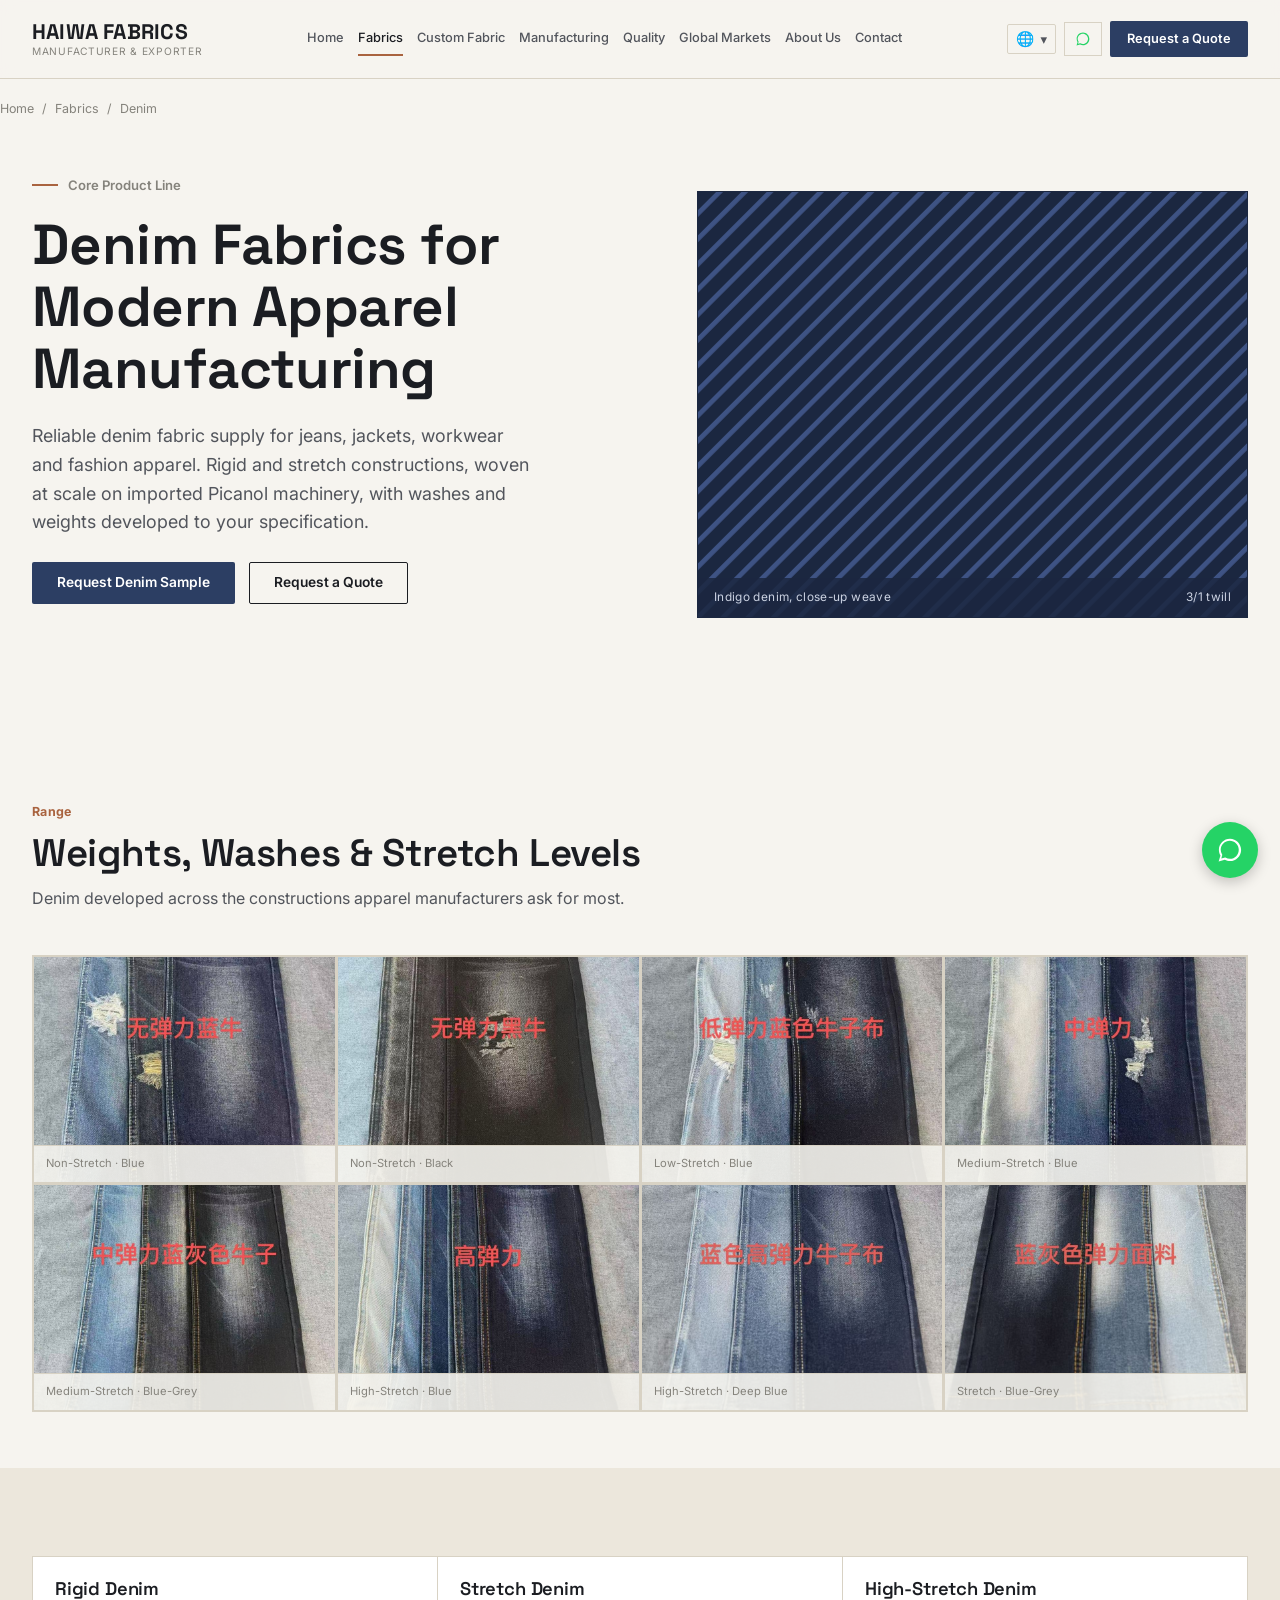
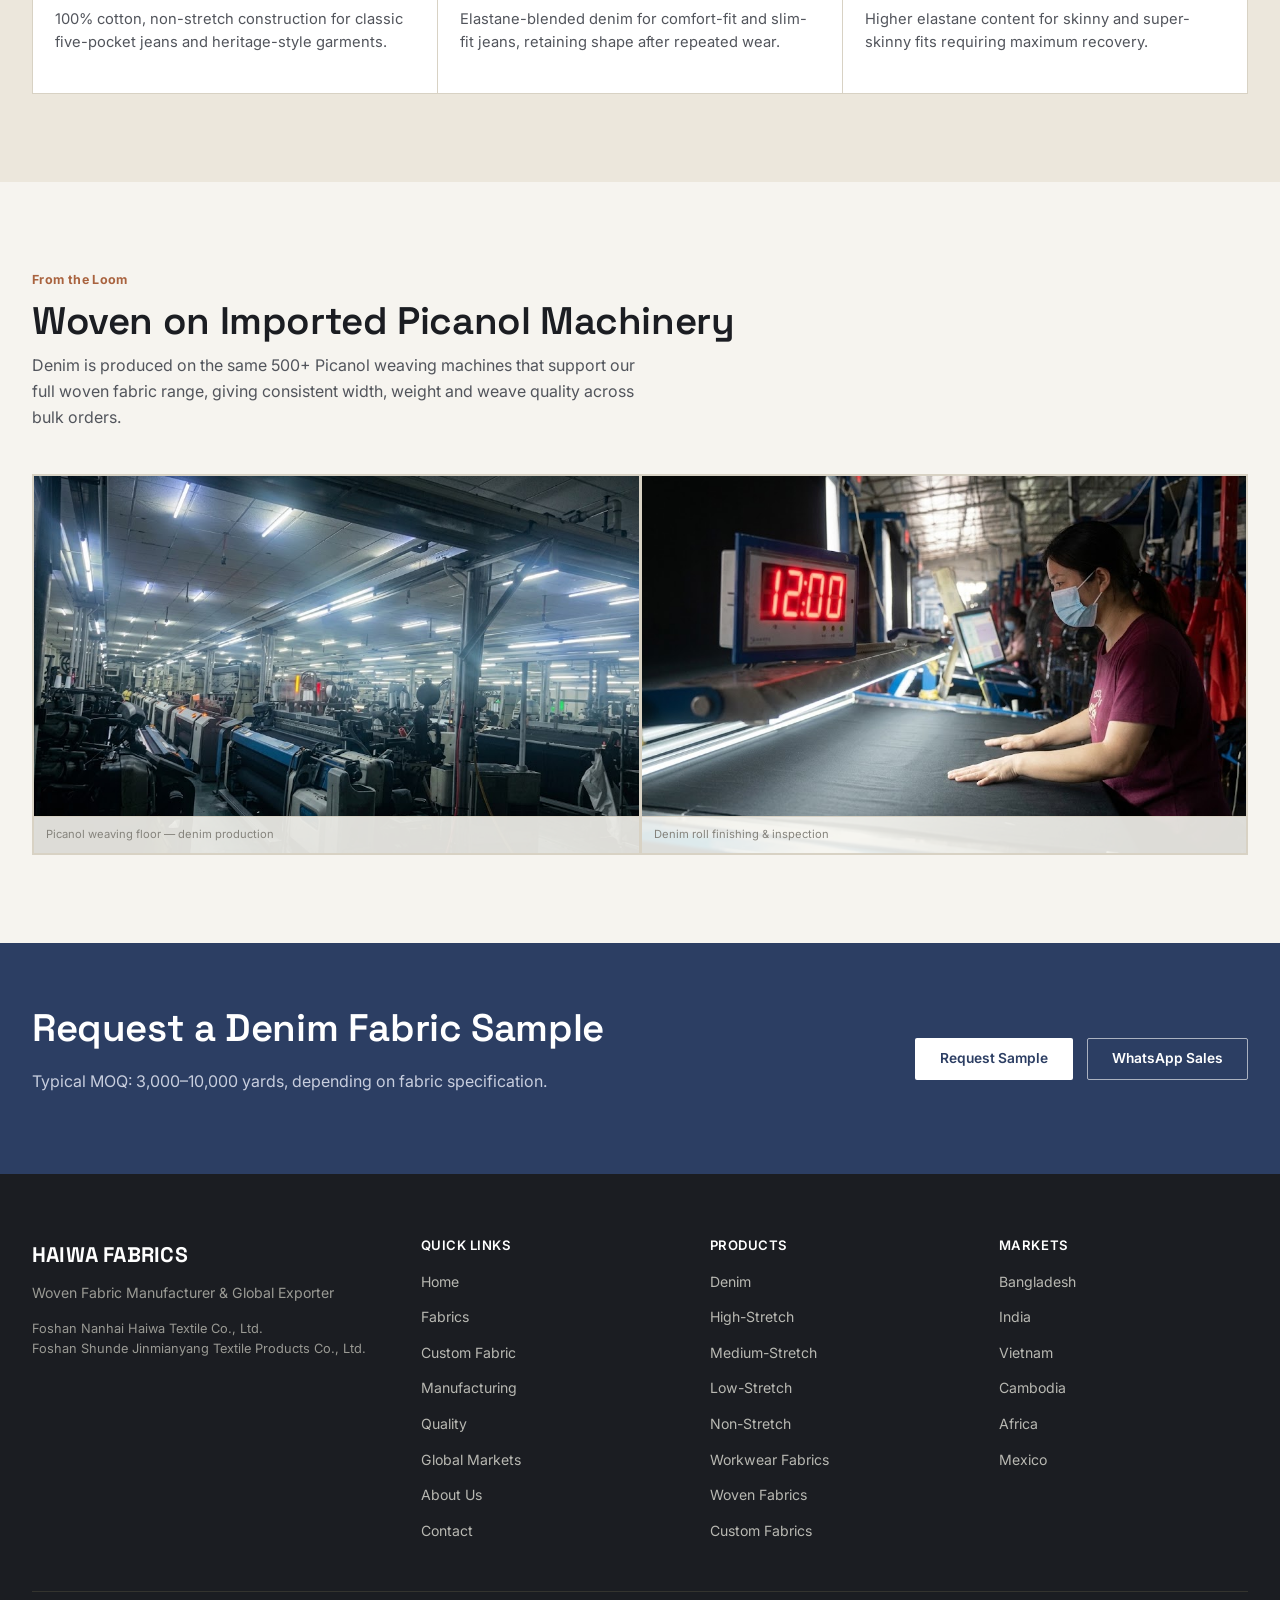
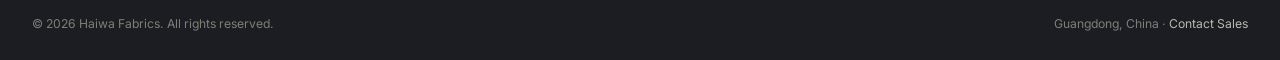
<file: denim-fabrics.html>
<!doctype html>
<html lang="en" dir="ltr">
<head>
<meta charset="UTF-8">
<meta name="viewport" content="width=device-width, initial-scale=1">
<title>Denim Fabric Manufacturer &amp; Supplier | Haiwa Fabrics, China</title>
<meta name="description" content="Denim fabric manufacturer in Guangdong, China. Rigid and stretch denim for jeans, jackets, workwear and fashion apparel — woven on 500+ Picanol machines. Request a denim fabric sample or quote.">
<link rel="canonical" href="https://www.haiwafabrics.com/denim-fabrics">
<link rel="preconnect" href="https://fonts.googleapis.com">
<link rel="preconnect" href="https://fonts.gstatic.com" crossorigin>
<link href="https://fonts.googleapis.com/css2?family=Space+Grotesk:wght@500;600;700&family=Inter:wght@400;500;600;700&display=swap" rel="stylesheet">
<link rel="stylesheet" href="css/style.css">
</head>
<body>

<header class="site-header">
  <div class="container header-row">
    <a href="index.html" class="brand"><span class="brand-mark">HAIWA FABRICS</span><span class="brand-sub" data-i18n="brand.subLine">Manufacturer &amp; Exporter</span></a>
    <nav class="main-nav" aria-label="Primary">
      <a href="index.html" data-i18n="nav.home">Home</a>
      <a href="fabrics.html" class="active" data-i18n="nav.fabrics">Fabrics</a>
      <a href="custom-fabric.html" data-i18n="nav.custom">Custom Fabric</a>
      <a href="manufacturing.html" data-i18n="nav.manufacturing">Manufacturing</a>
      <a href="quality.html" data-i18n="nav.quality">Quality</a>
      <a href="global-markets.html" data-i18n="nav.markets">Global Markets</a>
      <a href="about.html" data-i18n="nav.about">About Us</a>
      <a href="contact.html" data-i18n="nav.contact">Contact</a>
    </nav>
    <div class="header-actions">
      <div class="lang-switch"><button type="button" class="lang-toggle-btn" aria-haspopup="true"><span class="lang-globe" aria-hidden="true">🌐</span><span class="lang-current">English</span> ▾</button>
        <div class="lang-menu" role="menu"><button type="button" data-lang="en" aria-current="true">English</button><button type="button" data-lang="zh">中文</button></div>
      </div>
      <a class="wa-link" href="https://wa.me/8613800000000" target="_blank" rel="noopener"><svg viewBox="0 0 32 32" fill="#25D366"><path d="M16 3C9 3 3.3 8.7 3.3 15.7c0 2.4.6 4.6 1.8 6.6L3 29l7-1.9c1.9 1 4 1.6 6 1.6 7 0 12.7-5.7 12.7-12.7C28.7 8.7 23 3 16 3zm0 23.1c-1.9 0-3.7-.5-5.3-1.4l-.4-.2-4.2 1.1 1.1-4.1-.2-.4a10.3 10.3 0 0 1-1.6-5.5c0-5.7 4.6-10.3 10.3-10.3s10.3 4.6 10.3 10.3S21.7 26.1 16 26.1z"/></svg><span class="wa-text" data-i18n="header.whatsapp">WhatsApp</span></a>
      <a href="contact.html" class="btn btn-primary header-cta" data-i18n="cta.quote">Request a Quote</a>
    </div>
    <button class="menu-toggle" aria-label="Open menu"><span></span><span></span><span></span></button>
  </div>
</header>

<div class="mobile-drawer">
  <div class="drawer-top"><span class="brand-mark">HAIWA</span><button class="drawer-close" aria-label="Close menu">&times;</button></div>
  <nav><a href="index.html" data-i18n="nav.home">Home</a><a href="fabrics.html" data-i18n="nav.fabrics">Fabrics</a><a href="custom-fabric.html" data-i18n="nav.custom">Custom Fabric</a><a href="manufacturing.html" data-i18n="nav.manufacturing">Manufacturing</a><a href="quality.html" data-i18n="nav.quality">Quality</a><a href="global-markets.html" data-i18n="nav.markets">Global Markets</a><a href="about.html" data-i18n="nav.about">About Us</a><a href="contact.html" data-i18n="nav.contact">Contact</a></nav>
  <div class="drawer-actions"><a href="contact.html" class="btn btn-primary btn-block" data-i18n="cta.quote">Request a Quote</a><a href="https://wa.me/8613800000000" class="btn btn-outline btn-block" target="_blank" rel="noopener" data-i18n="cta.whatsappUs">WhatsApp Us</a></div>
</div>

<main>
  <div class="container breadcrumb"><a href="index.html" data-i18n="nav.home">Home</a><span class="sep">/</span><a href="fabrics.html" data-i18n="nav.fabrics">Fabrics</a><span class="sep">/</span><span data-i18n="term.denim">Denim</span></div>

  <section class="hero tight">
    <div class="container hero-grid">
      <div>
        <span class="hero-eyebrow" data-i18n="denim.heroTag">Core Product Line</span>
        <h1 data-i18n="denim.pageTitle">Denim Fabrics for Modern Apparel Manufacturing</h1>
        <p class="lede" data-i18n="denim.heroLede">Reliable denim fabric supply for jeans, jackets, workwear and fashion apparel. Rigid and stretch constructions, woven at scale on imported Picanol machinery, with washes and weights developed to your specification.</p>
        <div class="hero-ctas">
          <a href="contact.html" class="btn btn-primary" data-i18n="cta.requestDenimSample">Request Denim Sample</a>
          <a href="contact.html" class="btn btn-outline" data-i18n="cta.quote">Request a Quote</a>
        </div>
      </div>
      <div class="weave-visual">
        <svg viewBox="0 0 400 320" preserveAspectRatio="xMidYMid slice"><defs><pattern id="dhTwill" width="13" height="13" patternTransform="rotate(45)" patternUnits="userSpaceOnUse"><rect width="13" height="13" fill="#1B2740"/><line x1="0" y1="0" x2="0" y2="13" stroke="#3E5384" stroke-width="7"/></pattern></defs><rect width="400" height="320" fill="url(#dhTwill)"/></svg>
        <div class="weave-caption"><span data-i18n="denim.weaveCaption1">Indigo denim, close-up weave</span><span data-i18n="denim.weaveCaption2">3/1 twill</span></div>
      </div>
    </div>
  </section>

  <!-- washes / weights gallery -->
  <section class="tight">
    <div class="container">
      <div class="section-head"><div><span class="tag" data-i18n="denim.rangeTag">Range</span><h2 data-i18n="denim.rangeTitle">Weights, Washes &amp; Stretch Levels</h2><p data-i18n="denim.rangeLede">Denim developed across the constructions apparel manufacturers ask for most.</p></div></div>
      <div class="grid-4">
        <div class="gallery-frame"><img src="images/denim-swatch-nonstretch-blue.jpg" alt="Non-stretch blue denim swatch"><span class="frame-label" data-i18n="denim.wash1">Non-Stretch &middot; Blue</span></div>
        <div class="gallery-frame"><img src="images/denim-swatch-nonstretch-black.jpg" alt="Non-stretch black denim swatch"><span class="frame-label" data-i18n="denim.wash2">Non-Stretch &middot; Black</span></div>
        <div class="gallery-frame"><img src="images/denim-swatch-lowstretch-blue.jpg" alt="Low-stretch blue denim swatch"><span class="frame-label" data-i18n="denim.wash3">Low-Stretch &middot; Blue</span></div>
        <div class="gallery-frame"><img src="images/denim-swatch-medium-stretch-blue.jpg" alt="Medium-stretch blue denim swatch"><span class="frame-label" data-i18n="denim.wash4">Medium-Stretch &middot; Blue</span></div>
        <div class="gallery-frame"><img src="images/denim-swatch-medium-stretch-bluegrey.jpg" alt="Medium-stretch blue-grey denim swatch"><span class="frame-label" data-i18n="denim.wash5">Medium-Stretch &middot; Blue-Grey</span></div>
        <div class="gallery-frame"><img src="images/denim-swatch-high-stretch-blue.jpg" alt="High-stretch blue denim swatch"><span class="frame-label" data-i18n="denim.wash6">High-Stretch &middot; Blue</span></div>
        <div class="gallery-frame"><img src="images/denim-swatch-high-stretch-blue-deep.jpg" alt="High-stretch deep wash blue denim swatch"><span class="frame-label" data-i18n="denim.wash7">High-Stretch &middot; Deep Blue</span></div>
        <div class="gallery-frame"><img src="images/denim-swatch-bluegrey-stretch.jpg" alt="Blue-grey stretch denim swatch"><span class="frame-label" data-i18n="denim.wash8">Stretch &middot; Blue-Grey</span></div>
      </div>
    </div>
  </section>

  <section class="section-alt">
    <div class="container">
      <div class="grid-3">
        <div class="fabric-card"><div class="body"><h3 data-i18n="denim.rigid.title">Rigid Denim</h3><p data-i18n="denim.rigid.desc">100% cotton, non-stretch construction for classic five-pocket jeans and heritage-style garments.</p></div></div>
        <div class="fabric-card"><div class="body"><h3 data-i18n="denim.stretch.title">Stretch Denim</h3><p data-i18n="denim.stretch.desc">Elastane-blended denim for comfort-fit and slim-fit jeans, retaining shape after repeated wear.</p></div></div>
        <div class="fabric-card"><div class="body"><h3 data-i18n="denim.highStretch.title">High-Stretch Denim</h3><p data-i18n="denim.highStretch.desc">Higher elastane content for skinny and super-skinny fits requiring maximum recovery.</p></div></div>
      </div>
    </div>
  </section>

  <!-- production -->
  <section>
    <div class="container">
      <div class="section-head"><div><span class="tag" data-i18n="denim.loomTag">From the Loom</span><h2 data-i18n="denim.loomTitle">Woven on Imported Picanol Machinery</h2><p data-i18n="denim.loomLede">Denim is produced on the same 500+ Picanol weaving machines that support our full woven fabric range, giving consistent width, weight and weave quality across bulk orders.</p></div></div>
      <div class="grid-2">
        <div class="gallery-frame" style="aspect-ratio:16/10;"><img src="images/weaving-floor-1.jpg" alt="Picanol weaving floor producing denim at Haiwa Fabrics"><span class="frame-label" data-i18n="denim.floorLabel">Picanol weaving floor — denim production</span></div>
        <div class="gallery-frame" style="aspect-ratio:16/10;"><img src="images/fabric-inspection.jpg" alt="Denim roll finishing and inspection at Haiwa Fabrics"><span class="frame-label" data-i18n="denim.finishLabel">Denim roll finishing &amp; inspection</span></div>
      </div>
    </div>
  </section>

  <section class="cta-band">
    <div class="container cta-band-row">
      <div><h2 data-i18n="denim.cta.title">Request a Denim Fabric Sample</h2><p data-i18n="denim.cta.lede">Typical MOQ: 3,000–10,000 yards, depending on fabric specification.</p></div>
      <div class="hero-ctas" style="margin-bottom:0;"><a href="contact.html" class="btn" style="background:#fff; color:var(--indigo);" data-i18n="cta.sample">Request Sample</a><a href="https://wa.me/8613800000000" class="btn btn-outline" target="_blank" rel="noopener" data-i18n="cta.whatsappSales">WhatsApp Sales</a></div>
    </div>
  </section>
</main>

<footer class="site-footer">
  <div class="container">
    <div class="footer-grid">
      <div><span class="brand-mark">HAIWA FABRICS</span><p style="margin-top:10px;"><span data-i18n="footer.tagline">Woven Fabric Manufacturer &amp; Global Exporter</span></p><p style="font-size:.8rem;"><span data-i18n="entity.factoryName">佛山市南海区海娃纺织有限公司</span><br><span data-i18n="entity.salesName">佛山市顺德区金棉洋纺织品有限公司</span></p></div>
      <div class="footer-col"><h4 data-i18n="footer.quicklinks">Quick Links</h4><ul><li><a href="index.html" data-i18n="nav.home">Home</a></li><li><a href="fabrics.html" data-i18n="nav.fabrics">Fabrics</a></li><li><a href="custom-fabric.html" data-i18n="nav.custom">Custom Fabric</a></li><li><a href="manufacturing.html" data-i18n="nav.manufacturing">Manufacturing</a></li><li><a href="quality.html" data-i18n="nav.quality">Quality</a></li><li><a href="global-markets.html" data-i18n="nav.markets">Global Markets</a></li><li><a href="about.html" data-i18n="nav.about">About Us</a></li><li><a href="contact.html" data-i18n="nav.contact">Contact</a></li></ul></div>
      <div class="footer-col"><h4 data-i18n="footer.products">Products</h4><ul><li><a href="denim-fabrics.html" data-i18n="footer.denim">Denim</a></li><li><a href="fabrics.html#high-stretch" data-i18n="footer.highStretchShort">High-Stretch</a></li><li><a href="fabrics.html#medium-stretch" data-i18n="footer.mediumStretchShort">Medium-Stretch</a></li><li><a href="fabrics.html#low-stretch" data-i18n="footer.lowStretchShort">Low-Stretch</a></li><li><a href="fabrics.html#non-stretch" data-i18n="footer.nonStretchShort">Non-Stretch</a></li><li><a href="fabrics.html#workwear" data-i18n="footer.workwearFabrics">Workwear Fabrics</a></li><li><a href="fabrics.html" data-i18n="footer.wovenFabrics">Woven Fabrics</a></li><li><a href="custom-fabric.html" data-i18n="footer.customFabrics">Custom Fabrics</a></li></ul></div>
      <div class="footer-col"><h4 data-i18n="footer.markets">Markets</h4><ul><li><a href="global-markets.html" data-i18n="country.bangladesh">Bangladesh</a></li><li><a href="global-markets.html" data-i18n="country.india">India</a></li><li><a href="global-markets.html" data-i18n="country.vietnam">Vietnam</a></li><li><a href="global-markets.html" data-i18n="country.cambodia">Cambodia</a></li><li><a href="global-markets.html" data-i18n="country.africaShort">Africa</a></li><li><a href="global-markets.html" data-i18n="country.mexico">Mexico</a></li></ul></div>
    </div>
    <div class="footer-bottom"><span data-i18n="footer.copyright">© 2026 Haiwa Fabrics. All rights reserved.</span><span><span data-i18n="location.guangdong">Guangdong, China</span> · <a href="contact.html" style="color:#B8B8B2;" data-i18n="cta.contactSales">Contact Sales</a></span></div>
  </div>
</footer>

<a href="https://wa.me/8613800000000" class="float-wa" target="_blank" rel="noopener" aria-label="Chat on WhatsApp"><svg viewBox="0 0 32 32" fill="#fff"><path d="M16 3C9 3 3.3 8.7 3.3 15.7c0 2.4.6 4.6 1.8 6.6L3 29l7-1.9c1.9 1 4 1.6 6 1.6 7 0 12.7-5.7 12.7-12.7C28.7 8.7 23 3 16 3zm0 23.1c-1.9 0-3.7-.5-5.3-1.4l-.4-.2-4.2 1.1 1.1-4.1-.2-.4a10.3 10.3 0 0 1-1.6-5.5c0-5.7 4.6-10.3 10.3-10.3s10.3 4.6 10.3 10.3S21.7 26.1 16 26.1z"/></svg></a>
<div class="sticky-mobile-cta"><a href="contact.html" class="btn btn-primary" data-i18n="cta.quote">Request a Quote</a><a href="https://wa.me/8613800000000" class="btn btn-outline" target="_blank" rel="noopener" data-i18n="header.whatsapp">WhatsApp</a></div>

<script src="i18n/translations.js"></script>
<script src="js/main.js"></script>
</body>
</html>
</file>
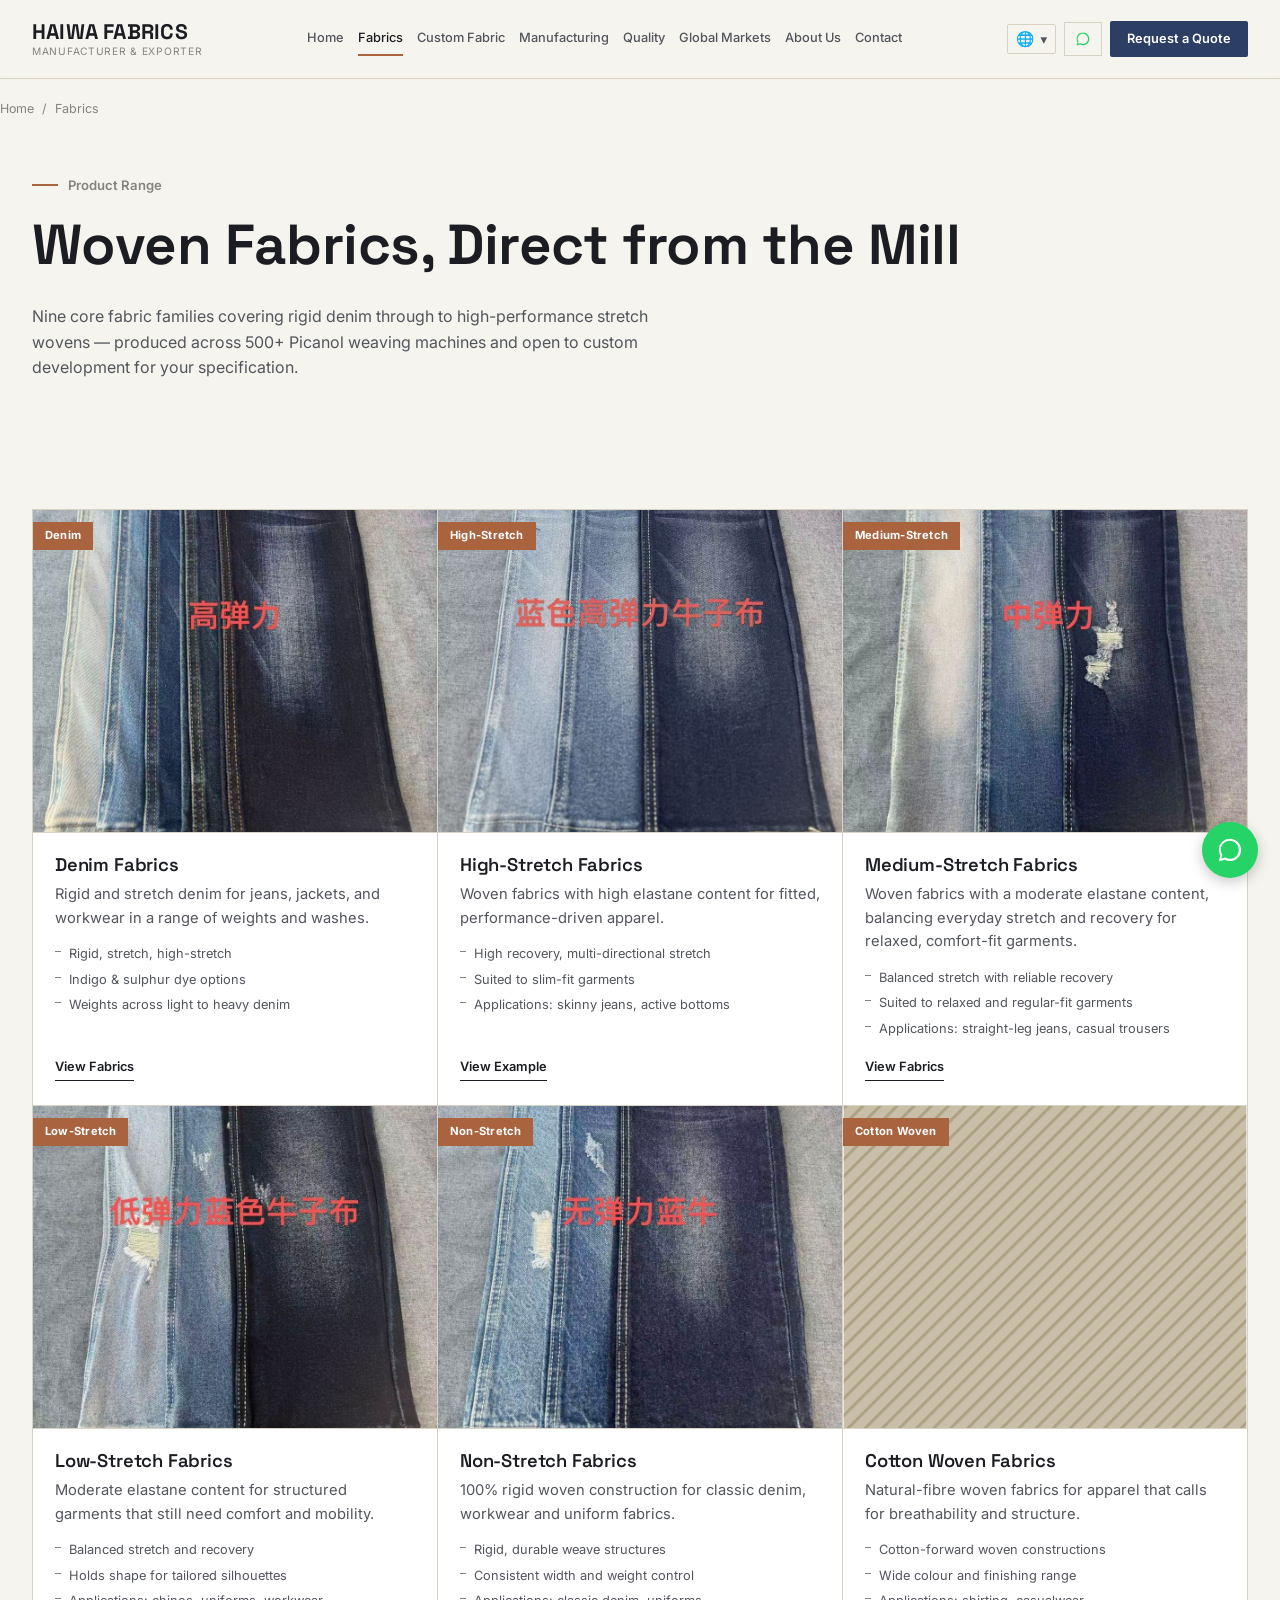
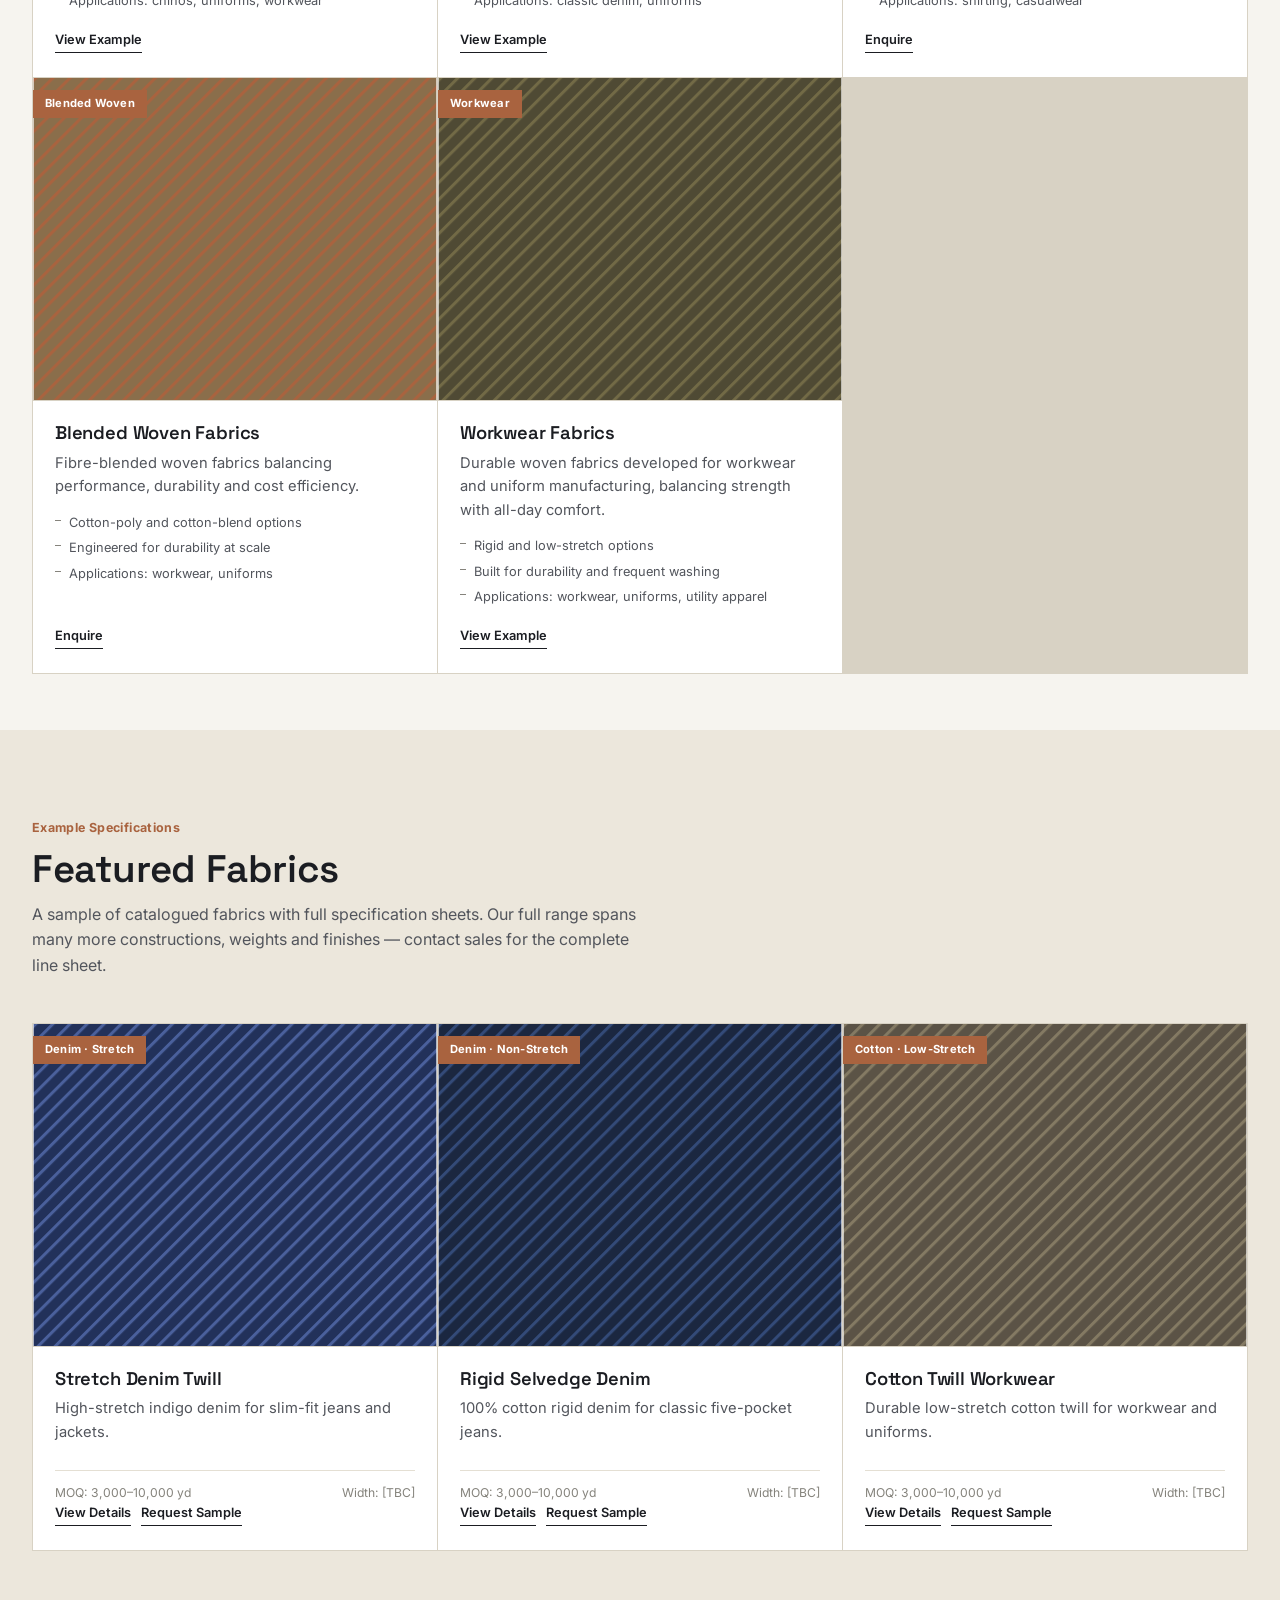
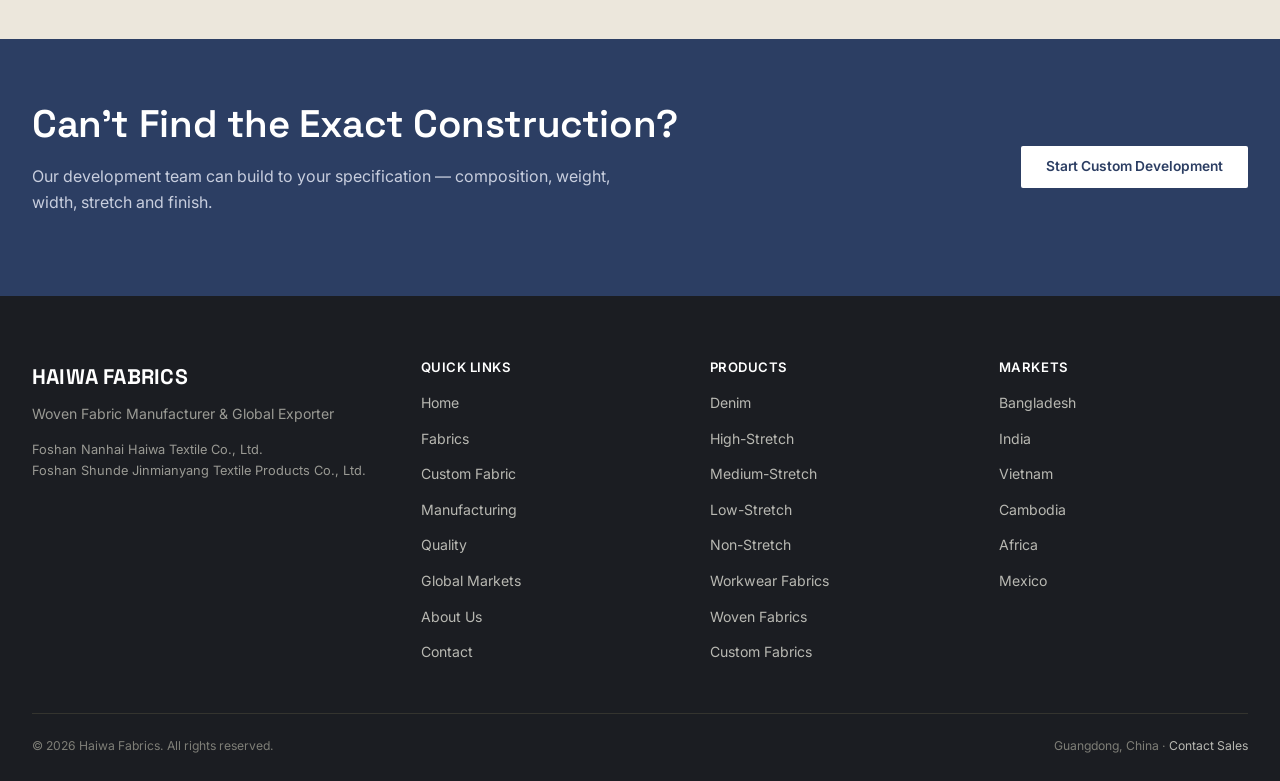
<file: fabrics.html>
<!doctype html>
<html lang="en" dir="ltr">
<head>
<meta charset="UTF-8">
<meta name="viewport" content="width=device-width, initial-scale=1">
<title>Woven Fabrics Catalogue | Denim, Stretch &amp; Custom Fabrics — Haiwa Fabrics</title>
<meta name="description" content="Browse Haiwa Fabrics' woven fabric catalogue: denim, high-stretch, low-stretch, non-stretch, cotton and blended woven fabrics manufactured in Guangdong, China. Request a sample or factory quote.">
<link rel="canonical" href="https://www.haiwafabrics.com/fabrics">
<link rel="preconnect" href="https://fonts.googleapis.com">
<link rel="preconnect" href="https://fonts.gstatic.com" crossorigin>
<link href="https://fonts.googleapis.com/css2?family=Space+Grotesk:wght@500;600;700&family=Inter:wght@400;500;600;700&display=swap" rel="stylesheet">
<link rel="stylesheet" href="css/style.css">
</head>
<body>

<header class="site-header">
  <div class="container header-row">
    <a href="index.html" class="brand">
      <span class="brand-mark">HAIWA FABRICS</span>
      <span class="brand-sub" data-i18n="brand.subLine">Manufacturer &amp; Exporter</span>
    </a>
    <nav class="main-nav" aria-label="Primary">
      <a href="index.html" data-i18n="nav.home">Home</a>
      <a href="fabrics.html" class="active" data-i18n="nav.fabrics">Fabrics</a>
      <a href="custom-fabric.html" data-i18n="nav.custom">Custom Fabric</a>
      <a href="manufacturing.html" data-i18n="nav.manufacturing">Manufacturing</a>
      <a href="quality.html" data-i18n="nav.quality">Quality</a>
      <a href="global-markets.html" data-i18n="nav.markets">Global Markets</a>
      <a href="about.html" data-i18n="nav.about">About Us</a>
      <a href="contact.html" data-i18n="nav.contact">Contact</a>
    </nav>
    <div class="header-actions">
      <div class="lang-switch">
        <button type="button" class="lang-toggle-btn" aria-haspopup="true"><span class="lang-globe" aria-hidden="true">🌐</span><span class="lang-current">English</span> ▾</button>
        <div class="lang-menu" role="menu">
          <button type="button" data-lang="en" aria-current="true">English</button>
          <button type="button" data-lang="zh">中文</button>
          
        </div>
      </div>
      <a class="wa-link" href="https://wa.me/8613800000000" target="_blank" rel="noopener">
        <svg viewBox="0 0 32 32" fill="#25D366"><path d="M16 3C9 3 3.3 8.7 3.3 15.7c0 2.4.6 4.6 1.8 6.6L3 29l7-1.9c1.9 1 4 1.6 6 1.6 7 0 12.7-5.7 12.7-12.7C28.7 8.7 23 3 16 3zm0 23.1c-1.9 0-3.7-.5-5.3-1.4l-.4-.2-4.2 1.1 1.1-4.1-.2-.4a10.3 10.3 0 0 1-1.6-5.5c0-5.7 4.6-10.3 10.3-10.3s10.3 4.6 10.3 10.3S21.7 26.1 16 26.1z"/></svg>
        <span class="wa-text" data-i18n="header.whatsapp">WhatsApp</span>
      </a>
      <a href="contact.html" class="btn btn-primary header-cta" data-i18n="cta.quote">Request a Quote</a>
    </div>
    <button class="menu-toggle" aria-label="Open menu"><span></span><span></span><span></span></button>
  </div>
</header>

<div class="mobile-drawer">
  <div class="drawer-top"><span class="brand-mark">HAIWA</span><button class="drawer-close" aria-label="Close menu">&times;</button></div>
  <nav>
    <a href="index.html" data-i18n="nav.home">Home</a>
    <a href="fabrics.html" data-i18n="nav.fabrics">Fabrics</a>
    <a href="custom-fabric.html" data-i18n="nav.custom">Custom Fabric</a>
    <a href="manufacturing.html" data-i18n="nav.manufacturing">Manufacturing</a>
    <a href="quality.html" data-i18n="nav.quality">Quality</a>
    <a href="global-markets.html" data-i18n="nav.markets">Global Markets</a>
    <a href="about.html" data-i18n="nav.about">About Us</a>
    <a href="contact.html" data-i18n="nav.contact">Contact</a>
  </nav>
  <div class="drawer-actions">
    <a href="contact.html" class="btn btn-primary btn-block" data-i18n="cta.quote">Request a Quote</a>
    <a href="https://wa.me/8613800000000" class="btn btn-outline btn-block" target="_blank" rel="noopener" data-i18n="cta.whatsappUs">WhatsApp Us</a>
  </div>
</div>

<main>
  <div class="container breadcrumb"><a href="index.html" data-i18n="nav.home">Home</a><span class="sep">/</span><span data-i18n="nav.fabrics">Fabrics</span></div>

  <section class="tight">
    <div class="container">
      <span class="hero-eyebrow" data-i18n="tag.productRange">Product Catalogue</span>
      <h1 data-i18n="fab.pageTitle">Woven Fabrics, Direct from the Mill</h1>
      <p class="lede" data-i18n="fab.pageLede">Nine core fabric families covering rigid denim through to high-performance stretch wovens — produced across 500+ Picanol weaving machines and open to custom development for your specification.</p>
    </div>
  </section>

  <!-- Category grid -->
  <section class="tight">
    <div class="container">
      <div class="grid-3">

        <div class="fabric-card" id="denim">
          <div class="swatch"><img src="images/denim-swatch-high-stretch-blue.jpg" alt="Denim fabric swatch"><span class="swatch-tag" data-i18n="term.denim">Denim</span></div>
          <div class="body">
            <h3 data-i18n="home.cat.denim.title">Denim Fabrics</h3>
            <p data-i18n="fab.cat.denim.desc">Rigid and stretch denim for jeans, jackets, and workwear in a range of weights and washes.</p>
            <ul class="traits"><li data-i18n="fab.cat.denim.trait1">Rigid, stretch, high-stretch</li><li data-i18n="fab.cat.denim.trait2">Indigo &amp; sulphur dye options</li><li data-i18n="fab.cat.denim.trait3">Weights across light to heavy denim</li></ul>
            <div class="card-actions"><a href="denim-fabrics.html" class="link-arrowless" data-i18n="cta.viewFabrics">View Fabrics</a></div>
          </div>
        </div>

        <div class="fabric-card" id="high-stretch">
          <div class="swatch"><img src="images/denim-swatch-high-stretch-blue-deep.jpg" alt="High-stretch fabric swatch"><span class="swatch-tag" data-i18n="term.highStretch">High-Stretch</span></div>
          <div class="body">
            <h3 data-i18n="home.cat.highStretch.title">High-Stretch Fabrics</h3>
            <p data-i18n="fab.cat.highStretch.desc">Woven fabrics with high elastane content for fitted, performance-driven apparel.</p>
            <ul class="traits"><li data-i18n="fab.cat.highStretch.trait1">High recovery, multi-directional stretch</li><li data-i18n="fab.cat.highStretch.trait2">Suited to slim-fit garments</li><li data-i18n="fab.cat.highStretch.trait3">Applications: skinny jeans, active bottoms</li></ul>
            <div class="card-actions"><a href="products/denim-stretch-fabric.html" class="link-arrowless" data-i18n="cta.viewExample">View Example</a></div>
          </div>
        </div>

        <div class="fabric-card" id="medium-stretch">
          <div class="swatch"><img src="images/denim-swatch-medium-stretch-blue.jpg" alt="Medium-stretch fabric swatch"><span class="swatch-tag" data-i18n="term.mediumStretch">Medium-Stretch</span></div>
          <div class="body">
            <h3 data-i18n="home.cat.mediumStretch.title">Medium-Stretch Fabrics</h3>
            <p data-i18n="fab.cat.mediumStretch.desc">Woven fabrics with a moderate elastane content, balancing everyday stretch and recovery for relaxed, comfort-fit garments.</p>
            <ul class="traits"><li data-i18n="fab.cat.mediumStretch.trait1">Balanced stretch with reliable recovery</li><li data-i18n="fab.cat.mediumStretch.trait2">Suited to relaxed and regular-fit garments</li><li data-i18n="fab.cat.mediumStretch.trait3">Applications: straight-leg jeans, casual trousers</li></ul>
            <div class="card-actions"><a href="denim-fabrics.html" class="link-arrowless" data-i18n="cta.viewFabrics">View Fabrics</a></div>
          </div>
        </div>

        <div class="fabric-card" id="low-stretch">
          <div class="swatch"><img src="images/denim-swatch-lowstretch-blue.jpg" alt="Low-stretch fabric swatch"><span class="swatch-tag" data-i18n="term.lowStretch">Low-Stretch</span></div>
          <div class="body">
            <h3 data-i18n="home.cat.lowStretch.title">Low-Stretch Fabrics</h3>
            <p data-i18n="fab.cat.lowStretch.desc">Moderate elastane content for structured garments that still need comfort and mobility.</p>
            <ul class="traits"><li data-i18n="fab.cat.lowStretch.trait1">Balanced stretch and recovery</li><li data-i18n="fab.cat.lowStretch.trait2">Holds shape for tailored silhouettes</li><li data-i18n="fab.cat.lowStretch.trait3">Applications: chinos, uniforms, workwear</li></ul>
            <div class="card-actions"><a href="products/cotton-twill-workwear-fabric.html" class="link-arrowless" data-i18n="cta.viewExample">View Example</a></div>
          </div>
        </div>

        <div class="fabric-card" id="non-stretch">
          <div class="swatch"><img src="images/denim-swatch-nonstretch-deepblue.jpg" alt="Non-stretch fabric swatch"><span class="swatch-tag" data-i18n="term.nonStretch">Non-Stretch</span></div>
          <div class="body">
            <h3 data-i18n="home.cat.nonStretch.title">Non-Stretch Fabrics</h3>
            <p data-i18n="fab.cat.nonStretch.desc">100% rigid woven construction for classic denim, workwear and uniform fabrics.</p>
            <ul class="traits"><li data-i18n="fab.cat.nonStretch.trait1">Rigid, durable weave structures</li><li data-i18n="fab.cat.nonStretch.trait2">Consistent width and weight control</li><li data-i18n="fab.cat.nonStretch.trait3">Applications: classic denim, uniforms</li></ul>
            <div class="card-actions"><a href="products/non-stretch-denim-fabric.html" class="link-arrowless" data-i18n="cta.viewExample">View Example</a></div>
          </div>
        </div>

        <div class="fabric-card" id="cotton-woven">
          <div class="swatch"><svg viewBox="0 0 400 320"><defs><pattern id="c-cw" width="12" height="12" patternTransform="rotate(45)" patternUnits="userSpaceOnUse"><rect width="12" height="12" fill="#C9BFA8"/><line x1="0" y1="0" x2="0" y2="12" stroke="#AFA184" stroke-width="6"/></pattern></defs><rect width="400" height="320" fill="url(#c-cw)"/></svg><span class="swatch-tag" data-i18n="term.cottonWoven">Cotton Woven</span></div>
          <div class="body">
            <h3 data-i18n="home.cat.cottonWoven.title">Cotton Woven Fabrics</h3>
            <p data-i18n="fab.cat.cottonWoven.desc">Natural-fibre woven fabrics for apparel that calls for breathability and structure.</p>
            <ul class="traits"><li data-i18n="fab.cat.cottonWoven.trait1">Cotton-forward woven constructions</li><li data-i18n="fab.cat.cottonWoven.trait2">Wide colour and finishing range</li><li data-i18n="fab.cat.cottonWoven.trait3">Applications: shirting, casualwear</li></ul>
            <div class="card-actions"><a href="contact.html" class="link-arrowless" data-i18n="cta.enquire">Enquire</a></div>
          </div>
        </div>

        <div class="fabric-card" id="blended-woven">
          <div class="swatch"><svg viewBox="0 0 400 320"><defs><pattern id="c-bw" width="12" height="12" patternTransform="rotate(45)" patternUnits="userSpaceOnUse"><rect width="12" height="12" fill="#8A6E4B"/><line x1="0" y1="0" x2="0" y2="12" stroke="#A9633F" stroke-width="6"/></pattern></defs><rect width="400" height="320" fill="url(#c-bw)"/></svg><span class="swatch-tag" data-i18n="term.blendedWoven">Blended Woven</span></div>
          <div class="body">
            <h3 data-i18n="home.cat.blendedWoven.title">Blended Woven Fabrics</h3>
            <p data-i18n="fab.cat.blendedWoven.desc">Fibre-blended woven fabrics balancing performance, durability and cost efficiency.</p>
            <ul class="traits"><li data-i18n="fab.cat.blendedWoven.trait1">Cotton-poly and cotton-blend options</li><li data-i18n="fab.cat.blendedWoven.trait2">Engineered for durability at scale</li><li data-i18n="fab.cat.blendedWoven.trait3">Applications: workwear, uniforms</li></ul>
            <div class="card-actions"><a href="contact.html" class="link-arrowless" data-i18n="cta.enquire">Enquire</a></div>
          </div>
        </div>

        <div class="fabric-card" id="workwear">
          <div class="swatch"><svg viewBox="0 0 400 320"><defs><pattern id="c-ww" width="12" height="12" patternTransform="rotate(45)" patternUnits="userSpaceOnUse"><rect width="12" height="12" fill="#4F4A34"/><line x1="0" y1="0" x2="0" y2="12" stroke="#726A46" stroke-width="6"/></pattern></defs><rect width="400" height="320" fill="url(#c-ww)"/></svg><span class="swatch-tag" data-i18n="term.workwear">Workwear</span></div>
          <div class="body">
            <h3 data-i18n="home.cat.workwear.title">Workwear Fabrics</h3>
            <p data-i18n="fab.cat.workwear.desc">Durable woven fabrics developed for workwear and uniform manufacturing, balancing strength with all-day comfort.</p>
            <ul class="traits"><li data-i18n="fab.cat.workwear.trait1">Rigid and low-stretch options</li><li data-i18n="fab.cat.workwear.trait2">Built for durability and frequent washing</li><li data-i18n="fab.cat.workwear.trait3">Applications: workwear, uniforms, utility apparel</li></ul>
            <div class="card-actions"><a href="products/cotton-twill-workwear-fabric.html" class="link-arrowless" data-i18n="cta.viewExample">View Example</a></div>
          </div>
        </div>

      </div>
    </div>
  </section>

  <!-- Featured products -->
  <section class="section-alt">
    <div class="container">
      <div class="section-head">
        <div><span class="tag" data-i18n="fab.featured.tag">Example Specifications</span><h2 data-i18n="fab.featured.title">Featured Fabrics</h2><p data-i18n="fab.featured.lede">A sample of catalogued fabrics with full specification sheets. Our full range spans many more constructions, weights and finishes — contact sales for the complete line sheet.</p></div>
      </div>
      <div class="grid-3">
        <div class="fabric-card product-card">
          <div class="swatch"><svg viewBox="0 0 400 320"><defs><pattern id="p-1" width="12" height="12" patternTransform="rotate(45)" patternUnits="userSpaceOnUse"><rect width="12" height="12" fill="#22315A"/><line x1="0" y1="0" x2="0" y2="12" stroke="#4A609C" stroke-width="6"/></pattern></defs><rect width="400" height="320" fill="url(#p-1)"/></svg><span class="swatch-tag" data-i18n="swatchTag.denimStretch">Denim · Stretch</span></div>
          <div class="body">
            <h3 data-i18n="prod.stretchDenimTwill.title">Stretch Denim Twill</h3>
            <p data-i18n="prod.stretchDenimTwill.shortDesc">High-stretch indigo denim for slim-fit jeans and jackets.</p>
            <div class="meta-row"><span data-i18n="fab.moqShort">MOQ: 3,000–10,000 yd</span><span data-i18n="fab.widthTbc">Width: [TBC]</span></div>
            <div class="card-actions"><a href="products/denim-stretch-fabric.html" class="link-arrowless" data-i18n="cta.viewDetails">View Details</a><a href="contact.html?product=stretch-denim-twill#sample" class="link-arrowless" data-i18n="cta.sample">Request Sample</a></div>
          </div>
        </div>
        <div class="fabric-card product-card">
          <div class="swatch"><svg viewBox="0 0 400 320"><defs><pattern id="p-2" width="12" height="12" patternTransform="rotate(45)" patternUnits="userSpaceOnUse"><rect width="12" height="12" fill="#1B2740"/><line x1="0" y1="0" x2="0" y2="12" stroke="#334A78" stroke-width="6"/></pattern></defs><rect width="400" height="320" fill="url(#p-2)"/></svg><span class="swatch-tag" data-i18n="swatchTag.denimNonStretch">Denim · Non-Stretch</span></div>
          <div class="body">
            <h3 data-i18n="prod.rigidSelvedgeDenim.title">Rigid Selvedge Denim</h3>
            <p data-i18n="prod.rigidSelvedgeDenim.shortDesc">100% cotton rigid denim for classic five-pocket jeans.</p>
            <div class="meta-row"><span data-i18n="fab.moqShort">MOQ: 3,000–10,000 yd</span><span data-i18n="fab.widthTbc">Width: [TBC]</span></div>
            <div class="card-actions"><a href="products/non-stretch-denim-fabric.html" class="link-arrowless" data-i18n="cta.viewDetails">View Details</a><a href="contact.html?product=rigid-selvedge-denim#sample" class="link-arrowless" data-i18n="cta.sample">Request Sample</a></div>
          </div>
        </div>
        <div class="fabric-card product-card">
          <div class="swatch"><svg viewBox="0 0 400 320"><defs><pattern id="p-3" width="12" height="12" patternTransform="rotate(45)" patternUnits="userSpaceOnUse"><rect width="12" height="12" fill="#5B5346"/><line x1="0" y1="0" x2="0" y2="12" stroke="#847A63" stroke-width="6"/></pattern></defs><rect width="400" height="320" fill="url(#p-3)"/></svg><span class="swatch-tag" data-i18n="swatchTag.cottonLowStretch">Cotton · Low-Stretch</span></div>
          <div class="body">
            <h3 data-i18n="prod.cottonTwillWorkwear.title">Cotton Twill Workwear</h3>
            <p data-i18n="prod.cottonTwillWorkwear.shortDesc">Durable low-stretch cotton twill for workwear and uniforms.</p>
            <div class="meta-row"><span data-i18n="fab.moqShort">MOQ: 3,000–10,000 yd</span><span data-i18n="fab.widthTbc">Width: [TBC]</span></div>
            <div class="card-actions"><a href="products/cotton-twill-workwear-fabric.html" class="link-arrowless" data-i18n="cta.viewDetails">View Details</a><a href="contact.html?product=cotton-twill-workwear#sample" class="link-arrowless" data-i18n="cta.sample">Request Sample</a></div>
          </div>
        </div>
      </div>
    </div>
  </section>

  <section class="cta-band">
    <div class="container cta-band-row">
      <div><h2 data-i18n="fab.cta.title">Can't Find the Exact Construction?</h2><p data-i18n="fab.cta.lede">Our development team can build to your specification — composition, weight, width, stretch and finish.</p></div>
      <a href="custom-fabric.html" class="btn" style="background:#fff; color:var(--indigo);" data-i18n="cta.startCustom">Start Custom Development</a>
    </div>
  </section>
</main>

<footer class="site-footer">
  <div class="container">
    <div class="footer-grid">
      <div><span class="brand-mark">HAIWA FABRICS</span><p style="margin-top:10px;"><span data-i18n="footer.tagline">Woven Fabric Manufacturer &amp; Global Exporter</span></p><p style="font-size:.8rem;"><span data-i18n="entity.factoryName">佛山市南海区海娃纺织有限公司</span><br><span data-i18n="entity.salesName">佛山市顺德区金棉洋纺织品有限公司</span></p></div>
      <div class="footer-col"><h4 data-i18n="footer.quicklinks">Quick Links</h4><ul><li><a href="index.html" data-i18n="nav.home">Home</a></li><li><a href="fabrics.html" data-i18n="nav.fabrics">Fabrics</a></li><li><a href="custom-fabric.html" data-i18n="nav.custom">Custom Fabric</a></li><li><a href="manufacturing.html" data-i18n="nav.manufacturing">Manufacturing</a></li><li><a href="quality.html" data-i18n="nav.quality">Quality</a></li><li><a href="global-markets.html" data-i18n="nav.markets">Global Markets</a></li><li><a href="about.html" data-i18n="nav.about">About Us</a></li><li><a href="contact.html" data-i18n="nav.contact">Contact</a></li></ul></div>
      <div class="footer-col"><h4 data-i18n="footer.products">Products</h4><ul><li><a href="denim-fabrics.html" data-i18n="footer.denim">Denim</a></li><li><a href="fabrics.html#high-stretch" data-i18n="footer.highStretchShort">High-Stretch</a></li><li><a href="fabrics.html#medium-stretch" data-i18n="footer.mediumStretchShort">Medium-Stretch</a></li><li><a href="fabrics.html#low-stretch" data-i18n="footer.lowStretchShort">Low-Stretch</a></li><li><a href="fabrics.html#non-stretch" data-i18n="footer.nonStretchShort">Non-Stretch</a></li><li><a href="fabrics.html#workwear" data-i18n="footer.workwearFabrics">Workwear Fabrics</a></li><li><a href="fabrics.html" data-i18n="footer.wovenFabrics">Woven Fabrics</a></li><li><a href="custom-fabric.html" data-i18n="footer.customFabrics">Custom Fabrics</a></li></ul></div>
      <div class="footer-col"><h4 data-i18n="footer.markets">Markets</h4><ul><li><a href="global-markets.html" data-i18n="country.bangladesh">Bangladesh</a></li><li><a href="global-markets.html" data-i18n="country.india">India</a></li><li><a href="global-markets.html" data-i18n="country.vietnam">Vietnam</a></li><li><a href="global-markets.html" data-i18n="country.cambodia">Cambodia</a></li><li><a href="global-markets.html" data-i18n="country.africaShort">Africa</a></li><li><a href="global-markets.html" data-i18n="country.mexico">Mexico</a></li></ul></div>
    </div>
    <div class="footer-bottom"><span data-i18n="footer.copyright">© 2026 Haiwa Fabrics. All rights reserved.</span><span><span data-i18n="location.guangdong">Guangdong, China</span> · <a href="contact.html" style="color:#B8B8B2;" data-i18n="cta.contactSales">Contact Sales</a></span></div>
  </div>
</footer>

<a href="https://wa.me/8613800000000" class="float-wa" target="_blank" rel="noopener" aria-label="Chat on WhatsApp"><svg viewBox="0 0 32 32" fill="#fff"><path d="M16 3C9 3 3.3 8.7 3.3 15.7c0 2.4.6 4.6 1.8 6.6L3 29l7-1.9c1.9 1 4 1.6 6 1.6 7 0 12.7-5.7 12.7-12.7C28.7 8.7 23 3 16 3zm0 23.1c-1.9 0-3.7-.5-5.3-1.4l-.4-.2-4.2 1.1 1.1-4.1-.2-.4a10.3 10.3 0 0 1-1.6-5.5c0-5.7 4.6-10.3 10.3-10.3s10.3 4.6 10.3 10.3S21.7 26.1 16 26.1z"/></svg></a>
<div class="sticky-mobile-cta"><a href="contact.html" class="btn btn-primary" data-i18n="cta.quote">Request a Quote</a><a href="https://wa.me/8613800000000" class="btn btn-outline" target="_blank" rel="noopener" data-i18n="header.whatsapp">WhatsApp</a></div>

<script src="i18n/translations.js"></script>
<script src="js/main.js"></script>
</body>
</html>
</file>
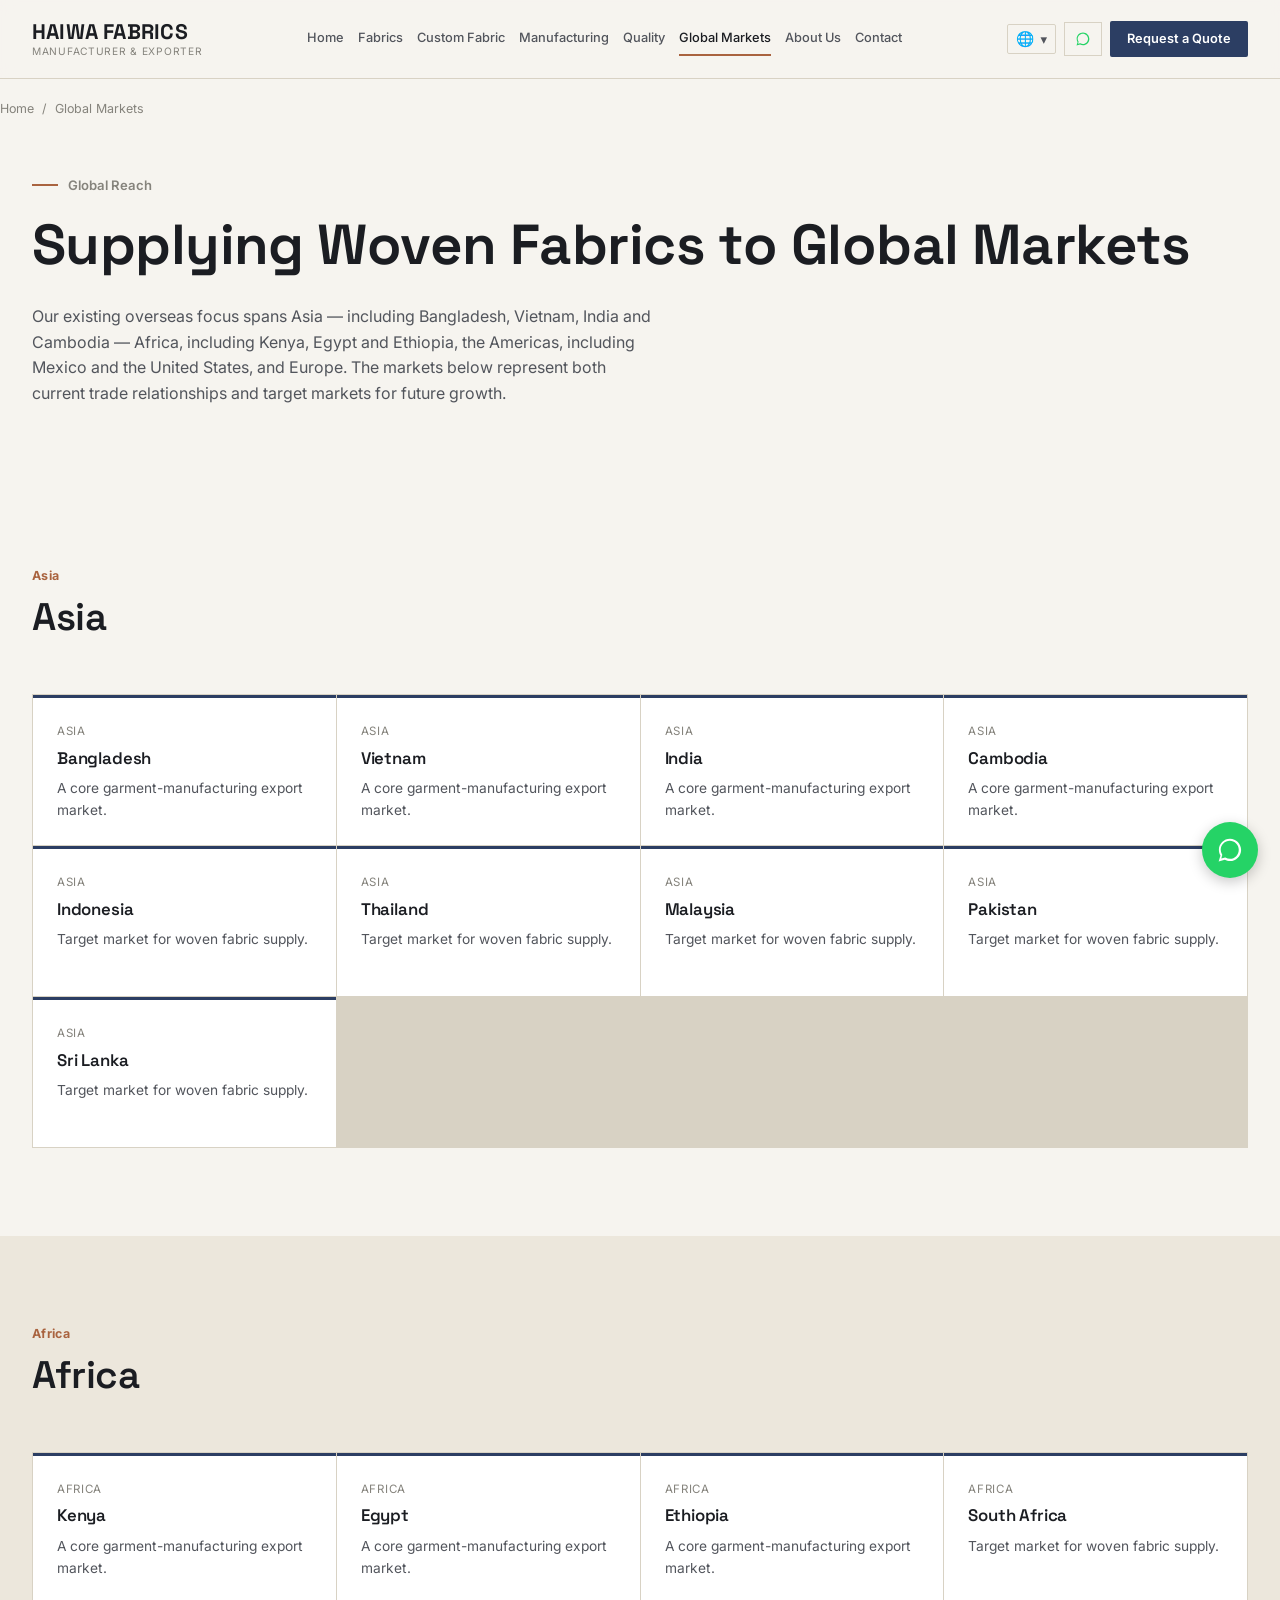
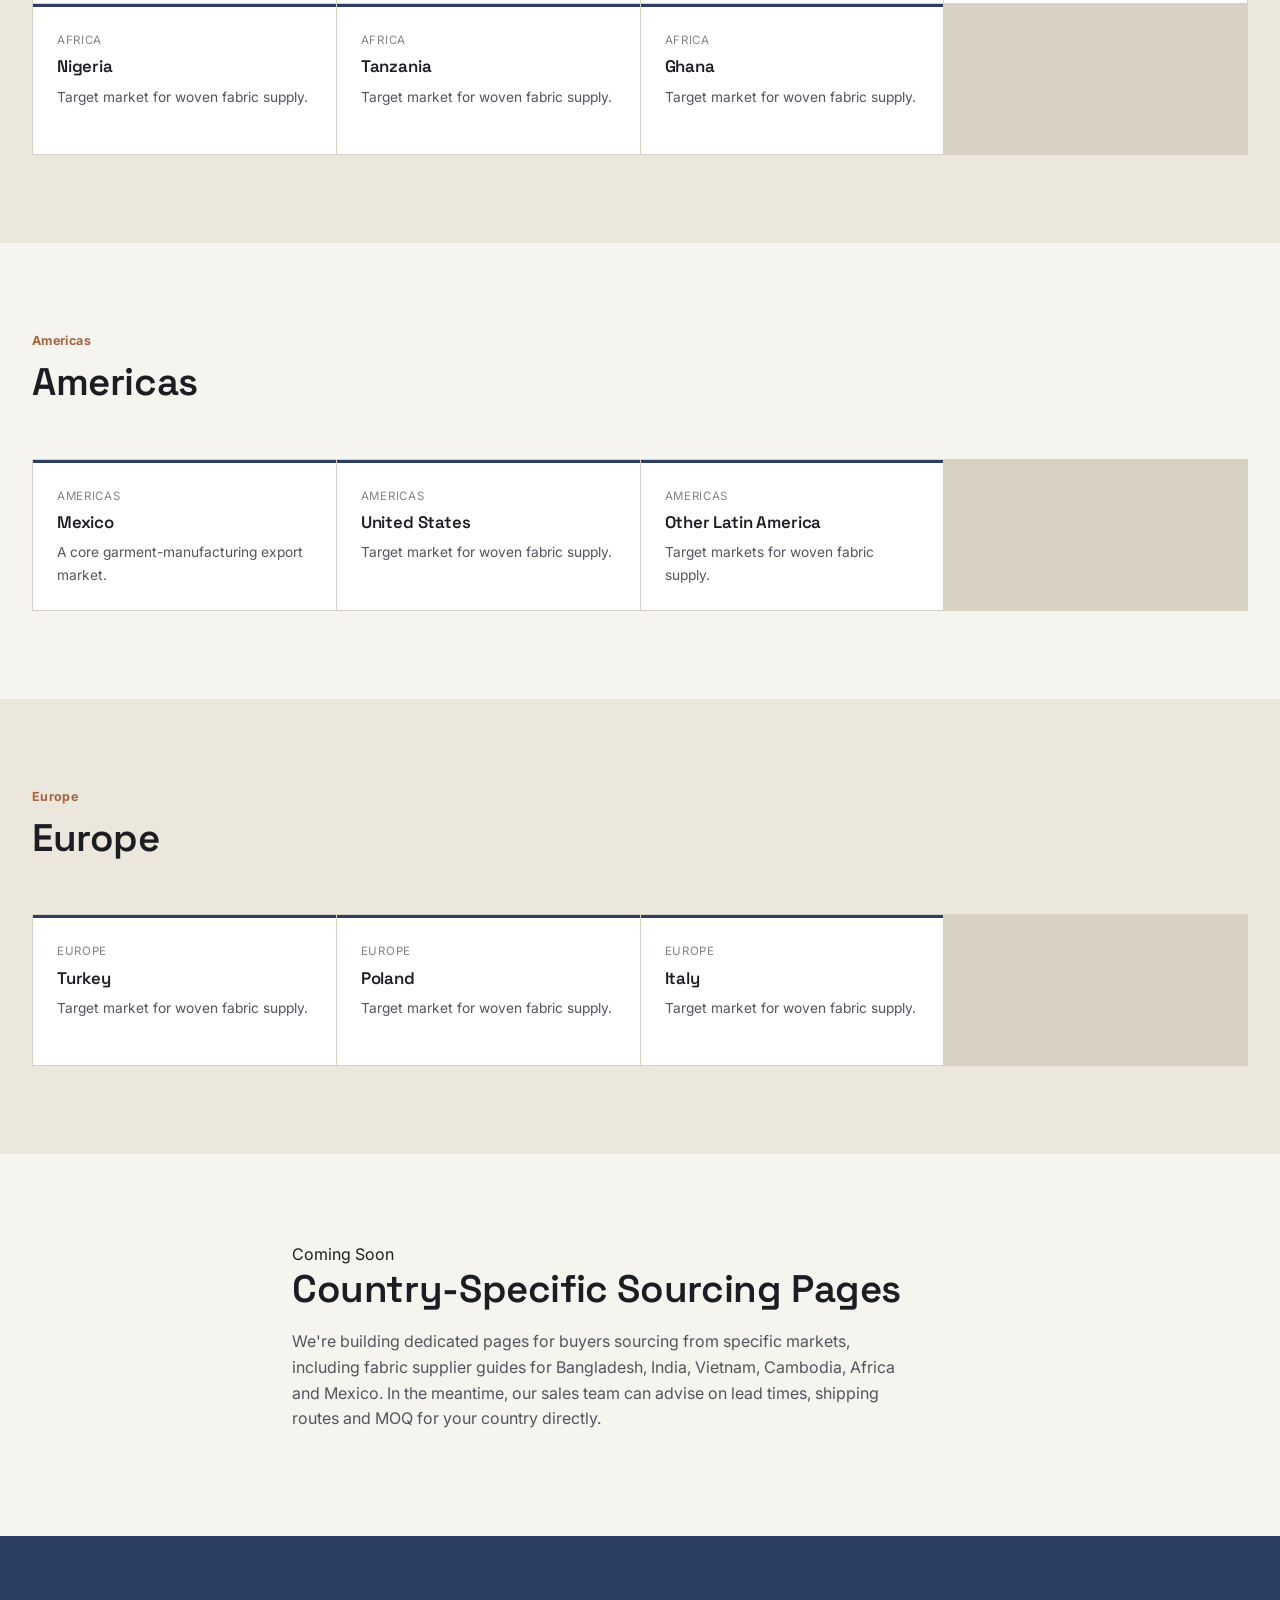
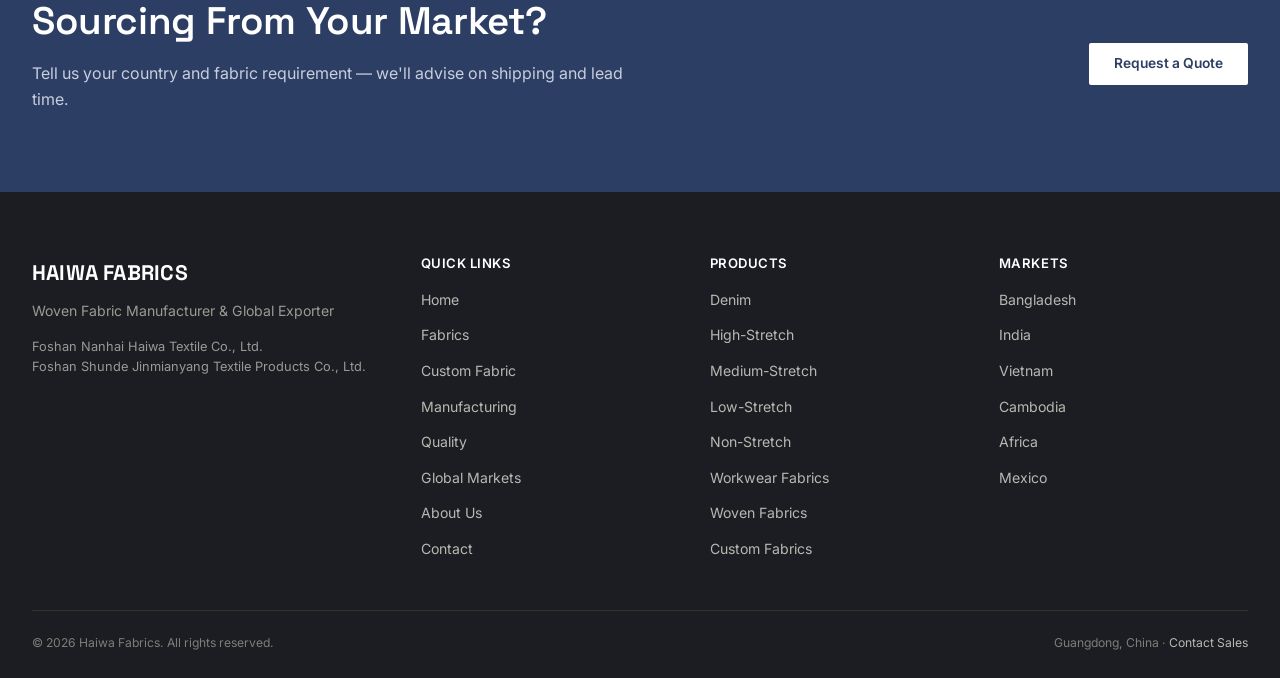
<file: global-markets.html>
<!doctype html>
<html lang="en" dir="ltr">
<head>
<meta charset="UTF-8">
<meta name="viewport" content="width=device-width, initial-scale=1">
<title>Global Markets | Woven Fabric Exporter to Asia, Africa, the Americas &amp; Europe — Haiwa Fabrics</title>
<meta name="description" content="Haiwa Fabrics supplies woven and denim fabrics to garment manufacturers across Asia, Africa, the Americas and Europe, including Bangladesh, Vietnam, India, Cambodia, Kenya, Egypt, Ethiopia, Mexico, the United States, Turkey, Poland and Italy.">
<link rel="canonical" href="https://www.haiwafabrics.com/global-markets">
<link rel="preconnect" href="https://fonts.googleapis.com">
<link rel="preconnect" href="https://fonts.gstatic.com" crossorigin>
<link href="https://fonts.googleapis.com/css2?family=Space+Grotesk:wght@500;600;700&family=Inter:wght@400;500;600;700&display=swap" rel="stylesheet">
<link rel="stylesheet" href="css/style.css">
</head>
<body>

<header class="site-header">
  <div class="container header-row">
    <a href="index.html" class="brand"><span class="brand-mark">HAIWA FABRICS</span><span class="brand-sub" data-i18n="brand.subLine">Manufacturer &amp; Exporter</span></a>
    <nav class="main-nav" aria-label="Primary">
      <a href="index.html" data-i18n="nav.home">Home</a><a href="fabrics.html" data-i18n="nav.fabrics">Fabrics</a><a href="custom-fabric.html" data-i18n="nav.custom">Custom Fabric</a>
      <a href="manufacturing.html" data-i18n="nav.manufacturing">Manufacturing</a><a href="quality.html" data-i18n="nav.quality">Quality</a><a href="global-markets.html" class="active" data-i18n="nav.markets">Global Markets</a>
      <a href="about.html" data-i18n="nav.about">About Us</a><a href="contact.html" data-i18n="nav.contact">Contact</a>
    </nav>
    <div class="header-actions">
      <div class="lang-switch"><button type="button" class="lang-toggle-btn" aria-haspopup="true"><span class="lang-globe" aria-hidden="true">🌐</span><span class="lang-current">English</span> ▾</button>
        <div class="lang-menu" role="menu"><button type="button" data-lang="en" aria-current="true">English</button><button type="button" data-lang="zh">中文</button></div>
      </div>
      <a class="wa-link" href="https://wa.me/8613800000000" target="_blank" rel="noopener"><svg viewBox="0 0 32 32" fill="#25D366"><path d="M16 3C9 3 3.3 8.7 3.3 15.7c0 2.4.6 4.6 1.8 6.6L3 29l7-1.9c1.9 1 4 1.6 6 1.6 7 0 12.7-5.7 12.7-12.7C28.7 8.7 23 3 16 3zm0 23.1c-1.9 0-3.7-.5-5.3-1.4l-.4-.2-4.2 1.1 1.1-4.1-.2-.4a10.3 10.3 0 0 1-1.6-5.5c0-5.7 4.6-10.3 10.3-10.3s10.3 4.6 10.3 10.3S21.7 26.1 16 26.1z"/></svg><span class="wa-text" data-i18n="header.whatsapp">WhatsApp</span></a>
      <a href="contact.html" class="btn btn-primary header-cta" data-i18n="cta.quote">Request a Quote</a>
    </div>
    <button class="menu-toggle" aria-label="Open menu"><span></span><span></span><span></span></button>
  </div>
</header>

<div class="mobile-drawer">
  <div class="drawer-top"><span class="brand-mark">HAIWA</span><button class="drawer-close" aria-label="Close menu">&times;</button></div>
  <nav><a href="index.html" data-i18n="nav.home">Home</a><a href="fabrics.html" data-i18n="nav.fabrics">Fabrics</a><a href="custom-fabric.html" data-i18n="nav.custom">Custom Fabric</a><a href="manufacturing.html" data-i18n="nav.manufacturing">Manufacturing</a><a href="quality.html" data-i18n="nav.quality">Quality</a><a href="global-markets.html" data-i18n="nav.markets">Global Markets</a><a href="about.html" data-i18n="nav.about">About Us</a><a href="contact.html" data-i18n="nav.contact">Contact</a></nav>
  <div class="drawer-actions"><a href="contact.html" class="btn btn-primary btn-block" data-i18n="cta.quote">Request a Quote</a><a href="https://wa.me/8613800000000" class="btn btn-outline btn-block" target="_blank" rel="noopener" data-i18n="cta.whatsappUs">WhatsApp Us</a></div>
</div>

<main>
  <div class="container breadcrumb"><a href="index.html" data-i18n="nav.home">Home</a><span class="sep">/</span><span data-i18n="nav.markets">Global Markets</span></div>

  <section class="tight">
    <div class="container">
      <span class="hero-eyebrow" data-i18n="tag.globalReach">Global Reach</span>
      <h1 data-i18n="section.globalMarkets">Supplying Woven Fabrics to Global Markets</h1>
      <p class="lede" data-i18n="mkt.heroLede">Our existing overseas focus spans Asia — including Bangladesh, Vietnam, India and Cambodia — Africa, including Kenya, Egypt and Ethiopia, the Americas, including Mexico and the United States, and Europe. The markets below represent both current trade relationships and target markets for future growth.</p>
    </div>
  </section>

  <section>
    <div class="container">
      <div class="section-head"><div><span class="tag" data-i18n="region.asia">Asia</span><h2 data-i18n="region.asia">Asia</h2></div></div>
      <div class="grid-4">
        <div class="market-card"><span class="region" data-i18n="region.asia">Asia</span><h3 data-i18n="country.bangladesh">Bangladesh</h3><p data-i18n="market.coreExportDesc">A core garment-manufacturing export market.</p></div>
        <div class="market-card"><span class="region" data-i18n="region.asia">Asia</span><h3 data-i18n="country.vietnam">Vietnam</h3><p data-i18n="market.coreExportDesc">A core garment-manufacturing export market.</p></div>
        <div class="market-card"><span class="region" data-i18n="region.asia">Asia</span><h3 data-i18n="country.india">India</h3><p data-i18n="market.coreExportDesc">A core garment-manufacturing export market.</p></div>
        <div class="market-card"><span class="region" data-i18n="region.asia">Asia</span><h3 data-i18n="country.cambodia">Cambodia</h3><p data-i18n="market.coreExportDesc">A core garment-manufacturing export market.</p></div>
        <div class="market-card"><span class="region" data-i18n="region.asia">Asia</span><h3 data-i18n="country.indonesia">Indonesia</h3><p data-i18n="market.targetDesc">Target market for woven fabric supply.</p></div>
        <div class="market-card"><span class="region" data-i18n="region.asia">Asia</span><h3 data-i18n="country.thailand">Thailand</h3><p data-i18n="market.targetDesc">Target market for woven fabric supply.</p></div>
        <div class="market-card"><span class="region" data-i18n="region.asia">Asia</span><h3 data-i18n="country.malaysia">Malaysia</h3><p data-i18n="market.targetDesc">Target market for woven fabric supply.</p></div>
        <div class="market-card"><span class="region" data-i18n="region.asia">Asia</span><h3 data-i18n="country.pakistan">Pakistan</h3><p data-i18n="market.targetDesc">Target market for woven fabric supply.</p></div>
        <div class="market-card"><span class="region" data-i18n="region.asia">Asia</span><h3 data-i18n="country.sriLanka">Sri Lanka</h3><p data-i18n="market.targetDesc">Target market for woven fabric supply.</p></div>
      </div>
    </div>
  </section>

  <section class="section-alt">
    <div class="container">
      <div class="section-head"><div><span class="tag" data-i18n="region.africa">Africa</span><h2 data-i18n="region.africa">Africa</h2></div></div>
      <div class="grid-4">
        <div class="market-card"><span class="region" data-i18n="region.africa">Africa</span><h3 data-i18n="country.kenya">Kenya</h3><p data-i18n="market.coreExportDesc">A core garment-manufacturing export market.</p></div>
        <div class="market-card"><span class="region" data-i18n="region.africa">Africa</span><h3 data-i18n="country.egypt">Egypt</h3><p data-i18n="market.coreExportDesc">A core garment-manufacturing export market.</p></div>
        <div class="market-card"><span class="region" data-i18n="region.africa">Africa</span><h3 data-i18n="country.ethiopia">Ethiopia</h3><p data-i18n="market.coreExportDesc">A core garment-manufacturing export market.</p></div>
        <div class="market-card"><span class="region" data-i18n="region.africa">Africa</span><h3 data-i18n="country.southAfrica">South Africa</h3><p data-i18n="market.targetDesc">Target market for woven fabric supply.</p></div>
        <div class="market-card"><span class="region" data-i18n="region.africa">Africa</span><h3 data-i18n="country.nigeria">Nigeria</h3><p data-i18n="market.targetDesc">Target market for woven fabric supply.</p></div>
        <div class="market-card"><span class="region" data-i18n="region.africa">Africa</span><h3 data-i18n="country.tanzania">Tanzania</h3><p data-i18n="market.targetDesc">Target market for woven fabric supply.</p></div>
        <div class="market-card"><span class="region" data-i18n="region.africa">Africa</span><h3 data-i18n="country.ghana">Ghana</h3><p data-i18n="market.targetDesc">Target market for woven fabric supply.</p></div>
      </div>
    </div>
  </section>

  <section>
    <div class="container">
      <div class="section-head"><div><span class="tag" data-i18n="region.americas">Americas</span><h2 data-i18n="region.americas">Americas</h2></div></div>
      <div class="grid-4">
        <div class="market-card"><span class="region" data-i18n="region.americas">Americas</span><h3 data-i18n="country.mexico">Mexico</h3><p data-i18n="market.coreExportDesc">A core garment-manufacturing export market.</p></div>
        <div class="market-card"><span class="region" data-i18n="region.americas">Americas</span><h3 data-i18n="country.usa">United States</h3><p data-i18n="market.targetDesc">Target market for woven fabric supply.</p></div>
        <div class="market-card"><span class="region" data-i18n="region.americas">Americas</span><h3 data-i18n="country.otherLatinAmerica">Other Latin America</h3><p data-i18n="market.targetDescPlural">Target markets for woven fabric supply.</p></div>
      </div>
    </div>
  </section>

  <section class="section-alt">
    <div class="container">
      <div class="section-head"><div><span class="tag" data-i18n="region.europe">Europe</span><h2 data-i18n="region.europe">Europe</h2></div></div>
      <div class="grid-4">
        <div class="market-card"><span class="region" data-i18n="region.europe">Europe</span><h3 data-i18n="country.turkey">Turkey</h3><p data-i18n="market.targetDesc">Target market for woven fabric supply.</p></div>
        <div class="market-card"><span class="region" data-i18n="region.europe">Europe</span><h3 data-i18n="country.poland">Poland</h3><p data-i18n="market.targetDesc">Target market for woven fabric supply.</p></div>
        <div class="market-card"><span class="region" data-i18n="region.europe">Europe</span><h3 data-i18n="country.italy">Italy</h3><p data-i18n="market.targetDesc">Target market for woven fabric supply.</p></div>
      </div>
    </div>
  </section>

  <section>
    <div class="container" style="max-width:760px;">
      <span class="tag" data-i18n="mkt.comingSoonTag">Coming Soon</span>
      <h2 data-i18n="mkt.comingSoonTitle">Country-Specific Sourcing Pages</h2>
      <p data-i18n="mkt.comingSoonLede">We're building dedicated pages for buyers sourcing from specific markets, including fabric supplier guides for Bangladesh, India, Vietnam, Cambodia, Africa and Mexico. In the meantime, our sales team can advise on lead times, shipping routes and MOQ for your country directly.</p>
    </div>
  </section>

  <section class="cta-band">
    <div class="container cta-band-row">
      <div><h2 data-i18n="mkt.cta.title">Sourcing From Your Market?</h2><p data-i18n="mkt.cta.lede">Tell us your country and fabric requirement — we'll advise on shipping and lead time.</p></div>
      <a href="contact.html" class="btn" style="background:#fff; color:var(--indigo);" data-i18n="cta.quote">Request a Quote</a>
    </div>
  </section>
</main>

<footer class="site-footer">
  <div class="container">
    <div class="footer-grid">
      <div><span class="brand-mark">HAIWA FABRICS</span><p style="margin-top:10px;"><span data-i18n="footer.tagline">Woven Fabric Manufacturer &amp; Global Exporter</span></p><p style="font-size:.8rem;"><span data-i18n="entity.factoryName">佛山市南海区海娃纺织有限公司</span><br><span data-i18n="entity.salesName">佛山市顺德区金棉洋纺织品有限公司</span></p></div>
      <div class="footer-col"><h4 data-i18n="footer.quicklinks">Quick Links</h4><ul><li><a href="index.html" data-i18n="nav.home">Home</a></li><li><a href="fabrics.html" data-i18n="nav.fabrics">Fabrics</a></li><li><a href="custom-fabric.html" data-i18n="nav.custom">Custom Fabric</a></li><li><a href="manufacturing.html" data-i18n="nav.manufacturing">Manufacturing</a></li><li><a href="quality.html" data-i18n="nav.quality">Quality</a></li><li><a href="global-markets.html" data-i18n="nav.markets">Global Markets</a></li><li><a href="about.html" data-i18n="nav.about">About Us</a></li><li><a href="contact.html" data-i18n="nav.contact">Contact</a></li></ul></div>
      <div class="footer-col"><h4 data-i18n="footer.products">Products</h4><ul><li><a href="denim-fabrics.html" data-i18n="footer.denim">Denim</a></li><li><a href="fabrics.html#high-stretch" data-i18n="footer.highStretchShort">High-Stretch</a></li><li><a href="fabrics.html#medium-stretch" data-i18n="footer.mediumStretchShort">Medium-Stretch</a></li><li><a href="fabrics.html#low-stretch" data-i18n="footer.lowStretchShort">Low-Stretch</a></li><li><a href="fabrics.html#non-stretch" data-i18n="footer.nonStretchShort">Non-Stretch</a></li><li><a href="fabrics.html#workwear" data-i18n="footer.workwearFabrics">Workwear Fabrics</a></li><li><a href="fabrics.html" data-i18n="footer.wovenFabrics">Woven Fabrics</a></li><li><a href="custom-fabric.html" data-i18n="footer.customFabrics">Custom Fabrics</a></li></ul></div>
      <div class="footer-col"><h4 data-i18n="footer.markets">Markets</h4><ul><li><a href="global-markets.html" data-i18n="country.bangladesh">Bangladesh</a></li><li><a href="global-markets.html" data-i18n="country.india">India</a></li><li><a href="global-markets.html" data-i18n="country.vietnam">Vietnam</a></li><li><a href="global-markets.html" data-i18n="country.cambodia">Cambodia</a></li><li><a href="global-markets.html" data-i18n="country.africaShort">Africa</a></li><li><a href="global-markets.html" data-i18n="country.mexico">Mexico</a></li></ul></div>
    </div>
    <div class="footer-bottom"><span data-i18n="footer.copyright">© 2026 Haiwa Fabrics. All rights reserved.</span><span><span data-i18n="location.guangdong">Guangdong, China</span> · <a href="contact.html" style="color:#B8B8B2;" data-i18n="cta.contactSales">Contact Sales</a></span></div>
  </div>
</footer>

<a href="https://wa.me/8613800000000" class="float-wa" target="_blank" rel="noopener" aria-label="Chat on WhatsApp"><svg viewBox="0 0 32 32" fill="#fff"><path d="M16 3C9 3 3.3 8.7 3.3 15.7c0 2.4.6 4.6 1.8 6.6L3 29l7-1.9c1.9 1 4 1.6 6 1.6 7 0 12.7-5.7 12.7-12.7C28.7 8.7 23 3 16 3zm0 23.1c-1.9 0-3.7-.5-5.3-1.4l-.4-.2-4.2 1.1 1.1-4.1-.2-.4a10.3 10.3 0 0 1-1.6-5.5c0-5.7 4.6-10.3 10.3-10.3s10.3 4.6 10.3 10.3S21.7 26.1 16 26.1z"/></svg></a>
<div class="sticky-mobile-cta"><a href="contact.html" class="btn btn-primary" data-i18n="cta.quote">Request a Quote</a><a href="https://wa.me/8613800000000" class="btn btn-outline" target="_blank" rel="noopener" data-i18n="header.whatsapp">WhatsApp</a></div>

<script src="i18n/translations.js"></script>
<script src="js/main.js"></script>
</body>
</html>
</file>
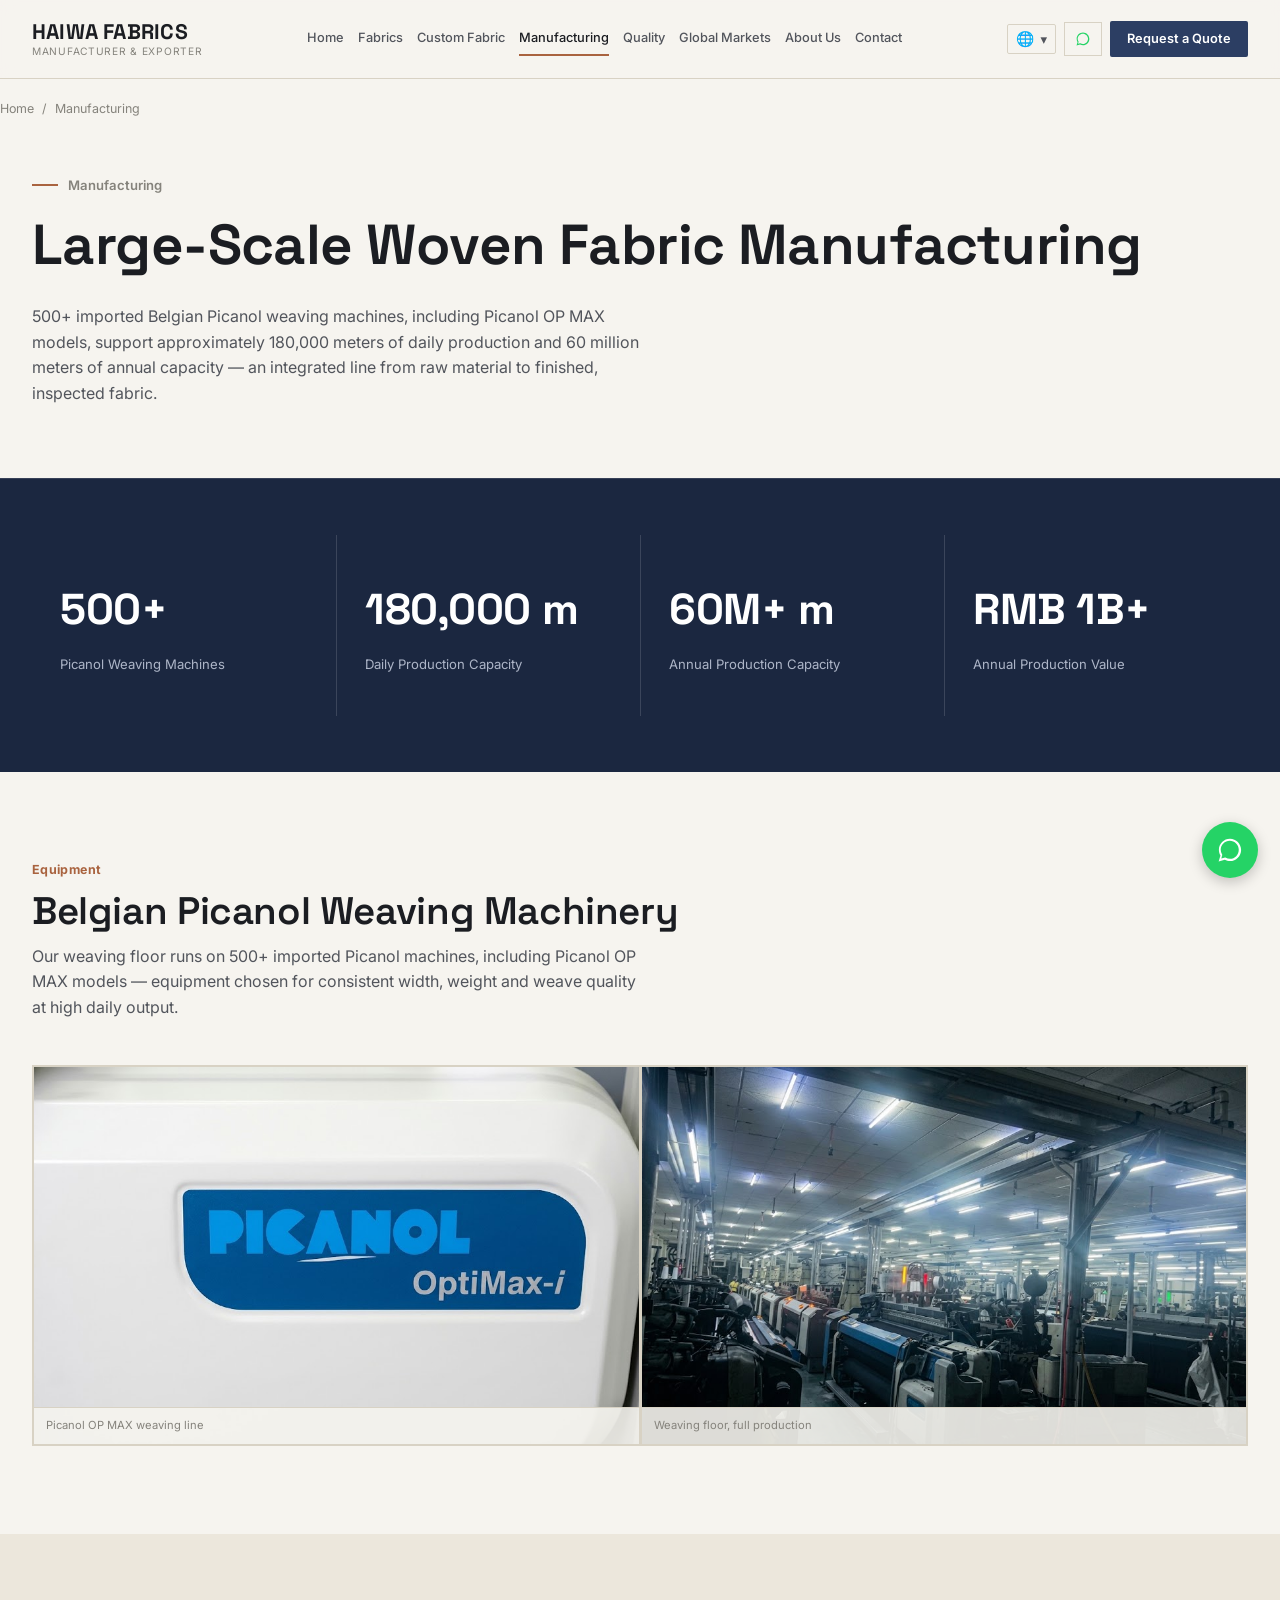
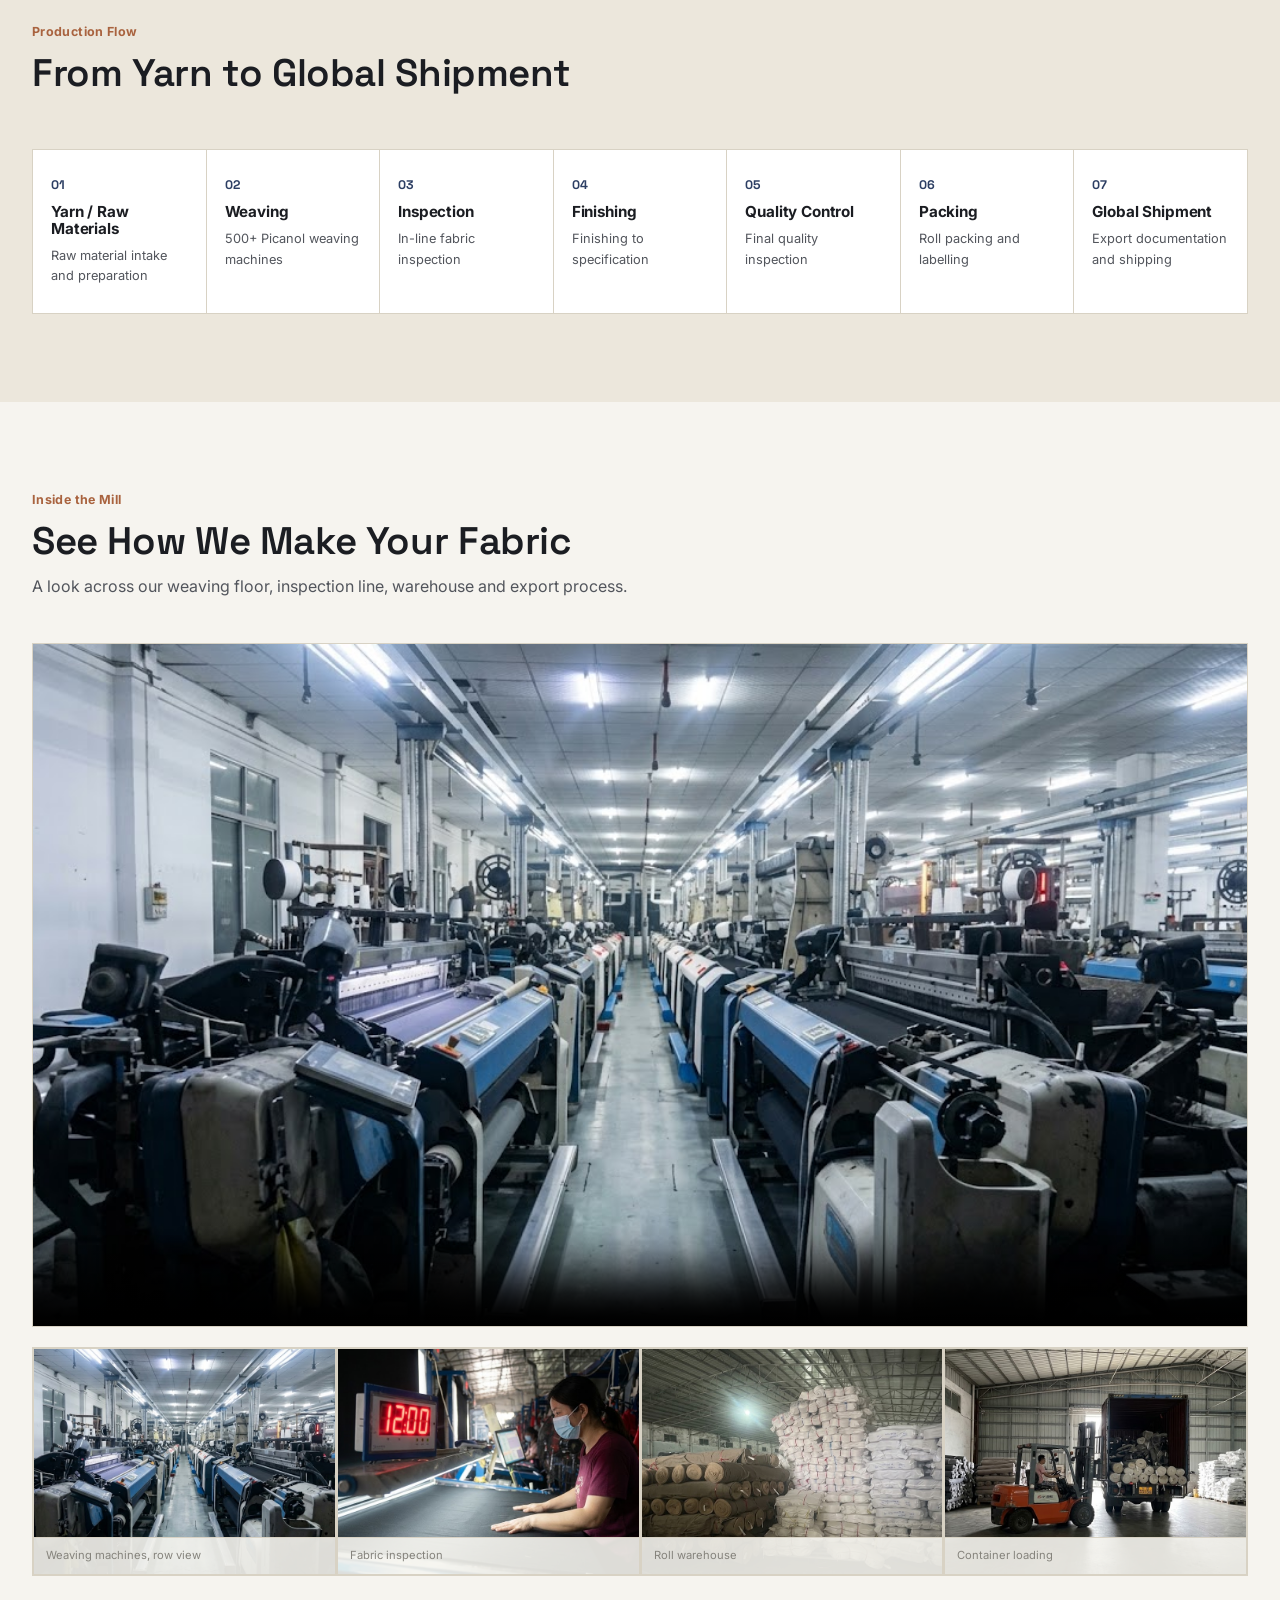
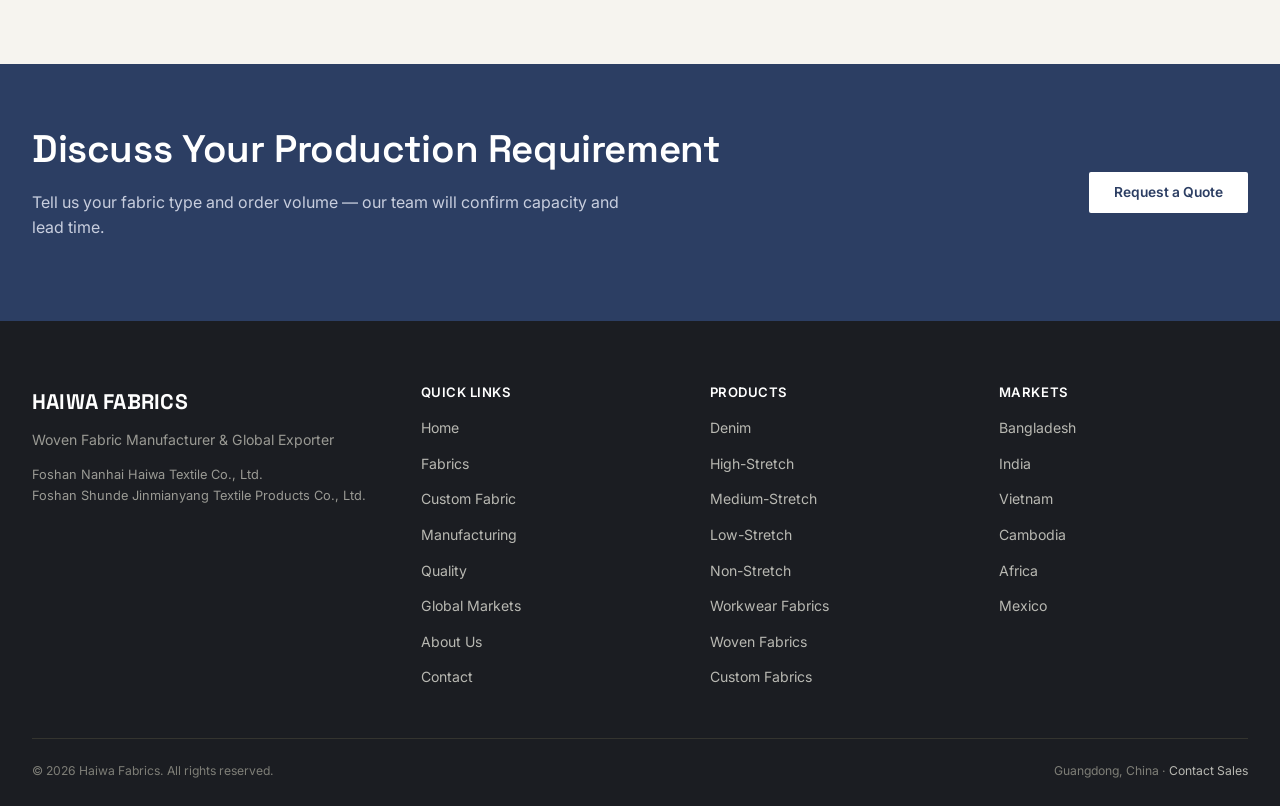
<file: manufacturing.html>
<!doctype html>
<html lang="en" dir="ltr">
<head>
<meta charset="UTF-8">
<meta name="viewport" content="width=device-width, initial-scale=1">
<title>Manufacturing Capability | 500+ Picanol Weaving Machines — Haiwa Fabrics</title>
<meta name="description" content="Large-scale woven fabric manufacturing in Guangdong, China: 500+ imported Belgian Picanol weaving machines, ~180,000 m daily and ~60 million meters annual production capacity.">
<link rel="canonical" href="https://www.haiwafabrics.com/manufacturing">
<link rel="preconnect" href="https://fonts.googleapis.com">
<link rel="preconnect" href="https://fonts.gstatic.com" crossorigin>
<link href="https://fonts.googleapis.com/css2?family=Space+Grotesk:wght@500;600;700&family=Inter:wght@400;500;600;700&display=swap" rel="stylesheet">
<link rel="stylesheet" href="css/style.css">
</head>
<body>

<header class="site-header">
  <div class="container header-row">
    <a href="index.html" class="brand"><span class="brand-mark">HAIWA FABRICS</span><span class="brand-sub" data-i18n="brand.subLine">Manufacturer &amp; Exporter</span></a>
    <nav class="main-nav" aria-label="Primary">
      <a href="index.html" data-i18n="nav.home">Home</a><a href="fabrics.html" data-i18n="nav.fabrics">Fabrics</a><a href="custom-fabric.html" data-i18n="nav.custom">Custom Fabric</a>
      <a href="manufacturing.html" class="active" data-i18n="nav.manufacturing">Manufacturing</a><a href="quality.html" data-i18n="nav.quality">Quality</a><a href="global-markets.html" data-i18n="nav.markets">Global Markets</a>
      <a href="about.html" data-i18n="nav.about">About Us</a><a href="contact.html" data-i18n="nav.contact">Contact</a>
    </nav>
    <div class="header-actions">
      <div class="lang-switch"><button type="button" class="lang-toggle-btn" aria-haspopup="true"><span class="lang-globe" aria-hidden="true">🌐</span><span class="lang-current">English</span> ▾</button>
        <div class="lang-menu" role="menu"><button type="button" data-lang="en" aria-current="true">English</button><button type="button" data-lang="zh">中文</button></div>
      </div>
      <a class="wa-link" href="https://wa.me/8613800000000" target="_blank" rel="noopener"><svg viewBox="0 0 32 32" fill="#25D366"><path d="M16 3C9 3 3.3 8.7 3.3 15.7c0 2.4.6 4.6 1.8 6.6L3 29l7-1.9c1.9 1 4 1.6 6 1.6 7 0 12.7-5.7 12.7-12.7C28.7 8.7 23 3 16 3zm0 23.1c-1.9 0-3.7-.5-5.3-1.4l-.4-.2-4.2 1.1 1.1-4.1-.2-.4a10.3 10.3 0 0 1-1.6-5.5c0-5.7 4.6-10.3 10.3-10.3s10.3 4.6 10.3 10.3S21.7 26.1 16 26.1z"/></svg><span class="wa-text" data-i18n="header.whatsapp">WhatsApp</span></a>
      <a href="contact.html" class="btn btn-primary header-cta" data-i18n="cta.quote">Request a Quote</a>
    </div>
    <button class="menu-toggle" aria-label="Open menu"><span></span><span></span><span></span></button>
  </div>
</header>

<div class="mobile-drawer">
  <div class="drawer-top"><span class="brand-mark">HAIWA</span><button class="drawer-close" aria-label="Close menu">&times;</button></div>
  <nav><a href="index.html" data-i18n="nav.home">Home</a><a href="fabrics.html" data-i18n="nav.fabrics">Fabrics</a><a href="custom-fabric.html" data-i18n="nav.custom">Custom Fabric</a><a href="manufacturing.html" data-i18n="nav.manufacturing">Manufacturing</a><a href="quality.html" data-i18n="nav.quality">Quality</a><a href="global-markets.html" data-i18n="nav.markets">Global Markets</a><a href="about.html" data-i18n="nav.about">About Us</a><a href="contact.html" data-i18n="nav.contact">Contact</a></nav>
  <div class="drawer-actions"><a href="contact.html" class="btn btn-primary btn-block" data-i18n="cta.quote">Request a Quote</a><a href="https://wa.me/8613800000000" class="btn btn-outline btn-block" target="_blank" rel="noopener" data-i18n="cta.whatsappUs">WhatsApp Us</a></div>
</div>

<main>
  <div class="container breadcrumb"><a href="index.html" data-i18n="nav.home">Home</a><span class="sep">/</span><span data-i18n="nav.manufacturing">Manufacturing</span></div>

  <section class="tight">
    <div class="container">
      <span class="hero-eyebrow" data-i18n="tag.manufacturing">Manufacturing</span>
      <h1 data-i18n="mfg.pageTitle">Large-Scale Woven Fabric Manufacturing</h1>
      <p class="lede" data-i18n="mfg.heroLede">500+ imported Belgian Picanol weaving machines, including Picanol OP MAX models, support approximately 180,000 meters of daily production and 60 million meters of annual capacity — an integrated line from raw material to finished, inspected fabric.</p>
    </div>
  </section>

  <section class="stats-strip tight">
    <div class="container">
      <div class="stats-row">
        <div class="stat-cell"><span class="stat-num">500+</span><span class="stat-label" data-i18n="stats.machines">Picanol Weaving Machines</span></div>
        <div class="stat-cell"><span class="stat-num">180,000 m</span><span class="stat-label" data-i18n="stats.daily">Daily Production Capacity</span></div>
        <div class="stat-cell"><span class="stat-num">60M+ m</span><span class="stat-label" data-i18n="stats.annual">Annual Production Capacity</span></div>
        <div class="stat-cell"><span class="stat-num">RMB 1B+</span><span class="stat-label" data-i18n="stats.value">Annual Production Value</span></div>
      </div>
    </div>
  </section>

  <section>
    <div class="container">
      <div class="section-head"><div><span class="tag" data-i18n="mfg.equipTag">Equipment</span><h2 data-i18n="mfg.equipTitle">Belgian Picanol Weaving Machinery</h2><p data-i18n="mfg.equipLede">Our weaving floor runs on 500+ imported Picanol machines, including Picanol OP MAX models — equipment chosen for consistent width, weight and weave quality at high daily output.</p></div></div>
      <div class="grid-2">
        <div class="gallery-frame" style="aspect-ratio:16/10;"><img src="images/picanol-machine.jpg" alt="Picanol OptiMax weaving machine at Haiwa Fabrics"><span class="frame-label" data-i18n="mfg.opMaxLabel">Picanol OP MAX weaving line</span></div>
        <div class="gallery-frame" style="aspect-ratio:16/10;"><img src="images/weaving-floor-1.jpg" alt="Full weaving floor in production at Haiwa Fabrics"><span class="frame-label" data-i18n="mfg.floorLabel">Weaving floor, full production</span></div>
      </div>
    </div>
  </section>

  <section class="section-alt">
    <div class="container">
      <div class="section-head"><div><span class="tag" data-i18n="mfg.flowTag">Production Flow</span><h2 data-i18n="mfg.flowTitle">From Yarn to Global Shipment</h2></div></div>
      <div class="flow">
        <div class="flow-step"><span class="fi">01</span><h4 data-i18n="flow.yarn.title">Yarn / Raw Materials</h4><p data-i18n="flow.yarn.desc">Raw material intake and preparation</p></div>
        <div class="flow-step"><span class="fi">02</span><h4 data-i18n="flow.weaving.title">Weaving</h4><p data-i18n="flow.weaving.desc">500+ Picanol weaving machines</p></div>
        <div class="flow-step"><span class="fi">03</span><h4 data-i18n="flow.inspection.title">Inspection</h4><p data-i18n="flow.inspection.desc">In-line fabric inspection</p></div>
        <div class="flow-step"><span class="fi">04</span><h4 data-i18n="flow.finishing.title">Finishing</h4><p data-i18n="flow.finishing.desc">Finishing to specification</p></div>
        <div class="flow-step"><span class="fi">05</span><h4 data-i18n="flow.qc.title">Quality Control</h4><p data-i18n="flow.qc.desc">Final quality inspection</p></div>
        <div class="flow-step"><span class="fi">06</span><h4 data-i18n="flow.packing.title">Packing</h4><p data-i18n="flow.packing.desc">Roll packing and labelling</p></div>
        <div class="flow-step"><span class="fi">07</span><h4 data-i18n="flow.shipment.title">Global Shipment</h4><p data-i18n="flow.shipment.desc">Export documentation and shipping</p></div>
      </div>
    </div>
  </section>

  <section>
    <div class="container">
      <div class="section-head"><div><span class="tag" data-i18n="tag.insideTheMill">Inside the Mill</span><h2 data-i18n="gallery.pageTitle">See How We Make Your Fabric</h2><p data-i18n="mfg.galleryLede">A look across our weaving floor, inspection line, warehouse and export process.</p></div></div>
      <div class="mill-video">
        <video controls preload="metadata" poster="images/weaving-floor-2.jpg">
          <source src="videos/mill-tour.mp4" type="video/mp4">
        </video>
      </div>
      <div class="grid-4">
        <div class="gallery-frame"><img src="images/weaving-floor-2.jpg" alt="Row of Picanol weaving machines at Haiwa Fabrics"><span class="frame-label" data-i18n="mfg.gallery1">Weaving machines, row view</span></div>
        <div class="gallery-frame"><img src="images/fabric-inspection.jpg" alt="Fabric inspection at Haiwa Fabrics"><span class="frame-label" data-i18n="mfg.gallery2">Fabric inspection</span></div>
        <div class="gallery-frame"><img src="images/fabric-roll-warehouse.jpg" alt="Fabric roll warehouse at Haiwa Fabrics"><span class="frame-label" data-i18n="mfg.gallery3">Roll warehouse</span></div>
        <div class="gallery-frame"><img src="images/container-loading.jpg" alt="Container loading for export at Haiwa Fabrics"><span class="frame-label" data-i18n="mfg.gallery4">Container loading</span></div>
      </div>
    </div>
  </section>

  <section class="cta-band">
    <div class="container cta-band-row">
      <div><h2 data-i18n="mfg.cta.title">Discuss Your Production Requirement</h2><p data-i18n="mfg.cta.lede">Tell us your fabric type and order volume — our team will confirm capacity and lead time.</p></div>
      <a href="contact.html" class="btn" style="background:#fff; color:var(--indigo);" data-i18n="cta.quote">Request a Quote</a>
    </div>
  </section>
</main>

<footer class="site-footer">
  <div class="container">
    <div class="footer-grid">
      <div><span class="brand-mark">HAIWA FABRICS</span><p style="margin-top:10px;"><span data-i18n="footer.tagline">Woven Fabric Manufacturer &amp; Global Exporter</span></p><p style="font-size:.8rem;"><span data-i18n="entity.factoryName">佛山市南海区海娃纺织有限公司</span><br><span data-i18n="entity.salesName">佛山市顺德区金棉洋纺织品有限公司</span></p></div>
      <div class="footer-col"><h4 data-i18n="footer.quicklinks">Quick Links</h4><ul><li><a href="index.html" data-i18n="nav.home">Home</a></li><li><a href="fabrics.html" data-i18n="nav.fabrics">Fabrics</a></li><li><a href="custom-fabric.html" data-i18n="nav.custom">Custom Fabric</a></li><li><a href="manufacturing.html" data-i18n="nav.manufacturing">Manufacturing</a></li><li><a href="quality.html" data-i18n="nav.quality">Quality</a></li><li><a href="global-markets.html" data-i18n="nav.markets">Global Markets</a></li><li><a href="about.html" data-i18n="nav.about">About Us</a></li><li><a href="contact.html" data-i18n="nav.contact">Contact</a></li></ul></div>
      <div class="footer-col"><h4 data-i18n="footer.products">Products</h4><ul><li><a href="denim-fabrics.html" data-i18n="footer.denim">Denim</a></li><li><a href="fabrics.html#high-stretch" data-i18n="footer.highStretchShort">High-Stretch</a></li><li><a href="fabrics.html#medium-stretch" data-i18n="footer.mediumStretchShort">Medium-Stretch</a></li><li><a href="fabrics.html#low-stretch" data-i18n="footer.lowStretchShort">Low-Stretch</a></li><li><a href="fabrics.html#non-stretch" data-i18n="footer.nonStretchShort">Non-Stretch</a></li><li><a href="fabrics.html#workwear" data-i18n="footer.workwearFabrics">Workwear Fabrics</a></li><li><a href="fabrics.html" data-i18n="footer.wovenFabrics">Woven Fabrics</a></li><li><a href="custom-fabric.html" data-i18n="footer.customFabrics">Custom Fabrics</a></li></ul></div>
      <div class="footer-col"><h4 data-i18n="footer.markets">Markets</h4><ul><li><a href="global-markets.html" data-i18n="country.bangladesh">Bangladesh</a></li><li><a href="global-markets.html" data-i18n="country.india">India</a></li><li><a href="global-markets.html" data-i18n="country.vietnam">Vietnam</a></li><li><a href="global-markets.html" data-i18n="country.cambodia">Cambodia</a></li><li><a href="global-markets.html" data-i18n="country.africaShort">Africa</a></li><li><a href="global-markets.html" data-i18n="country.mexico">Mexico</a></li></ul></div>
    </div>
    <div class="footer-bottom"><span data-i18n="footer.copyright">© 2026 Haiwa Fabrics. All rights reserved.</span><span><span data-i18n="location.guangdong">Guangdong, China</span> · <a href="contact.html" style="color:#B8B8B2;" data-i18n="cta.contactSales">Contact Sales</a></span></div>
  </div>
</footer>

<a href="https://wa.me/8613800000000" class="float-wa" target="_blank" rel="noopener" aria-label="Chat on WhatsApp"><svg viewBox="0 0 32 32" fill="#fff"><path d="M16 3C9 3 3.3 8.7 3.3 15.7c0 2.4.6 4.6 1.8 6.6L3 29l7-1.9c1.9 1 4 1.6 6 1.6 7 0 12.7-5.7 12.7-12.7C28.7 8.7 23 3 16 3zm0 23.1c-1.9 0-3.7-.5-5.3-1.4l-.4-.2-4.2 1.1 1.1-4.1-.2-.4a10.3 10.3 0 0 1-1.6-5.5c0-5.7 4.6-10.3 10.3-10.3s10.3 4.6 10.3 10.3S21.7 26.1 16 26.1z"/></svg></a>
<div class="sticky-mobile-cta"><a href="contact.html" class="btn btn-primary" data-i18n="cta.quote">Request a Quote</a><a href="https://wa.me/8613800000000" class="btn btn-outline" target="_blank" rel="noopener" data-i18n="header.whatsapp">WhatsApp</a></div>

<script src="i18n/translations.js"></script>
<script src="js/main.js"></script>
</body>
</html>
</file>
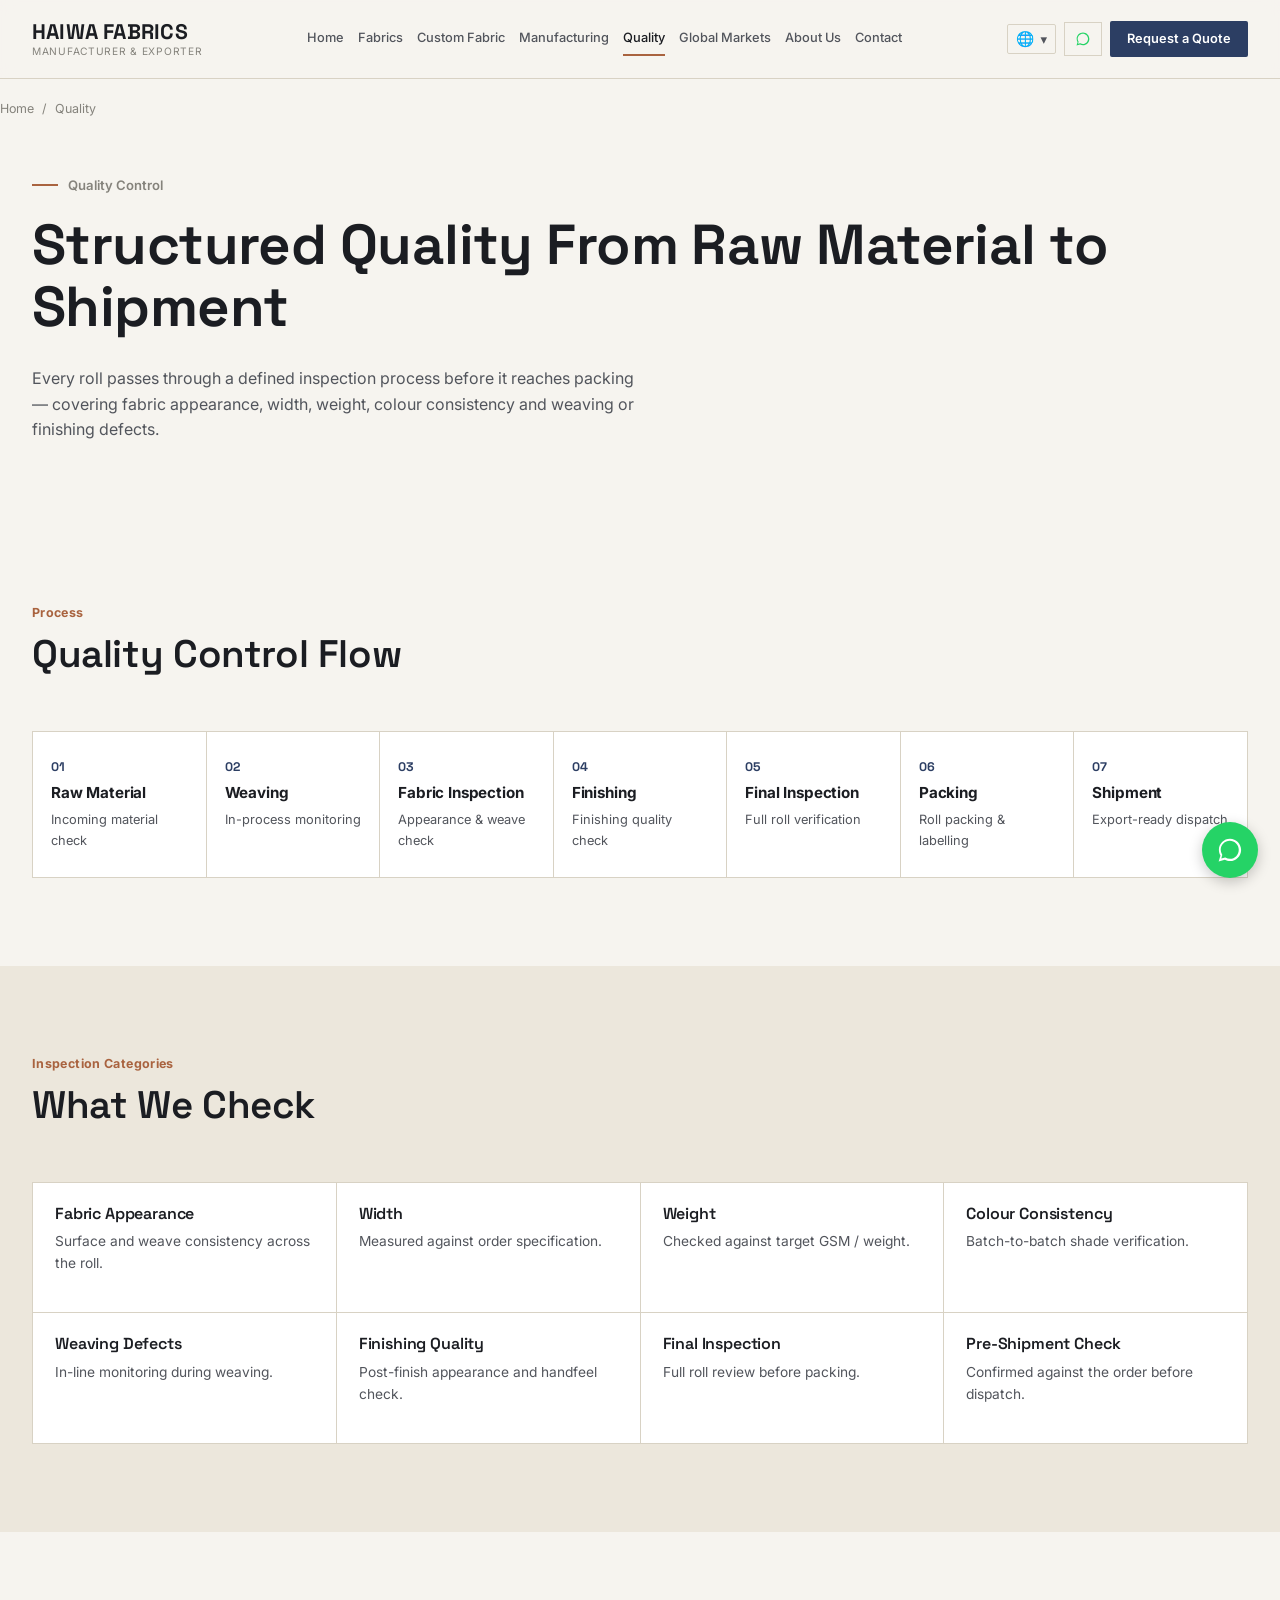
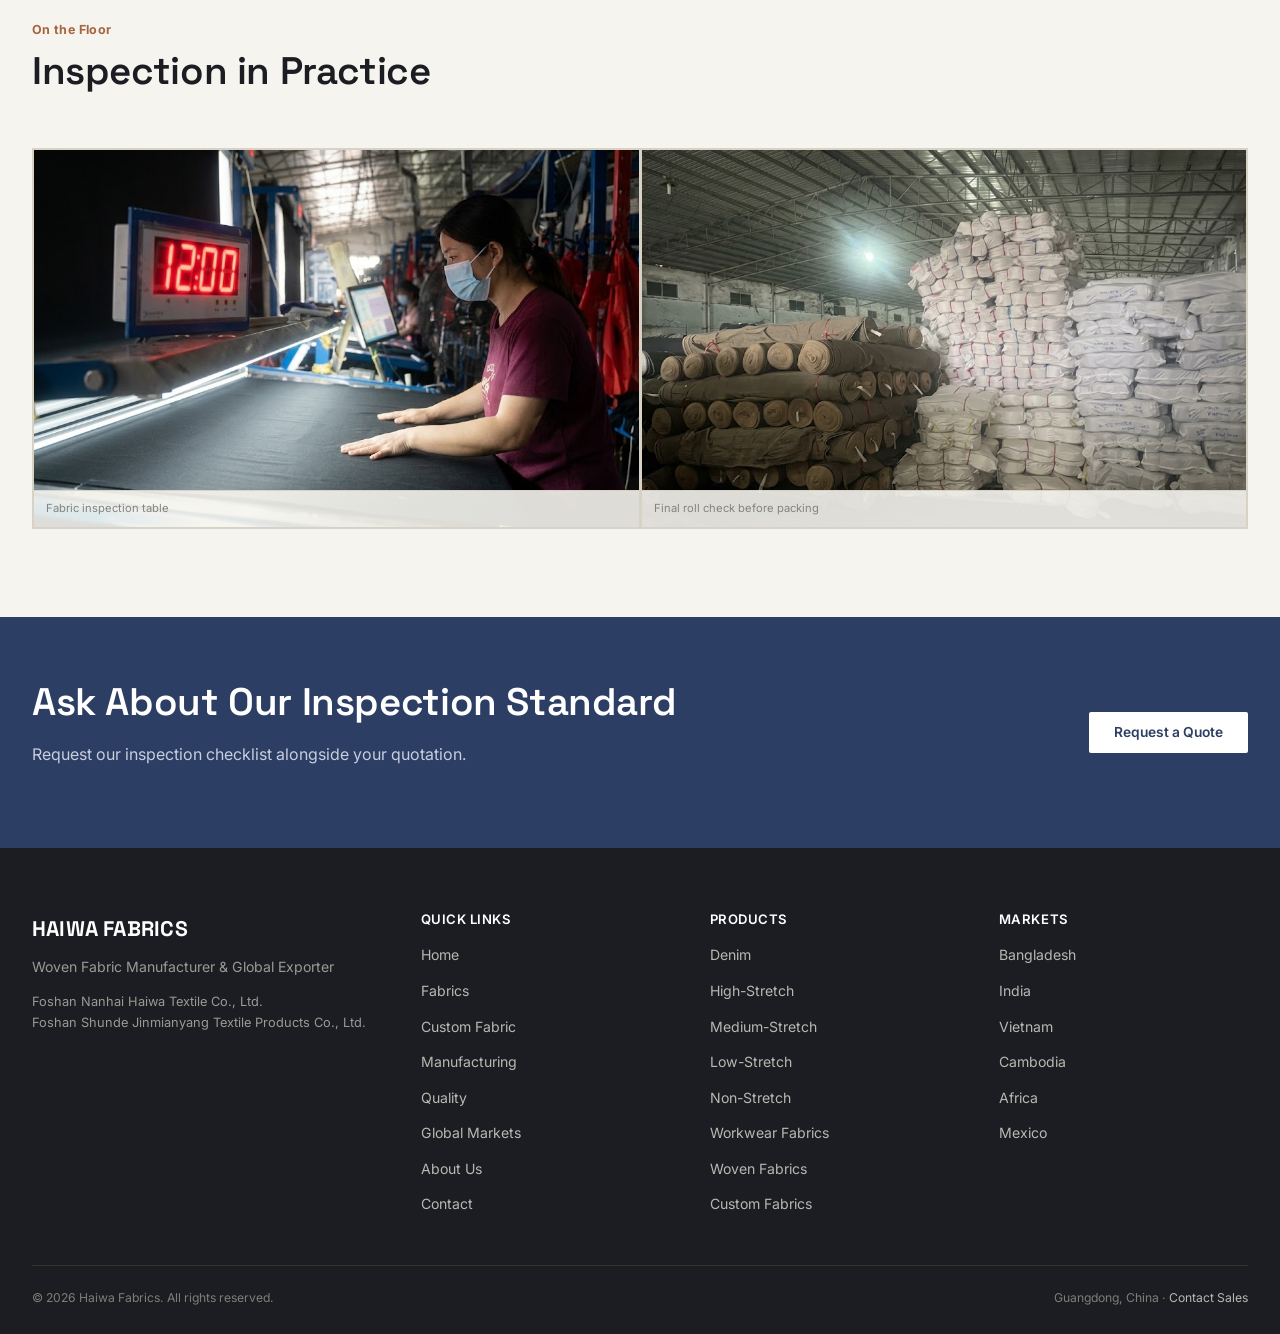
<file: quality.html>
<!doctype html>
<html lang="en" dir="ltr">
<head>
<meta charset="UTF-8">
<meta name="viewport" content="width=device-width, initial-scale=1">
<title>Quality Control Process | Haiwa Fabrics, China</title>
<meta name="description" content="How Haiwa Fabrics controls quality across woven fabric production — from raw material and weaving through inspection, finishing, final check and packing.">
<link rel="canonical" href="https://www.haiwafabrics.com/quality">
<link rel="preconnect" href="https://fonts.googleapis.com">
<link rel="preconnect" href="https://fonts.gstatic.com" crossorigin>
<link href="https://fonts.googleapis.com/css2?family=Space+Grotesk:wght@500;600;700&family=Inter:wght@400;500;600;700&display=swap" rel="stylesheet">
<link rel="stylesheet" href="css/style.css">
</head>
<body>

<header class="site-header">
  <div class="container header-row">
    <a href="index.html" class="brand"><span class="brand-mark">HAIWA FABRICS</span><span class="brand-sub" data-i18n="brand.subLine">Manufacturer &amp; Exporter</span></a>
    <nav class="main-nav" aria-label="Primary">
      <a href="index.html" data-i18n="nav.home">Home</a><a href="fabrics.html" data-i18n="nav.fabrics">Fabrics</a><a href="custom-fabric.html" data-i18n="nav.custom">Custom Fabric</a>
      <a href="manufacturing.html" data-i18n="nav.manufacturing">Manufacturing</a><a href="quality.html" class="active" data-i18n="nav.quality">Quality</a><a href="global-markets.html" data-i18n="nav.markets">Global Markets</a>
      <a href="about.html" data-i18n="nav.about">About Us</a><a href="contact.html" data-i18n="nav.contact">Contact</a>
    </nav>
    <div class="header-actions">
      <div class="lang-switch"><button type="button" class="lang-toggle-btn" aria-haspopup="true"><span class="lang-globe" aria-hidden="true">🌐</span><span class="lang-current">English</span> ▾</button>
        <div class="lang-menu" role="menu"><button type="button" data-lang="en" aria-current="true">English</button><button type="button" data-lang="zh">中文</button></div>
      </div>
      <a class="wa-link" href="https://wa.me/8613800000000" target="_blank" rel="noopener"><svg viewBox="0 0 32 32" fill="#25D366"><path d="M16 3C9 3 3.3 8.7 3.3 15.7c0 2.4.6 4.6 1.8 6.6L3 29l7-1.9c1.9 1 4 1.6 6 1.6 7 0 12.7-5.7 12.7-12.7C28.7 8.7 23 3 16 3zm0 23.1c-1.9 0-3.7-.5-5.3-1.4l-.4-.2-4.2 1.1 1.1-4.1-.2-.4a10.3 10.3 0 0 1-1.6-5.5c0-5.7 4.6-10.3 10.3-10.3s10.3 4.6 10.3 10.3S21.7 26.1 16 26.1z"/></svg><span class="wa-text" data-i18n="header.whatsapp">WhatsApp</span></a>
      <a href="contact.html" class="btn btn-primary header-cta" data-i18n="cta.quote">Request a Quote</a>
    </div>
    <button class="menu-toggle" aria-label="Open menu"><span></span><span></span><span></span></button>
  </div>
</header>

<div class="mobile-drawer">
  <div class="drawer-top"><span class="brand-mark">HAIWA</span><button class="drawer-close" aria-label="Close menu">&times;</button></div>
  <nav><a href="index.html" data-i18n="nav.home">Home</a><a href="fabrics.html" data-i18n="nav.fabrics">Fabrics</a><a href="custom-fabric.html" data-i18n="nav.custom">Custom Fabric</a><a href="manufacturing.html" data-i18n="nav.manufacturing">Manufacturing</a><a href="quality.html" data-i18n="nav.quality">Quality</a><a href="global-markets.html" data-i18n="nav.markets">Global Markets</a><a href="about.html" data-i18n="nav.about">About Us</a><a href="contact.html" data-i18n="nav.contact">Contact</a></nav>
  <div class="drawer-actions"><a href="contact.html" class="btn btn-primary btn-block" data-i18n="cta.quote">Request a Quote</a><a href="https://wa.me/8613800000000" class="btn btn-outline btn-block" target="_blank" rel="noopener" data-i18n="cta.whatsappUs">WhatsApp Us</a></div>
</div>

<main>
  <div class="container breadcrumb"><a href="index.html" data-i18n="nav.home">Home</a><span class="sep">/</span><span data-i18n="nav.quality">Quality</span></div>

  <section class="tight">
    <div class="container">
      <span class="hero-eyebrow" data-i18n="tag.qualityControl">Quality Control</span>
      <h1 data-i18n="quality.pageTitle">Structured Quality From Raw Material to Shipment</h1>
      <p class="lede" data-i18n="qual.heroLede">Every roll passes through a defined inspection process before it reaches packing — covering fabric appearance, width, weight, colour consistency and weaving or finishing defects.</p>
    </div>
  </section>

  <section>
    <div class="container">
      <div class="section-head"><div><span class="tag" data-i18n="qual.flowTag">Process</span><h2 data-i18n="qual.flowTitle">Quality Control Flow</h2></div></div>
      <div class="flow">
        <div class="flow-step"><span class="fi">01</span><h4 data-i18n="qual.flow.raw.title">Raw Material</h4><p data-i18n="qual.flow.raw.desc">Incoming material check</p></div>
        <div class="flow-step"><span class="fi">02</span><h4 data-i18n="flow.weaving.title">Weaving</h4><p data-i18n="qual.flow.weaving.desc">In-process monitoring</p></div>
        <div class="flow-step"><span class="fi">03</span><h4 data-i18n="qual.flow.fabricInspection.title">Fabric Inspection</h4><p data-i18n="qual.flow.fabricInspection.desc">Appearance &amp; weave check</p></div>
        <div class="flow-step"><span class="fi">04</span><h4 data-i18n="flow.finishing.title">Finishing</h4><p data-i18n="qual.flow.finishing.desc">Finishing quality check</p></div>
        <div class="flow-step"><span class="fi">05</span><h4 data-i18n="qual.flow.finalInspection.title">Final Inspection</h4><p data-i18n="qual.flow.finalInspection.desc">Full roll verification</p></div>
        <div class="flow-step"><span class="fi">06</span><h4 data-i18n="flow.packing.title">Packing</h4><p data-i18n="qual.flow.packing.desc">Roll packing &amp; labelling</p></div>
        <div class="flow-step"><span class="fi">07</span><h4 data-i18n="qual.flow.shipment.title">Shipment</h4><p data-i18n="qual.flow.shipment.desc">Export-ready dispatch</p></div>
      </div>
    </div>
  </section>

  <section class="section-alt">
    <div class="container">
      <div class="section-head"><div><span class="tag" data-i18n="qual.catTag">Inspection Categories</span><h2 data-i18n="qual.catTitle">What We Check</h2></div></div>
      <div class="grid-4">
        <div class="fabric-card"><div class="body"><h3 style="font-size:1rem;" data-i18n="qual.cat.appearance.title">Fabric Appearance</h3><p style="font-size:.86rem;" data-i18n="qual.cat.appearance.desc">Surface and weave consistency across the roll.</p></div></div>
        <div class="fabric-card"><div class="body"><h3 style="font-size:1rem;" data-i18n="qual.cat.width.title">Width</h3><p style="font-size:.86rem;" data-i18n="qual.cat.width.desc">Measured against order specification.</p></div></div>
        <div class="fabric-card"><div class="body"><h3 style="font-size:1rem;" data-i18n="qual.cat.weight.title">Weight</h3><p style="font-size:.86rem;" data-i18n="qual.cat.weight.desc">Checked against target GSM / weight.</p></div></div>
        <div class="fabric-card"><div class="body"><h3 style="font-size:1rem;" data-i18n="qual.cat.colour.title">Colour Consistency</h3><p style="font-size:.86rem;" data-i18n="qual.cat.colour.desc">Batch-to-batch shade verification.</p></div></div>
        <div class="fabric-card"><div class="body"><h3 style="font-size:1rem;" data-i18n="qual.cat.weavingDefects.title">Weaving Defects</h3><p style="font-size:.86rem;" data-i18n="qual.cat.weavingDefects.desc">In-line monitoring during weaving.</p></div></div>
        <div class="fabric-card"><div class="body"><h3 style="font-size:1rem;" data-i18n="qual.cat.finishingQuality.title">Finishing Quality</h3><p style="font-size:.86rem;" data-i18n="qual.cat.finishingQuality.desc">Post-finish appearance and handfeel check.</p></div></div>
        <div class="fabric-card"><div class="body"><h3 style="font-size:1rem;" data-i18n="qual.cat.finalInspection.title">Final Inspection</h3><p style="font-size:.86rem;" data-i18n="qual.cat.finalInspection.desc">Full roll review before packing.</p></div></div>
        <div class="fabric-card"><div class="body"><h3 style="font-size:1rem;" data-i18n="qual.cat.preShipment.title">Pre-Shipment Check</h3><p style="font-size:.86rem;" data-i18n="qual.cat.preShipment.desc">Confirmed against the order before dispatch.</p></div></div>
      </div>
    </div>
  </section>

  <section>
    <div class="container">
      <div class="section-head"><div><span class="tag" data-i18n="qual.floorTag">On the Floor</span><h2 data-i18n="qual.floorTitle">Inspection in Practice</h2></div></div>
      <div class="grid-2">
        <div class="gallery-frame" style="aspect-ratio:16/10;"><img src="images/fabric-inspection.jpg" alt="Fabric inspection table at Haiwa Fabrics"><span class="frame-label" data-i18n="qual.floor1">Fabric inspection table</span></div>
        <div class="gallery-frame" style="aspect-ratio:16/10;"><img src="images/fabric-roll-warehouse.jpg" alt="Final roll check before packing at Haiwa Fabrics"><span class="frame-label" data-i18n="qual.floor2">Final roll check before packing</span></div>
      </div>
    </div>
  </section>

  <section class="cta-band">
    <div class="container cta-band-row">
      <div><h2 data-i18n="qual.cta.title">Ask About Our Inspection Standard</h2><p data-i18n="qual.cta.lede">Request our inspection checklist alongside your quotation.</p></div>
      <a href="contact.html" class="btn" style="background:#fff; color:var(--indigo);" data-i18n="cta.quote">Request a Quote</a>
    </div>
  </section>
</main>

<footer class="site-footer">
  <div class="container">
    <div class="footer-grid">
      <div><span class="brand-mark">HAIWA FABRICS</span><p style="margin-top:10px;"><span data-i18n="footer.tagline">Woven Fabric Manufacturer &amp; Global Exporter</span></p><p style="font-size:.8rem;"><span data-i18n="entity.factoryName">佛山市南海区海娃纺织有限公司</span><br><span data-i18n="entity.salesName">佛山市顺德区金棉洋纺织品有限公司</span></p></div>
      <div class="footer-col"><h4 data-i18n="footer.quicklinks">Quick Links</h4><ul><li><a href="index.html" data-i18n="nav.home">Home</a></li><li><a href="fabrics.html" data-i18n="nav.fabrics">Fabrics</a></li><li><a href="custom-fabric.html" data-i18n="nav.custom">Custom Fabric</a></li><li><a href="manufacturing.html" data-i18n="nav.manufacturing">Manufacturing</a></li><li><a href="quality.html" data-i18n="nav.quality">Quality</a></li><li><a href="global-markets.html" data-i18n="nav.markets">Global Markets</a></li><li><a href="about.html" data-i18n="nav.about">About Us</a></li><li><a href="contact.html" data-i18n="nav.contact">Contact</a></li></ul></div>
      <div class="footer-col"><h4 data-i18n="footer.products">Products</h4><ul><li><a href="denim-fabrics.html" data-i18n="footer.denim">Denim</a></li><li><a href="fabrics.html#high-stretch" data-i18n="footer.highStretchShort">High-Stretch</a></li><li><a href="fabrics.html#medium-stretch" data-i18n="footer.mediumStretchShort">Medium-Stretch</a></li><li><a href="fabrics.html#low-stretch" data-i18n="footer.lowStretchShort">Low-Stretch</a></li><li><a href="fabrics.html#non-stretch" data-i18n="footer.nonStretchShort">Non-Stretch</a></li><li><a href="fabrics.html#workwear" data-i18n="footer.workwearFabrics">Workwear Fabrics</a></li><li><a href="fabrics.html" data-i18n="footer.wovenFabrics">Woven Fabrics</a></li><li><a href="custom-fabric.html" data-i18n="footer.customFabrics">Custom Fabrics</a></li></ul></div>
      <div class="footer-col"><h4 data-i18n="footer.markets">Markets</h4><ul><li><a href="global-markets.html" data-i18n="country.bangladesh">Bangladesh</a></li><li><a href="global-markets.html" data-i18n="country.india">India</a></li><li><a href="global-markets.html" data-i18n="country.vietnam">Vietnam</a></li><li><a href="global-markets.html" data-i18n="country.cambodia">Cambodia</a></li><li><a href="global-markets.html" data-i18n="country.africaShort">Africa</a></li><li><a href="global-markets.html" data-i18n="country.mexico">Mexico</a></li></ul></div>
    </div>
    <div class="footer-bottom"><span data-i18n="footer.copyright">© 2026 Haiwa Fabrics. All rights reserved.</span><span><span data-i18n="location.guangdong">Guangdong, China</span> · <a href="contact.html" style="color:#B8B8B2;" data-i18n="cta.contactSales">Contact Sales</a></span></div>
  </div>
</footer>

<a href="https://wa.me/8613800000000" class="float-wa" target="_blank" rel="noopener" aria-label="Chat on WhatsApp"><svg viewBox="0 0 32 32" fill="#fff"><path d="M16 3C9 3 3.3 8.7 3.3 15.7c0 2.4.6 4.6 1.8 6.6L3 29l7-1.9c1.9 1 4 1.6 6 1.6 7 0 12.7-5.7 12.7-12.7C28.7 8.7 23 3 16 3zm0 23.1c-1.9 0-3.7-.5-5.3-1.4l-.4-.2-4.2 1.1 1.1-4.1-.2-.4a10.3 10.3 0 0 1-1.6-5.5c0-5.7 4.6-10.3 10.3-10.3s10.3 4.6 10.3 10.3S21.7 26.1 16 26.1z"/></svg></a>
<div class="sticky-mobile-cta"><a href="contact.html" class="btn btn-primary" data-i18n="cta.quote">Request a Quote</a><a href="https://wa.me/8613800000000" class="btn btn-outline" target="_blank" rel="noopener" data-i18n="header.whatsapp">WhatsApp</a></div>

<script src="i18n/translations.js"></script>
<script src="js/main.js"></script>
</body>
</html>
</file>
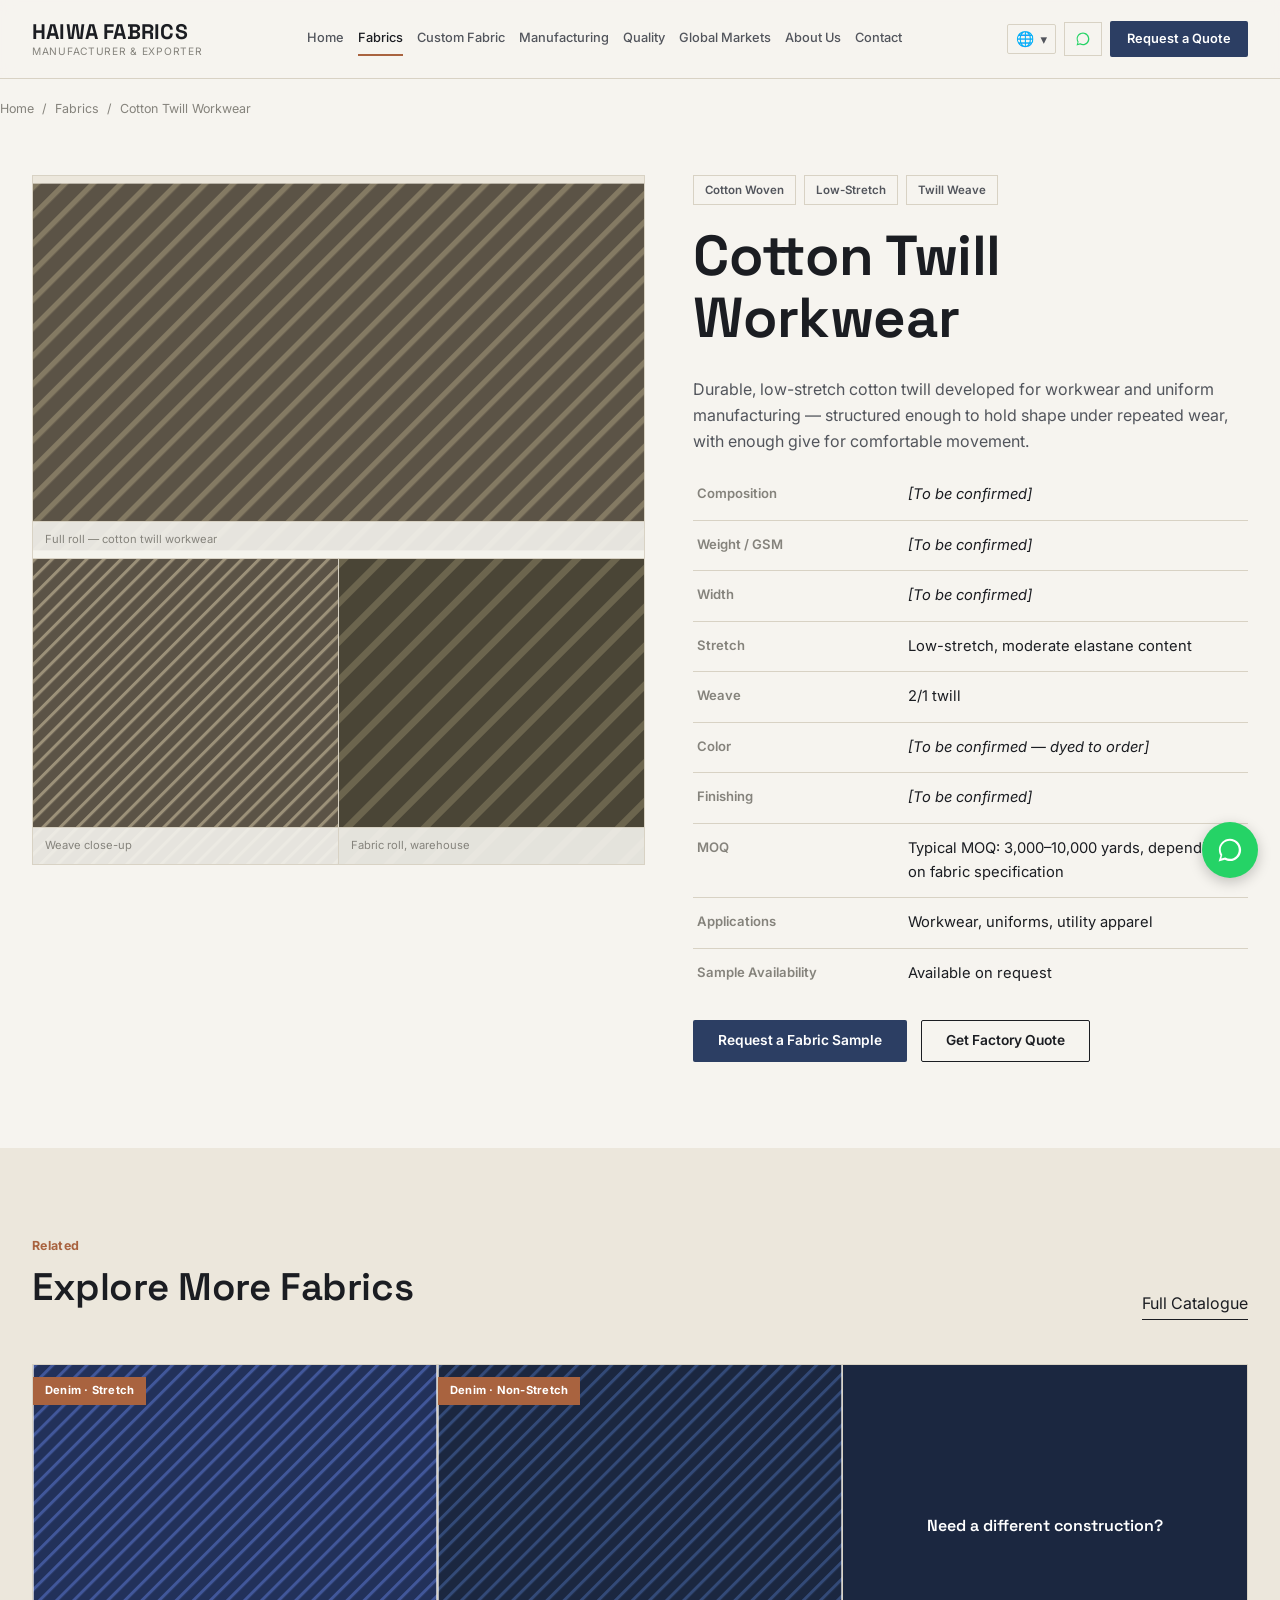
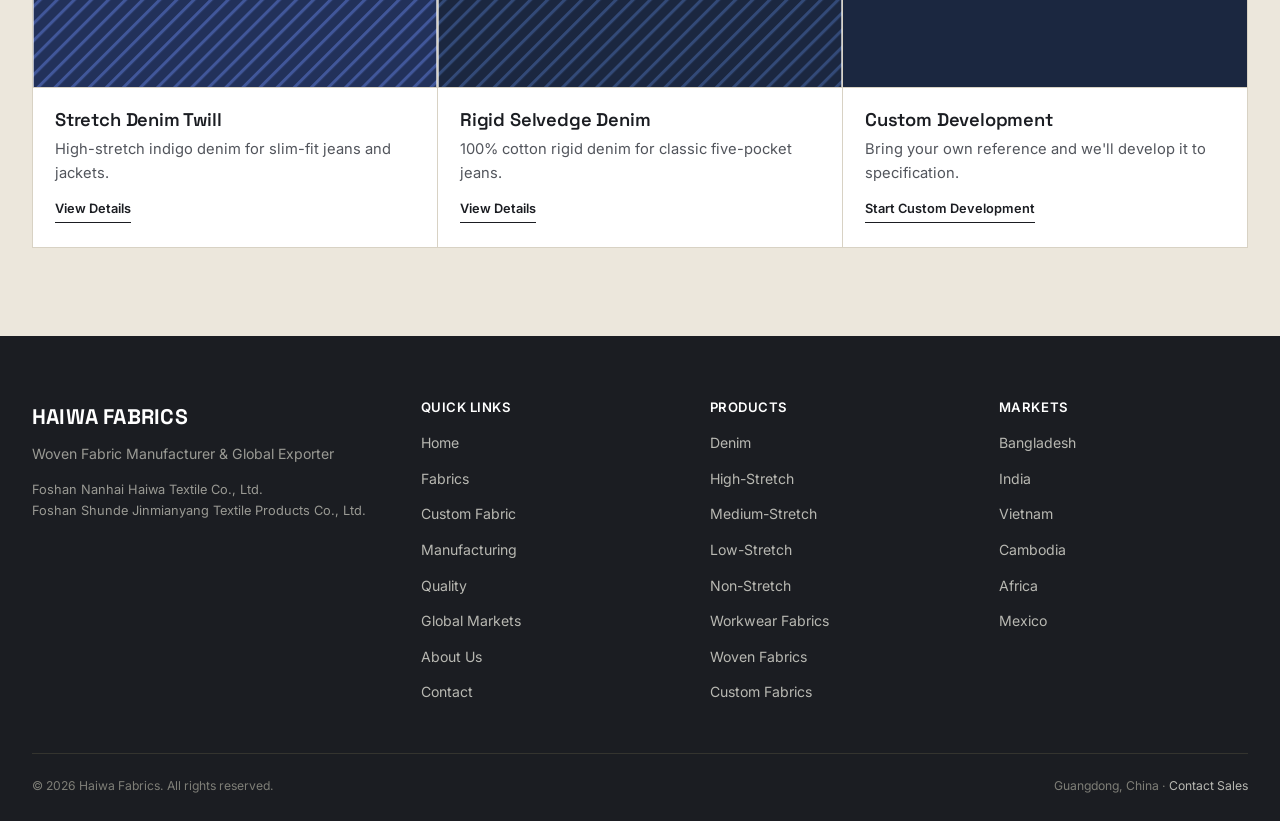
<file: products/cotton-twill-workwear-fabric.html>
<!doctype html>
<html lang="en" dir="ltr">
<head>
<meta charset="UTF-8">
<meta name="viewport" content="width=device-width, initial-scale=1">
<title>Cotton Twill Workwear Fabric | Haiwa Fabrics, China</title>
<meta name="description" content="Cotton twill workwear fabric from Haiwa Fabrics — durable low-stretch cotton twill for workwear and uniforms. Request a sample or factory quote, typical MOQ 3,000–10,000 yards.">
<link rel="canonical" href="https://www.haiwafabrics.com/products/cotton-twill-workwear-fabric">
<link rel="preconnect" href="https://fonts.googleapis.com">
<link rel="preconnect" href="https://fonts.gstatic.com" crossorigin>
<link href="https://fonts.googleapis.com/css2?family=Space+Grotesk:wght@500;600;700&family=Inter:wght@400;500;600;700&display=swap" rel="stylesheet">
<link rel="stylesheet" href="../css/style.css">
</head>
<body>

<header class="site-header">
  <div class="container header-row">
    <a href="../index.html" class="brand"><span class="brand-mark">HAIWA FABRICS</span><span class="brand-sub" data-i18n="brand.subLine">Manufacturer &amp; Exporter</span></a>
    <nav class="main-nav" aria-label="Primary">
      <a href="../index.html" data-i18n="nav.home">Home</a><a href="../fabrics.html" class="active" data-i18n="nav.fabrics">Fabrics</a><a href="../custom-fabric.html" data-i18n="nav.custom">Custom Fabric</a>
      <a href="../manufacturing.html" data-i18n="nav.manufacturing">Manufacturing</a><a href="../quality.html" data-i18n="nav.quality">Quality</a><a href="../global-markets.html" data-i18n="nav.markets">Global Markets</a>
      <a href="../about.html" data-i18n="nav.about">About Us</a><a href="../contact.html" data-i18n="nav.contact">Contact</a>
    </nav>
    <div class="header-actions">
      <div class="lang-switch"><button type="button" class="lang-toggle-btn" aria-haspopup="true"><span class="lang-globe" aria-hidden="true">🌐</span><span class="lang-current">English</span> ▾</button>
        <div class="lang-menu" role="menu"><button type="button" data-lang="en" aria-current="true">English</button><button type="button" data-lang="zh">中文</button></div>
      </div>
      <a class="wa-link" href="https://wa.me/8613800000000" target="_blank" rel="noopener"><svg viewBox="0 0 32 32" fill="#25D366"><path d="M16 3C9 3 3.3 8.7 3.3 15.7c0 2.4.6 4.6 1.8 6.6L3 29l7-1.9c1.9 1 4 1.6 6 1.6 7 0 12.7-5.7 12.7-12.7C28.7 8.7 23 3 16 3zm0 23.1c-1.9 0-3.7-.5-5.3-1.4l-.4-.2-4.2 1.1 1.1-4.1-.2-.4a10.3 10.3 0 0 1-1.6-5.5c0-5.7 4.6-10.3 10.3-10.3s10.3 4.6 10.3 10.3S21.7 26.1 16 26.1z"/></svg><span class="wa-text" data-i18n="header.whatsapp">WhatsApp</span></a>
      <a href="../contact.html" class="btn btn-primary header-cta" data-i18n="cta.quote">Request a Quote</a>
    </div>
    <button class="menu-toggle" aria-label="Open menu"><span></span><span></span><span></span></button>
  </div>
</header>

<div class="mobile-drawer">
  <div class="drawer-top"><span class="brand-mark">HAIWA</span><button class="drawer-close" aria-label="Close menu">&times;</button></div>
  <nav><a href="../index.html" data-i18n="nav.home">Home</a><a href="../fabrics.html" data-i18n="nav.fabrics">Fabrics</a><a href="../custom-fabric.html" data-i18n="nav.custom">Custom Fabric</a><a href="../manufacturing.html" data-i18n="nav.manufacturing">Manufacturing</a><a href="../quality.html" data-i18n="nav.quality">Quality</a><a href="../global-markets.html" data-i18n="nav.markets">Global Markets</a><a href="../about.html" data-i18n="nav.about">About Us</a><a href="../contact.html" data-i18n="nav.contact">Contact</a></nav>
  <div class="drawer-actions"><a href="../contact.html" class="btn btn-primary btn-block" data-i18n="cta.quote">Request a Quote</a><a href="https://wa.me/8613800000000" class="btn btn-outline btn-block" target="_blank" rel="noopener" data-i18n="cta.whatsappUs">WhatsApp Us</a></div>
</div>

<main>
  <div class="container breadcrumb"><a href="../index.html" data-i18n="nav.home">Home</a><span class="sep">/</span><a href="../fabrics.html" data-i18n="nav.fabrics">Fabrics</a><span class="sep">/</span><span data-i18n="prod.cottonTwillWorkwear.title">Cotton Twill Workwear</span></div>

  <section class="tight">
    <div class="container" style="display:grid; grid-template-columns: 1.05fr .95fr; gap:48px; align-items:start;">
      <div>
        <div class="pdp-gallery">
          <div class="gallery-frame main-shot" style="border:none;"><svg viewBox="0 0 400 240"><defs><pattern id="pc-main" width="13" height="13" patternTransform="rotate(45)" patternUnits="userSpaceOnUse"><rect width="13" height="13" fill="#5B5346"/><line x1="0" y1="0" x2="0" y2="13" stroke="#847A63" stroke-width="7"/></pattern></defs><rect width="400" height="240" fill="url(#pc-main)"/></svg><span class="frame-label" data-i18n="pd3.frame1">Full roll — cotton twill workwear</span></div>
          <div class="gallery-frame"><svg viewBox="0 0 200 200"><defs><pattern id="pc-2" width="8" height="8" patternTransform="rotate(45)" patternUnits="userSpaceOnUse"><rect width="8" height="8" fill="#5B5346"/><line x1="0" y1="0" x2="0" y2="8" stroke="#9C9179" stroke-width="4"/></pattern></defs><rect width="200" height="200" fill="url(#pc-2)"/></svg><span class="frame-label" data-i18n="pd3.frame2">Weave close-up</span></div>
          <div class="gallery-frame"><svg viewBox="0 0 200 200"><defs><pattern id="pc-3" width="18" height="18" patternTransform="rotate(45)" patternUnits="userSpaceOnUse"><rect width="18" height="18" fill="#4A4536"/><line x1="0" y1="0" x2="0" y2="18" stroke="#6C654E" stroke-width="9"/></pattern></defs><rect width="200" height="200" fill="url(#pc-3)"/></svg><span class="frame-label" data-i18n="pd3.frame3">Fabric roll, warehouse</span></div>
        </div>
      </div>
      <div>
        <div class="badge-row"><span class="badge" data-i18n="badge.cottonWoven">Cotton Woven</span><span class="badge" data-i18n="badge.lowStretch">Low-Stretch</span><span class="badge" data-i18n="badge.twillWeave">Twill Weave</span></div>
        <h1 data-i18n="prod.cottonTwillWorkwear.title">Cotton Twill Workwear</h1>
        <p class="lede" data-i18n="prod.cottonTwillWorkwear.pdpLede">Durable, low-stretch cotton twill developed for workwear and uniform manufacturing — structured enough to hold shape under repeated wear, with enough give for comfortable movement.</p>

        <table class="spec-table">
          <tr><th data-i18n="pdp.composition">Composition</th><td class="tbc" data-i18n="pdp.tbc">[To be confirmed]</td></tr>
          <tr><th data-i18n="pdp.weightGsm">Weight / GSM</th><td class="tbc" data-i18n="pdp.tbc">[To be confirmed]</td></tr>
          <tr><th data-i18n="pdp.width">Width</th><td class="tbc" data-i18n="pdp.tbc">[To be confirmed]</td></tr>
          <tr><th data-i18n="pdp.stretch">Stretch</th><td data-i18n="prod.cottonTwillWorkwear.stretchVal">Low-stretch, moderate elastane content</td></tr>
          <tr><th data-i18n="pdp.weave">Weave</th><td data-i18n="prod.cottonTwillWorkwear.weaveVal">2/1 twill</td></tr>
          <tr><th data-i18n="pdp.color">Color</th><td class="tbc" data-i18n="prod.cottonTwillWorkwear.colorVal">[To be confirmed — dyed to order]</td></tr>
          <tr><th data-i18n="pdp.finishing">Finishing</th><td class="tbc" data-i18n="pdp.tbc">[To be confirmed]</td></tr>
          <tr><th data-i18n="pdp.moq">MOQ</th><td data-i18n="pdp.moqValue">Typical MOQ: 3,000–10,000 yards, depending on fabric specification</td></tr>
          <tr><th data-i18n="pdp.applications">Applications</th><td data-i18n="prod.cottonTwillWorkwear.appsVal">Workwear, uniforms, utility apparel</td></tr>
          <tr><th data-i18n="pdp.sampleAvailability">Sample Availability</th><td data-i18n="pdp.available">Available on request</td></tr>
        </table>

        <div class="hero-ctas" style="margin-top:22px;">
          <a href="../contact.html?product=cotton-twill-workwear#sample" class="btn btn-primary" data-i18n="cta.requestFabricSample">Request a Fabric Sample</a>
          <a href="../contact.html?product=cotton-twill-workwear#quote" class="btn btn-outline" data-i18n="cta.getFactoryQuote">Get Factory Quote</a>
        </div>
      </div>
    </div>
  </section>

  <section class="section-alt">
    <div class="container">
      <div class="section-head"><div><span class="tag" data-i18n="pdp.relatedTag">Related</span><h2 data-i18n="pdp.exploreMoreFabrics">Explore More Fabrics</h2></div><a href="../fabrics.html" class="link-arrowless" data-i18n="pdp.fullCatalogue">Full Catalogue</a></div>
      <div class="grid-3">
        <div class="fabric-card product-card">
          <div class="swatch"><svg viewBox="0 0 400 320"><defs><pattern id="rc-1" width="12" height="12" patternTransform="rotate(45)" patternUnits="userSpaceOnUse"><rect width="12" height="12" fill="#22315A"/><line x1="0" y1="0" x2="0" y2="12" stroke="#41579A" stroke-width="6"/></pattern></defs><rect width="400" height="320" fill="url(#rc-1)"/></svg><span class="swatch-tag" data-i18n="swatchTag.denimStretch">Denim · Stretch</span></div>
          <div class="body"><h3 data-i18n="prod.stretchDenimTwill.title">Stretch Denim Twill</h3><p data-i18n="prod.stretchDenimTwill.shortDesc">High-stretch indigo denim for slim-fit jeans and jackets.</p><div class="card-actions"><a href="denim-stretch-fabric.html" class="link-arrowless" data-i18n="cta.viewDetails">View Details</a></div></div>
        </div>
        <div class="fabric-card product-card">
          <div class="swatch"><svg viewBox="0 0 400 320"><defs><pattern id="rc-2" width="12" height="12" patternTransform="rotate(45)" patternUnits="userSpaceOnUse"><rect width="12" height="12" fill="#1B2740"/><line x1="0" y1="0" x2="0" y2="12" stroke="#334A78" stroke-width="6"/></pattern></defs><rect width="400" height="320" fill="url(#rc-2)"/></svg><span class="swatch-tag" data-i18n="swatchTag.denimNonStretch">Denim · Non-Stretch</span></div>
          <div class="body"><h3 data-i18n="prod.rigidSelvedgeDenim.title">Rigid Selvedge Denim</h3><p data-i18n="prod.rigidSelvedgeDenim.shortDesc">100% cotton rigid denim for classic five-pocket jeans.</p><div class="card-actions"><a href="non-stretch-denim-fabric.html" class="link-arrowless" data-i18n="cta.viewDetails">View Details</a></div></div>
        </div>
        <div class="fabric-card">
          <div class="swatch" style="display:flex; align-items:center; justify-content:center; background:var(--indigo-deep);"><span style="color:#fff; font-family:var(--font-display); font-weight:600; padding:20px; text-align:center;" data-i18n="pdp.needDifferent">Need a different construction?</span></div>
          <div class="body"><h3 data-i18n="pdp.customDevCardTitle">Custom Development</h3><p data-i18n="pdp.customDevCardDesc">Bring your own reference and we'll develop it to specification.</p><div class="card-actions"><a href="../custom-fabric.html" class="link-arrowless" data-i18n="cta.startCustom">Start Custom Development</a></div></div>
        </div>
      </div>
    </div>
  </section>
</main>

<footer class="site-footer">
  <div class="container">
    <div class="footer-grid">
      <div><span class="brand-mark">HAIWA FABRICS</span><p style="margin-top:10px;"><span data-i18n="footer.tagline">Woven Fabric Manufacturer &amp; Global Exporter</span></p><p style="font-size:.8rem;"><span data-i18n="entity.factoryName">佛山市南海区海娃纺织有限公司</span><br><span data-i18n="entity.salesName">佛山市顺德区金棉洋纺织品有限公司</span></p></div>
      <div class="footer-col"><h4 data-i18n="footer.quicklinks">Quick Links</h4><ul><li><a href="../index.html" data-i18n="nav.home">Home</a></li><li><a href="../fabrics.html" data-i18n="nav.fabrics">Fabrics</a></li><li><a href="../custom-fabric.html" data-i18n="nav.custom">Custom Fabric</a></li><li><a href="../manufacturing.html" data-i18n="nav.manufacturing">Manufacturing</a></li><li><a href="../quality.html" data-i18n="nav.quality">Quality</a></li><li><a href="../global-markets.html" data-i18n="nav.markets">Global Markets</a></li><li><a href="../about.html" data-i18n="nav.about">About Us</a></li><li><a href="../contact.html" data-i18n="nav.contact">Contact</a></li></ul></div>
      <div class="footer-col"><h4 data-i18n="footer.products">Products</h4><ul><li><a href="../denim-fabrics.html" data-i18n="footer.denim">Denim</a></li><li><a href="../fabrics.html#high-stretch" data-i18n="footer.highStretchShort">High-Stretch</a></li><li><a href="../fabrics.html#medium-stretch" data-i18n="footer.mediumStretchShort">Medium-Stretch</a></li><li><a href="../fabrics.html#low-stretch" data-i18n="footer.lowStretchShort">Low-Stretch</a></li><li><a href="../fabrics.html#non-stretch" data-i18n="footer.nonStretchShort">Non-Stretch</a></li><li><a href="../fabrics.html#workwear" data-i18n="footer.workwearFabrics">Workwear Fabrics</a></li><li><a href="../fabrics.html" data-i18n="footer.wovenFabrics">Woven Fabrics</a></li><li><a href="../custom-fabric.html" data-i18n="footer.customFabrics">Custom Fabrics</a></li></ul></div>
      <div class="footer-col"><h4 data-i18n="footer.markets">Markets</h4><ul><li><a href="../global-markets.html" data-i18n="country.bangladesh">Bangladesh</a></li><li><a href="../global-markets.html" data-i18n="country.india">India</a></li><li><a href="../global-markets.html" data-i18n="country.vietnam">Vietnam</a></li><li><a href="../global-markets.html" data-i18n="country.cambodia">Cambodia</a></li><li><a href="../global-markets.html" data-i18n="country.africaShort">Africa</a></li><li><a href="../global-markets.html" data-i18n="country.mexico">Mexico</a></li></ul></div>
    </div>
    <div class="footer-bottom"><span data-i18n="footer.copyright">© 2026 Haiwa Fabrics. All rights reserved.</span><span><span data-i18n="location.guangdong">Guangdong, China</span> · <a href="../contact.html" style="color:#B8B8B2;" data-i18n="cta.contactSales">Contact Sales</a></span></div>
  </div>
</footer>

<a href="https://wa.me/8613800000000" class="float-wa" target="_blank" rel="noopener" aria-label="Chat on WhatsApp"><svg viewBox="0 0 32 32" fill="#fff"><path d="M16 3C9 3 3.3 8.7 3.3 15.7c0 2.4.6 4.6 1.8 6.6L3 29l7-1.9c1.9 1 4 1.6 6 1.6 7 0 12.7-5.7 12.7-12.7C28.7 8.7 23 3 16 3zm0 23.1c-1.9 0-3.7-.5-5.3-1.4l-.4-.2-4.2 1.1 1.1-4.1-.2-.4a10.3 10.3 0 0 1-1.6-5.5c0-5.7 4.6-10.3 10.3-10.3s10.3 4.6 10.3 10.3S21.7 26.1 16 26.1z"/></svg></a>
<div class="sticky-mobile-cta"><a href="../contact.html" class="btn btn-primary" data-i18n="cta.quote">Request a Quote</a><a href="https://wa.me/8613800000000" class="btn btn-outline" target="_blank" rel="noopener" data-i18n="header.whatsapp">WhatsApp</a></div>

<script src="../i18n/translations.js"></script>
<script src="../js/main.js"></script>
</body>
</html>
</file>
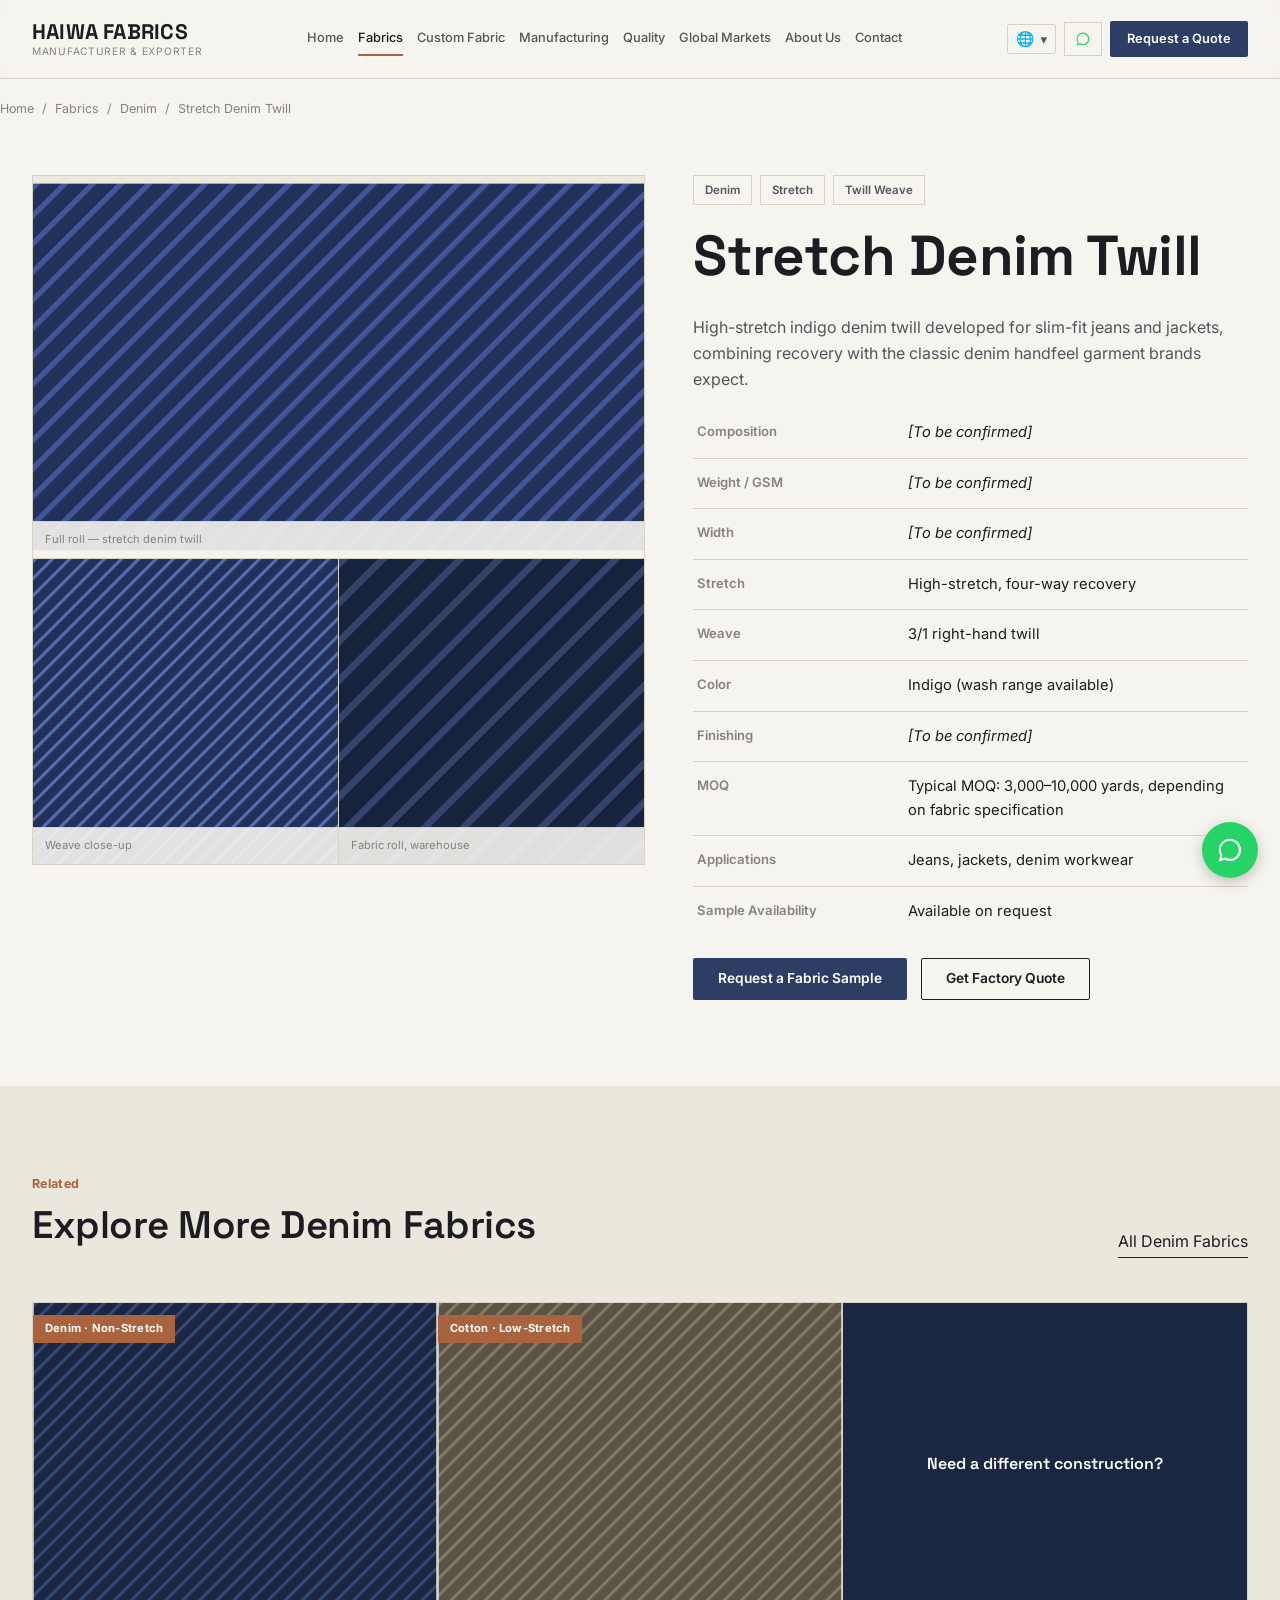
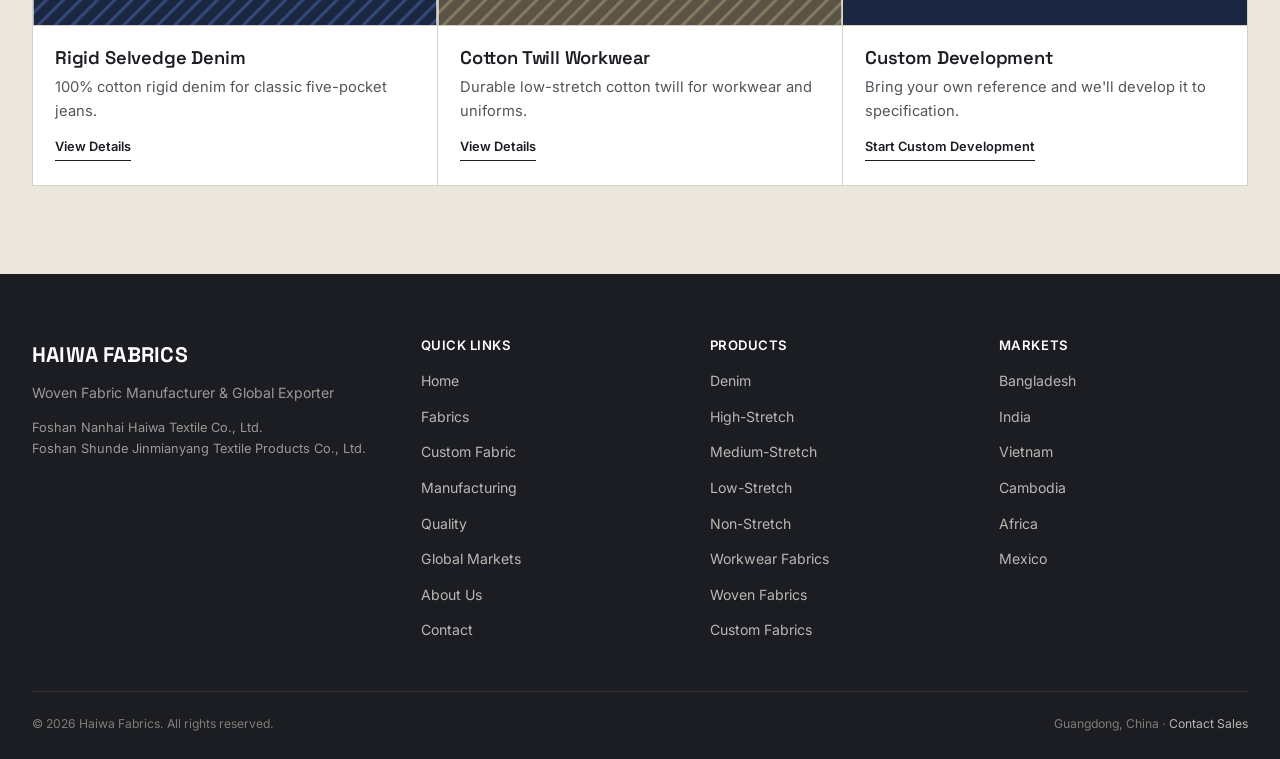
<file: products/denim-stretch-fabric.html>
<!doctype html>
<html lang="en" dir="ltr">
<head>
<meta charset="UTF-8">
<meta name="viewport" content="width=device-width, initial-scale=1">
<title>Stretch Denim Twill Fabric | Haiwa Fabrics, China</title>
<meta name="description" content="Stretch denim twill fabric from Haiwa Fabrics — high-stretch indigo denim for slim-fit jeans and jackets. Request a sample or factory quote, typical MOQ 3,000–10,000 yards.">
<link rel="canonical" href="https://www.haiwafabrics.com/products/denim-stretch-fabric">
<link rel="preconnect" href="https://fonts.googleapis.com">
<link rel="preconnect" href="https://fonts.gstatic.com" crossorigin>
<link href="https://fonts.googleapis.com/css2?family=Space+Grotesk:wght@500;600;700&family=Inter:wght@400;500;600;700&display=swap" rel="stylesheet">
<link rel="stylesheet" href="../css/style.css">
</head>
<body>

<header class="site-header">
  <div class="container header-row">
    <a href="../index.html" class="brand"><span class="brand-mark">HAIWA FABRICS</span><span class="brand-sub" data-i18n="brand.subLine">Manufacturer &amp; Exporter</span></a>
    <nav class="main-nav" aria-label="Primary">
      <a href="../index.html" data-i18n="nav.home">Home</a><a href="../fabrics.html" class="active" data-i18n="nav.fabrics">Fabrics</a><a href="../custom-fabric.html" data-i18n="nav.custom">Custom Fabric</a>
      <a href="../manufacturing.html" data-i18n="nav.manufacturing">Manufacturing</a><a href="../quality.html" data-i18n="nav.quality">Quality</a><a href="../global-markets.html" data-i18n="nav.markets">Global Markets</a>
      <a href="../about.html" data-i18n="nav.about">About Us</a><a href="../contact.html" data-i18n="nav.contact">Contact</a>
    </nav>
    <div class="header-actions">
      <div class="lang-switch"><button type="button" class="lang-toggle-btn" aria-haspopup="true"><span class="lang-globe" aria-hidden="true">🌐</span><span class="lang-current">English</span> ▾</button>
        <div class="lang-menu" role="menu"><button type="button" data-lang="en" aria-current="true">English</button><button type="button" data-lang="zh">中文</button></div>
      </div>
      <a class="wa-link" href="https://wa.me/8613800000000" target="_blank" rel="noopener"><svg viewBox="0 0 32 32" fill="#25D366"><path d="M16 3C9 3 3.3 8.7 3.3 15.7c0 2.4.6 4.6 1.8 6.6L3 29l7-1.9c1.9 1 4 1.6 6 1.6 7 0 12.7-5.7 12.7-12.7C28.7 8.7 23 3 16 3zm0 23.1c-1.9 0-3.7-.5-5.3-1.4l-.4-.2-4.2 1.1 1.1-4.1-.2-.4a10.3 10.3 0 0 1-1.6-5.5c0-5.7 4.6-10.3 10.3-10.3s10.3 4.6 10.3 10.3S21.7 26.1 16 26.1z"/></svg><span class="wa-text" data-i18n="header.whatsapp">WhatsApp</span></a>
      <a href="../contact.html" class="btn btn-primary header-cta" data-i18n="cta.quote">Request a Quote</a>
    </div>
    <button class="menu-toggle" aria-label="Open menu"><span></span><span></span><span></span></button>
  </div>
</header>

<div class="mobile-drawer">
  <div class="drawer-top"><span class="brand-mark">HAIWA</span><button class="drawer-close" aria-label="Close menu">&times;</button></div>
  <nav><a href="../index.html" data-i18n="nav.home">Home</a><a href="../fabrics.html" data-i18n="nav.fabrics">Fabrics</a><a href="../custom-fabric.html" data-i18n="nav.custom">Custom Fabric</a><a href="../manufacturing.html" data-i18n="nav.manufacturing">Manufacturing</a><a href="../quality.html" data-i18n="nav.quality">Quality</a><a href="../global-markets.html" data-i18n="nav.markets">Global Markets</a><a href="../about.html" data-i18n="nav.about">About Us</a><a href="../contact.html" data-i18n="nav.contact">Contact</a></nav>
  <div class="drawer-actions"><a href="../contact.html" class="btn btn-primary btn-block" data-i18n="cta.quote">Request a Quote</a><a href="https://wa.me/8613800000000" class="btn btn-outline btn-block" target="_blank" rel="noopener" data-i18n="cta.whatsappUs">WhatsApp Us</a></div>
</div>

<main>
  <div class="container breadcrumb"><a href="../index.html" data-i18n="nav.home">Home</a><span class="sep">/</span><a href="../fabrics.html" data-i18n="nav.fabrics">Fabrics</a><span class="sep">/</span><a href="../denim-fabrics.html" data-i18n="term.denim">Denim</a><span class="sep">/</span><span data-i18n="prod.stretchDenimTwill.title">Stretch Denim Twill</span></div>

  <section class="tight">
    <div class="container" style="display:grid; grid-template-columns: 1.05fr .95fr; gap:48px; align-items:start;">
      <div>
        <div class="pdp-gallery">
          <div class="gallery-frame main-shot" style="border:none;"><svg viewBox="0 0 400 240"><defs><pattern id="pd-main" width="13" height="13" patternTransform="rotate(45)" patternUnits="userSpaceOnUse"><rect width="13" height="13" fill="#22315A"/><line x1="0" y1="0" x2="0" y2="13" stroke="#41579A" stroke-width="7"/></pattern></defs><rect width="400" height="240" fill="url(#pd-main)"/></svg><span class="frame-label" data-i18n="pd1.frame1">Full roll — stretch denim twill</span></div>
          <div class="gallery-frame"><svg viewBox="0 0 200 200"><defs><pattern id="pd-2" width="8" height="8" patternTransform="rotate(45)" patternUnits="userSpaceOnUse"><rect width="8" height="8" fill="#22315A"/><line x1="0" y1="0" x2="0" y2="8" stroke="#5670AD" stroke-width="4"/></pattern></defs><rect width="200" height="200" fill="url(#pd-2)"/></svg><span class="frame-label" data-i18n="pd1.frame2">Weave close-up</span></div>
          <div class="gallery-frame"><svg viewBox="0 0 200 200"><defs><pattern id="pd-3" width="18" height="18" patternTransform="rotate(45)" patternUnits="userSpaceOnUse"><rect width="18" height="18" fill="#17223D"/><line x1="0" y1="0" x2="0" y2="18" stroke="#33456D" stroke-width="9"/></pattern></defs><rect width="200" height="200" fill="url(#pd-3)"/></svg><span class="frame-label" data-i18n="pd1.frame3">Fabric roll, warehouse</span></div>
        </div>
      </div>
      <div>
        <div class="badge-row"><span class="badge" data-i18n="badge.denim">Denim</span><span class="badge" data-i18n="badge.stretch">Stretch</span><span class="badge" data-i18n="badge.twillWeave">Twill Weave</span></div>
        <h1 data-i18n="prod.stretchDenimTwill.title">Stretch Denim Twill</h1>
        <p class="lede" data-i18n="prod.stretchDenimTwill.pdpLede">High-stretch indigo denim twill developed for slim-fit jeans and jackets, combining recovery with the classic denim handfeel garment brands expect.</p>

        <table class="spec-table">
          <tr><th data-i18n="pdp.composition">Composition</th><td class="tbc" data-i18n="pdp.tbc">[To be confirmed]</td></tr>
          <tr><th data-i18n="pdp.weightGsm">Weight / GSM</th><td class="tbc" data-i18n="pdp.tbc">[To be confirmed]</td></tr>
          <tr><th data-i18n="pdp.width">Width</th><td class="tbc" data-i18n="pdp.tbc">[To be confirmed]</td></tr>
          <tr><th data-i18n="pdp.stretch">Stretch</th><td data-i18n="prod.stretchDenimTwill.stretchVal">High-stretch, four-way recovery</td></tr>
          <tr><th data-i18n="pdp.weave">Weave</th><td data-i18n="prod.stretchDenimTwill.weaveVal">3/1 right-hand twill</td></tr>
          <tr><th data-i18n="pdp.color">Color</th><td data-i18n="prod.stretchDenimTwill.colorVal">Indigo (wash range available)</td></tr>
          <tr><th data-i18n="pdp.finishing">Finishing</th><td class="tbc" data-i18n="pdp.tbc">[To be confirmed]</td></tr>
          <tr><th data-i18n="pdp.moq">MOQ</th><td data-i18n="pdp.moqValue">Typical MOQ: 3,000–10,000 yards, depending on fabric specification</td></tr>
          <tr><th data-i18n="pdp.applications">Applications</th><td data-i18n="prod.stretchDenimTwill.appsVal">Jeans, jackets, denim workwear</td></tr>
          <tr><th data-i18n="pdp.sampleAvailability">Sample Availability</th><td data-i18n="pdp.available">Available on request</td></tr>
        </table>

        <div class="hero-ctas" style="margin-top:22px;">
          <a href="../contact.html?product=stretch-denim-twill#sample" class="btn btn-primary" data-i18n="cta.requestFabricSample">Request a Fabric Sample</a>
          <a href="../contact.html?product=stretch-denim-twill#quote" class="btn btn-outline" data-i18n="cta.getFactoryQuote">Get Factory Quote</a>
        </div>
      </div>
    </div>
  </section>

  <section class="section-alt">
    <div class="container">
      <div class="section-head"><div><span class="tag" data-i18n="pdp.relatedTag">Related</span><h2 data-i18n="pdp.exploreMoreDenim">Explore More Denim Fabrics</h2></div><a href="../denim-fabrics.html" class="link-arrowless" data-i18n="pdp.allDenimFabrics">All Denim Fabrics</a></div>
      <div class="grid-3">
        <div class="fabric-card product-card">
          <div class="swatch"><svg viewBox="0 0 400 320"><defs><pattern id="rp-1" width="12" height="12" patternTransform="rotate(45)" patternUnits="userSpaceOnUse"><rect width="12" height="12" fill="#1B2740"/><line x1="0" y1="0" x2="0" y2="12" stroke="#334A78" stroke-width="6"/></pattern></defs><rect width="400" height="320" fill="url(#rp-1)"/></svg><span class="swatch-tag" data-i18n="swatchTag.denimNonStretch">Denim · Non-Stretch</span></div>
          <div class="body"><h3 data-i18n="prod.rigidSelvedgeDenim.title">Rigid Selvedge Denim</h3><p data-i18n="prod.rigidSelvedgeDenim.shortDesc">100% cotton rigid denim for classic five-pocket jeans.</p><div class="card-actions"><a href="non-stretch-denim-fabric.html" class="link-arrowless" data-i18n="cta.viewDetails">View Details</a></div></div>
        </div>
        <div class="fabric-card product-card">
          <div class="swatch"><svg viewBox="0 0 400 320"><defs><pattern id="rp-2" width="12" height="12" patternTransform="rotate(45)" patternUnits="userSpaceOnUse"><rect width="12" height="12" fill="#5B5346"/><line x1="0" y1="0" x2="0" y2="12" stroke="#847A63" stroke-width="6"/></pattern></defs><rect width="400" height="320" fill="url(#rp-2)"/></svg><span class="swatch-tag" data-i18n="swatchTag.cottonLowStretch">Cotton · Low-Stretch</span></div>
          <div class="body"><h3 data-i18n="prod.cottonTwillWorkwear.title">Cotton Twill Workwear</h3><p data-i18n="prod.cottonTwillWorkwear.shortDesc">Durable low-stretch cotton twill for workwear and uniforms.</p><div class="card-actions"><a href="cotton-twill-workwear-fabric.html" class="link-arrowless" data-i18n="cta.viewDetails">View Details</a></div></div>
        </div>
        <div class="fabric-card">
          <div class="swatch" style="display:flex; align-items:center; justify-content:center; background:var(--indigo-deep);"><span style="color:#fff; font-family:var(--font-display); font-weight:600; padding:20px; text-align:center;" data-i18n="pdp.needDifferent">Need a different construction?</span></div>
          <div class="body"><h3 data-i18n="pdp.customDevCardTitle">Custom Development</h3><p data-i18n="pdp.customDevCardDesc">Bring your own reference and we'll develop it to specification.</p><div class="card-actions"><a href="../custom-fabric.html" class="link-arrowless" data-i18n="cta.startCustom">Start Custom Development</a></div></div>
        </div>
      </div>
    </div>
  </section>
</main>

<footer class="site-footer">
  <div class="container">
    <div class="footer-grid">
      <div><span class="brand-mark">HAIWA FABRICS</span><p style="margin-top:10px;"><span data-i18n="footer.tagline">Woven Fabric Manufacturer &amp; Global Exporter</span></p><p style="font-size:.8rem;"><span data-i18n="entity.factoryName">佛山市南海区海娃纺织有限公司</span><br><span data-i18n="entity.salesName">佛山市顺德区金棉洋纺织品有限公司</span></p></div>
      <div class="footer-col"><h4 data-i18n="footer.quicklinks">Quick Links</h4><ul><li><a href="../index.html" data-i18n="nav.home">Home</a></li><li><a href="../fabrics.html" data-i18n="nav.fabrics">Fabrics</a></li><li><a href="../custom-fabric.html" data-i18n="nav.custom">Custom Fabric</a></li><li><a href="../manufacturing.html" data-i18n="nav.manufacturing">Manufacturing</a></li><li><a href="../quality.html" data-i18n="nav.quality">Quality</a></li><li><a href="../global-markets.html" data-i18n="nav.markets">Global Markets</a></li><li><a href="../about.html" data-i18n="nav.about">About Us</a></li><li><a href="../contact.html" data-i18n="nav.contact">Contact</a></li></ul></div>
      <div class="footer-col"><h4 data-i18n="footer.products">Products</h4><ul><li><a href="../denim-fabrics.html" data-i18n="footer.denim">Denim</a></li><li><a href="../fabrics.html#high-stretch" data-i18n="footer.highStretchShort">High-Stretch</a></li><li><a href="../fabrics.html#medium-stretch" data-i18n="footer.mediumStretchShort">Medium-Stretch</a></li><li><a href="../fabrics.html#low-stretch" data-i18n="footer.lowStretchShort">Low-Stretch</a></li><li><a href="../fabrics.html#non-stretch" data-i18n="footer.nonStretchShort">Non-Stretch</a></li><li><a href="../fabrics.html#workwear" data-i18n="footer.workwearFabrics">Workwear Fabrics</a></li><li><a href="../fabrics.html" data-i18n="footer.wovenFabrics">Woven Fabrics</a></li><li><a href="../custom-fabric.html" data-i18n="footer.customFabrics">Custom Fabrics</a></li></ul></div>
      <div class="footer-col"><h4 data-i18n="footer.markets">Markets</h4><ul><li><a href="../global-markets.html" data-i18n="country.bangladesh">Bangladesh</a></li><li><a href="../global-markets.html" data-i18n="country.india">India</a></li><li><a href="../global-markets.html" data-i18n="country.vietnam">Vietnam</a></li><li><a href="../global-markets.html" data-i18n="country.cambodia">Cambodia</a></li><li><a href="../global-markets.html" data-i18n="country.africaShort">Africa</a></li><li><a href="../global-markets.html" data-i18n="country.mexico">Mexico</a></li></ul></div>
    </div>
    <div class="footer-bottom"><span data-i18n="footer.copyright">© 2026 Haiwa Fabrics. All rights reserved.</span><span><span data-i18n="location.guangdong">Guangdong, China</span> · <a href="../contact.html" style="color:#B8B8B2;" data-i18n="cta.contactSales">Contact Sales</a></span></div>
  </div>
</footer>

<a href="https://wa.me/8613800000000" class="float-wa" target="_blank" rel="noopener" aria-label="Chat on WhatsApp"><svg viewBox="0 0 32 32" fill="#fff"><path d="M16 3C9 3 3.3 8.7 3.3 15.7c0 2.4.6 4.6 1.8 6.6L3 29l7-1.9c1.9 1 4 1.6 6 1.6 7 0 12.7-5.7 12.7-12.7C28.7 8.7 23 3 16 3zm0 23.1c-1.9 0-3.7-.5-5.3-1.4l-.4-.2-4.2 1.1 1.1-4.1-.2-.4a10.3 10.3 0 0 1-1.6-5.5c0-5.7 4.6-10.3 10.3-10.3s10.3 4.6 10.3 10.3S21.7 26.1 16 26.1z"/></svg></a>
<div class="sticky-mobile-cta"><a href="../contact.html" class="btn btn-primary" data-i18n="cta.quote">Request a Quote</a><a href="https://wa.me/8613800000000" class="btn btn-outline" target="_blank" rel="noopener" data-i18n="header.whatsapp">WhatsApp</a></div>

<script src="../i18n/translations.js"></script>
<script src="../js/main.js"></script>
</body>
</html>
</file>
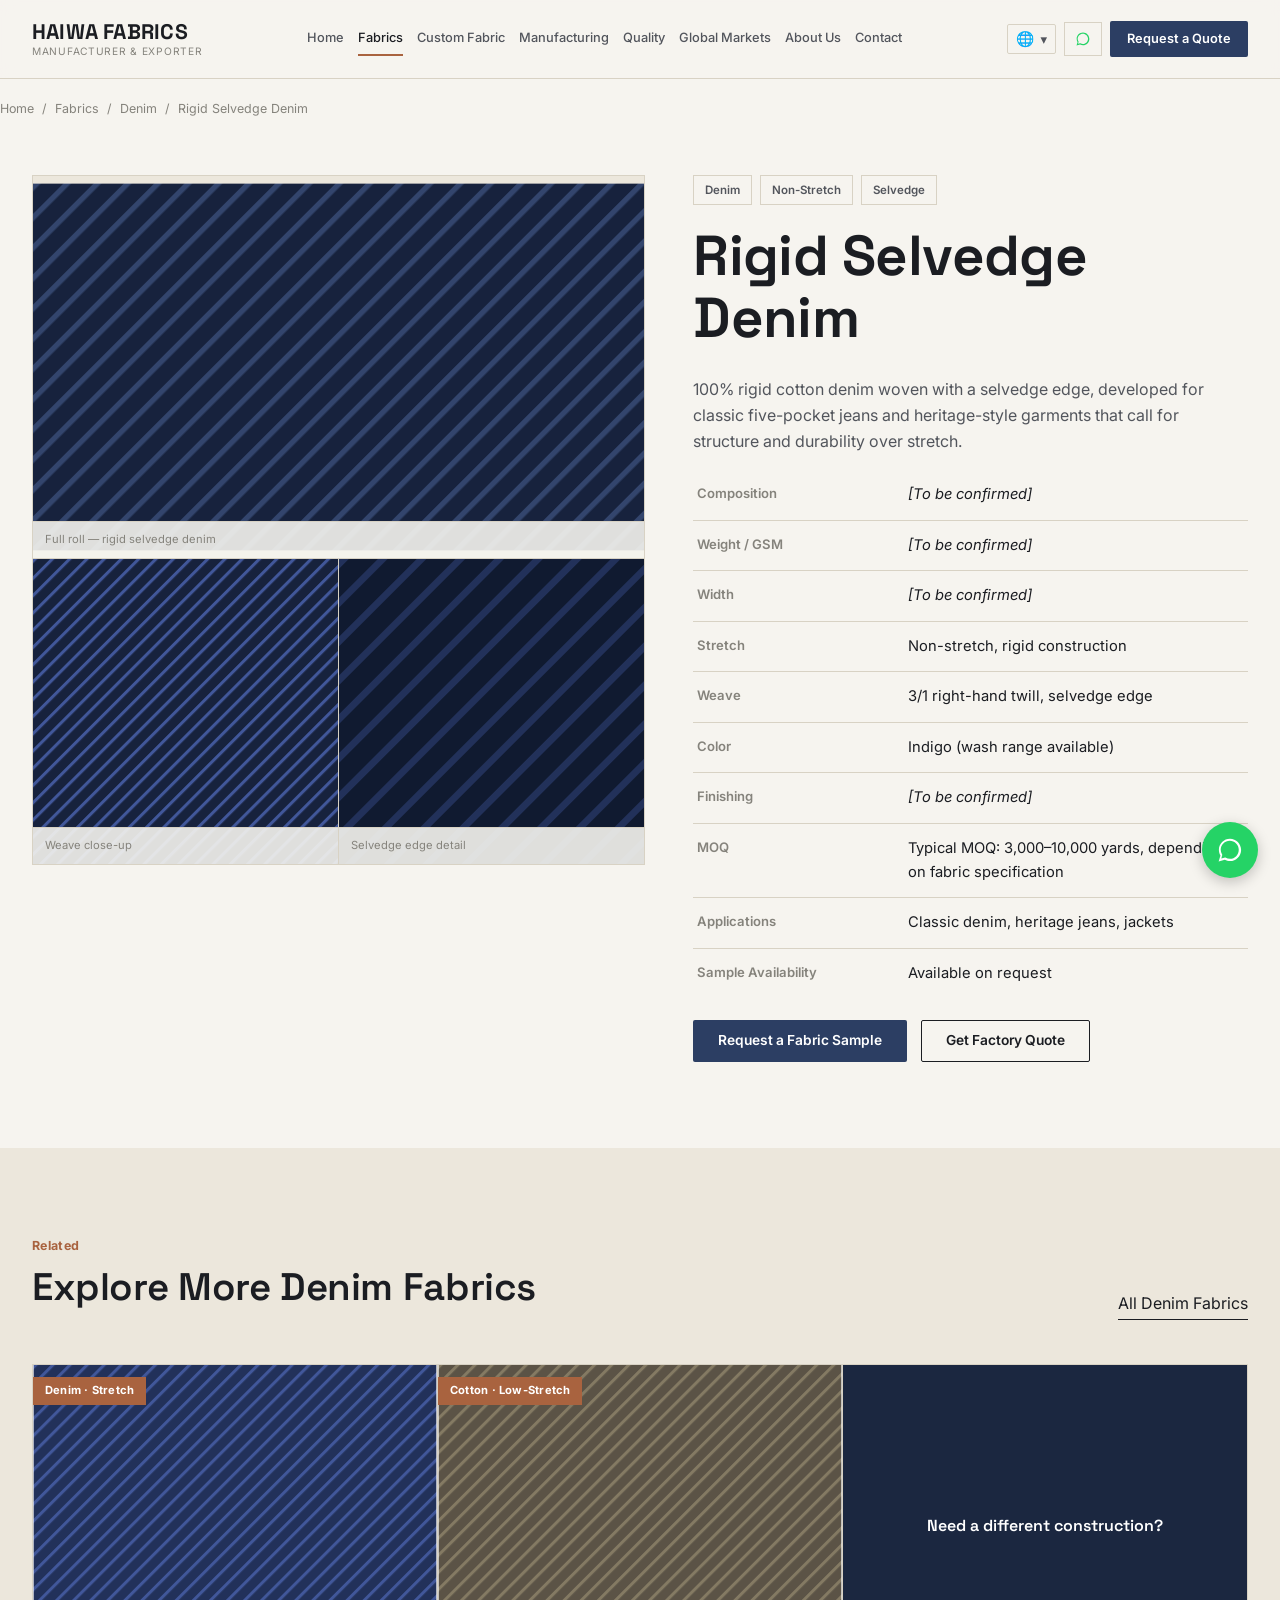
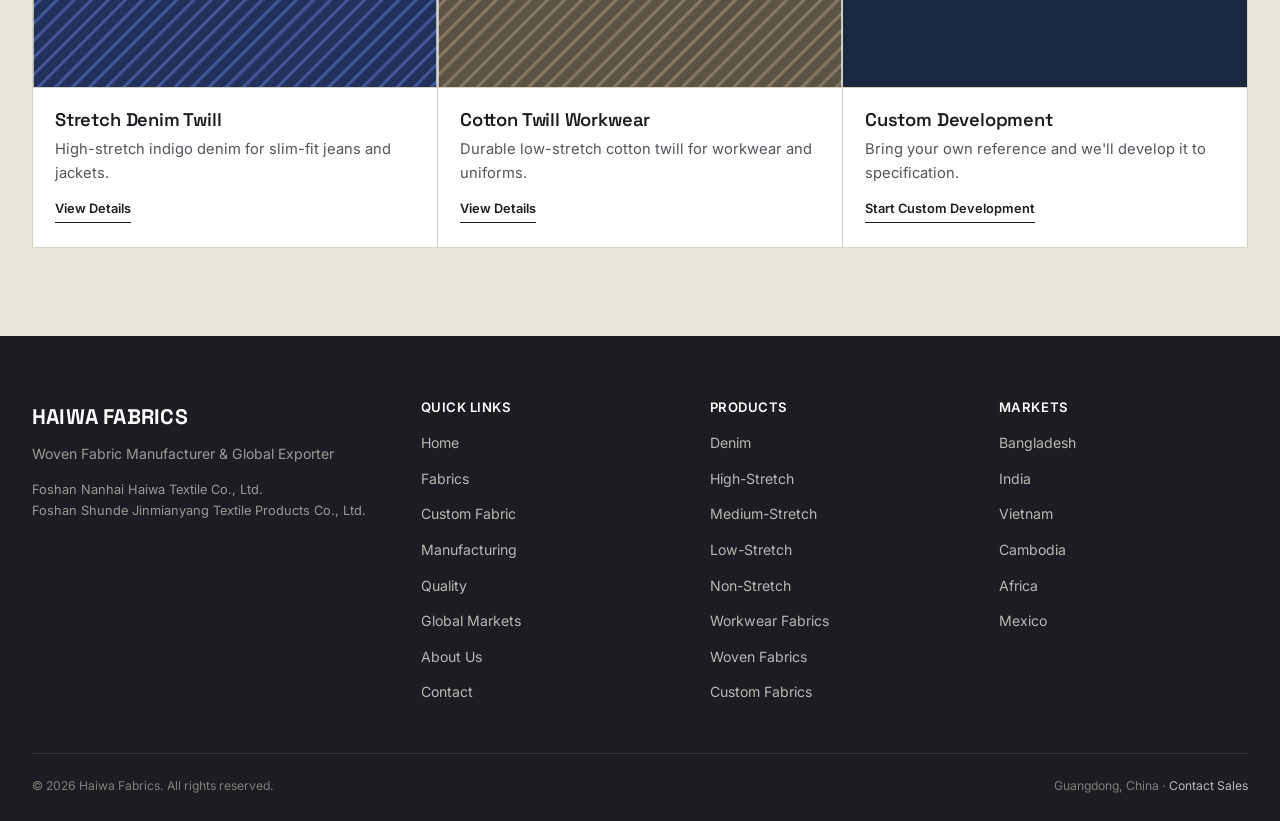
<file: products/non-stretch-denim-fabric.html>
<!doctype html>
<html lang="en" dir="ltr">
<head>
<meta charset="UTF-8">
<meta name="viewport" content="width=device-width, initial-scale=1">
<title>Rigid Selvedge Denim Fabric | Haiwa Fabrics, China</title>
<meta name="description" content="Rigid selvedge denim fabric from Haiwa Fabrics — 100% cotton non-stretch denim for classic five-pocket jeans. Request a sample or factory quote, typical MOQ 3,000–10,000 yards.">
<link rel="canonical" href="https://www.haiwafabrics.com/products/non-stretch-denim-fabric">
<link rel="preconnect" href="https://fonts.googleapis.com">
<link rel="preconnect" href="https://fonts.gstatic.com" crossorigin>
<link href="https://fonts.googleapis.com/css2?family=Space+Grotesk:wght@500;600;700&family=Inter:wght@400;500;600;700&display=swap" rel="stylesheet">
<link rel="stylesheet" href="../css/style.css">
</head>
<body>

<header class="site-header">
  <div class="container header-row">
    <a href="../index.html" class="brand"><span class="brand-mark">HAIWA FABRICS</span><span class="brand-sub" data-i18n="brand.subLine">Manufacturer &amp; Exporter</span></a>
    <nav class="main-nav" aria-label="Primary">
      <a href="../index.html" data-i18n="nav.home">Home</a><a href="../fabrics.html" class="active" data-i18n="nav.fabrics">Fabrics</a><a href="../custom-fabric.html" data-i18n="nav.custom">Custom Fabric</a>
      <a href="../manufacturing.html" data-i18n="nav.manufacturing">Manufacturing</a><a href="../quality.html" data-i18n="nav.quality">Quality</a><a href="../global-markets.html" data-i18n="nav.markets">Global Markets</a>
      <a href="../about.html" data-i18n="nav.about">About Us</a><a href="../contact.html" data-i18n="nav.contact">Contact</a>
    </nav>
    <div class="header-actions">
      <div class="lang-switch"><button type="button" class="lang-toggle-btn" aria-haspopup="true"><span class="lang-globe" aria-hidden="true">🌐</span><span class="lang-current">English</span> ▾</button>
        <div class="lang-menu" role="menu"><button type="button" data-lang="en" aria-current="true">English</button><button type="button" data-lang="zh">中文</button></div>
      </div>
      <a class="wa-link" href="https://wa.me/8613800000000" target="_blank" rel="noopener"><svg viewBox="0 0 32 32" fill="#25D366"><path d="M16 3C9 3 3.3 8.7 3.3 15.7c0 2.4.6 4.6 1.8 6.6L3 29l7-1.9c1.9 1 4 1.6 6 1.6 7 0 12.7-5.7 12.7-12.7C28.7 8.7 23 3 16 3zm0 23.1c-1.9 0-3.7-.5-5.3-1.4l-.4-.2-4.2 1.1 1.1-4.1-.2-.4a10.3 10.3 0 0 1-1.6-5.5c0-5.7 4.6-10.3 10.3-10.3s10.3 4.6 10.3 10.3S21.7 26.1 16 26.1z"/></svg><span class="wa-text" data-i18n="header.whatsapp">WhatsApp</span></a>
      <a href="../contact.html" class="btn btn-primary header-cta" data-i18n="cta.quote">Request a Quote</a>
    </div>
    <button class="menu-toggle" aria-label="Open menu"><span></span><span></span><span></span></button>
  </div>
</header>

<div class="mobile-drawer">
  <div class="drawer-top"><span class="brand-mark">HAIWA</span><button class="drawer-close" aria-label="Close menu">&times;</button></div>
  <nav><a href="../index.html" data-i18n="nav.home">Home</a><a href="../fabrics.html" data-i18n="nav.fabrics">Fabrics</a><a href="../custom-fabric.html" data-i18n="nav.custom">Custom Fabric</a><a href="../manufacturing.html" data-i18n="nav.manufacturing">Manufacturing</a><a href="../quality.html" data-i18n="nav.quality">Quality</a><a href="../global-markets.html" data-i18n="nav.markets">Global Markets</a><a href="../about.html" data-i18n="nav.about">About Us</a><a href="../contact.html" data-i18n="nav.contact">Contact</a></nav>
  <div class="drawer-actions"><a href="../contact.html" class="btn btn-primary btn-block" data-i18n="cta.quote">Request a Quote</a><a href="https://wa.me/8613800000000" class="btn btn-outline btn-block" target="_blank" rel="noopener" data-i18n="cta.whatsappUs">WhatsApp Us</a></div>
</div>

<main>
  <div class="container breadcrumb"><a href="../index.html" data-i18n="nav.home">Home</a><span class="sep">/</span><a href="../fabrics.html" data-i18n="nav.fabrics">Fabrics</a><span class="sep">/</span><a href="../denim-fabrics.html" data-i18n="term.denim">Denim</a><span class="sep">/</span><span data-i18n="prod.rigidSelvedgeDenim.title">Rigid Selvedge Denim</span></div>

  <section class="tight">
    <div class="container" style="display:grid; grid-template-columns: 1.05fr .95fr; gap:48px; align-items:start;">
      <div>
        <div class="pdp-gallery">
          <div class="gallery-frame main-shot" style="border:none;"><svg viewBox="0 0 400 240"><defs><pattern id="pn-main" width="14" height="14" patternTransform="rotate(45)" patternUnits="userSpaceOnUse"><rect width="14" height="14" fill="#17223D"/><line x1="0" y1="0" x2="0" y2="14" stroke="#33456D" stroke-width="7"/></pattern></defs><rect width="400" height="240" fill="url(#pn-main)"/></svg><span class="frame-label" data-i18n="pd2.frame1">Full roll — rigid selvedge denim</span></div>
          <div class="gallery-frame"><svg viewBox="0 0 200 200"><defs><pattern id="pn-2" width="8" height="8" patternTransform="rotate(45)" patternUnits="userSpaceOnUse"><rect width="8" height="8" fill="#17223D"/><line x1="0" y1="0" x2="0" y2="8" stroke="#41579A" stroke-width="4"/></pattern></defs><rect width="200" height="200" fill="url(#pn-2)"/></svg><span class="frame-label" data-i18n="pd2.frame2">Weave close-up</span></div>
          <div class="gallery-frame"><svg viewBox="0 0 200 200"><defs><pattern id="pn-3" width="18" height="18" patternTransform="rotate(45)" patternUnits="userSpaceOnUse"><rect width="18" height="18" fill="#101A30"/><line x1="0" y1="0" x2="0" y2="18" stroke="#22315A" stroke-width="9"/></pattern></defs><rect width="200" height="200" fill="url(#pn-3)"/></svg><span class="frame-label" data-i18n="pd2.frame3">Selvedge edge detail</span></div>
        </div>
      </div>
      <div>
        <div class="badge-row"><span class="badge" data-i18n="badge.denim">Denim</span><span class="badge" data-i18n="badge.nonStretch">Non-Stretch</span><span class="badge" data-i18n="badge.selvedge">Selvedge</span></div>
        <h1 data-i18n="prod.rigidSelvedgeDenim.title">Rigid Selvedge Denim</h1>
        <p class="lede" data-i18n="prod.rigidSelvedgeDenim.pdpLede">100% rigid cotton denim woven with a selvedge edge, developed for classic five-pocket jeans and heritage-style garments that call for structure and durability over stretch.</p>

        <table class="spec-table">
          <tr><th data-i18n="pdp.composition">Composition</th><td class="tbc" data-i18n="pdp.tbc">[To be confirmed]</td></tr>
          <tr><th data-i18n="pdp.weightGsm">Weight / GSM</th><td class="tbc" data-i18n="pdp.tbc">[To be confirmed]</td></tr>
          <tr><th data-i18n="pdp.width">Width</th><td class="tbc" data-i18n="pdp.tbc">[To be confirmed]</td></tr>
          <tr><th data-i18n="pdp.stretch">Stretch</th><td data-i18n="prod.rigidSelvedgeDenim.stretchVal">Non-stretch, rigid construction</td></tr>
          <tr><th data-i18n="pdp.weave">Weave</th><td data-i18n="prod.rigidSelvedgeDenim.weaveVal">3/1 right-hand twill, selvedge edge</td></tr>
          <tr><th data-i18n="pdp.color">Color</th><td data-i18n="prod.rigidSelvedgeDenim.colorVal">Indigo (wash range available)</td></tr>
          <tr><th data-i18n="pdp.finishing">Finishing</th><td class="tbc" data-i18n="pdp.tbc">[To be confirmed]</td></tr>
          <tr><th data-i18n="pdp.moq">MOQ</th><td data-i18n="pdp.moqValue">Typical MOQ: 3,000–10,000 yards, depending on fabric specification</td></tr>
          <tr><th data-i18n="pdp.applications">Applications</th><td data-i18n="prod.rigidSelvedgeDenim.appsVal">Classic denim, heritage jeans, jackets</td></tr>
          <tr><th data-i18n="pdp.sampleAvailability">Sample Availability</th><td data-i18n="pdp.available">Available on request</td></tr>
        </table>

        <div class="hero-ctas" style="margin-top:22px;">
          <a href="../contact.html?product=rigid-selvedge-denim#sample" class="btn btn-primary" data-i18n="cta.requestFabricSample">Request a Fabric Sample</a>
          <a href="../contact.html?product=rigid-selvedge-denim#quote" class="btn btn-outline" data-i18n="cta.getFactoryQuote">Get Factory Quote</a>
        </div>
      </div>
    </div>
  </section>

  <section class="section-alt">
    <div class="container">
      <div class="section-head"><div><span class="tag" data-i18n="pdp.relatedTag">Related</span><h2 data-i18n="pdp.exploreMoreDenim">Explore More Denim Fabrics</h2></div><a href="../denim-fabrics.html" class="link-arrowless" data-i18n="pdp.allDenimFabrics">All Denim Fabrics</a></div>
      <div class="grid-3">
        <div class="fabric-card product-card">
          <div class="swatch"><svg viewBox="0 0 400 320"><defs><pattern id="rn-1" width="12" height="12" patternTransform="rotate(45)" patternUnits="userSpaceOnUse"><rect width="12" height="12" fill="#22315A"/><line x1="0" y1="0" x2="0" y2="12" stroke="#41579A" stroke-width="6"/></pattern></defs><rect width="400" height="320" fill="url(#rn-1)"/></svg><span class="swatch-tag" data-i18n="swatchTag.denimStretch">Denim · Stretch</span></div>
          <div class="body"><h3 data-i18n="prod.stretchDenimTwill.title">Stretch Denim Twill</h3><p data-i18n="prod.stretchDenimTwill.shortDesc">High-stretch indigo denim for slim-fit jeans and jackets.</p><div class="card-actions"><a href="denim-stretch-fabric.html" class="link-arrowless" data-i18n="cta.viewDetails">View Details</a></div></div>
        </div>
        <div class="fabric-card product-card">
          <div class="swatch"><svg viewBox="0 0 400 320"><defs><pattern id="rn-2" width="12" height="12" patternTransform="rotate(45)" patternUnits="userSpaceOnUse"><rect width="12" height="12" fill="#5B5346"/><line x1="0" y1="0" x2="0" y2="12" stroke="#847A63" stroke-width="6"/></pattern></defs><rect width="400" height="320" fill="url(#rn-2)"/></svg><span class="swatch-tag" data-i18n="swatchTag.cottonLowStretch">Cotton · Low-Stretch</span></div>
          <div class="body"><h3 data-i18n="prod.cottonTwillWorkwear.title">Cotton Twill Workwear</h3><p data-i18n="prod.cottonTwillWorkwear.shortDesc">Durable low-stretch cotton twill for workwear and uniforms.</p><div class="card-actions"><a href="cotton-twill-workwear-fabric.html" class="link-arrowless" data-i18n="cta.viewDetails">View Details</a></div></div>
        </div>
        <div class="fabric-card">
          <div class="swatch" style="display:flex; align-items:center; justify-content:center; background:var(--indigo-deep);"><span style="color:#fff; font-family:var(--font-display); font-weight:600; padding:20px; text-align:center;" data-i18n="pdp.needDifferent">Need a different construction?</span></div>
          <div class="body"><h3 data-i18n="pdp.customDevCardTitle">Custom Development</h3><p data-i18n="pdp.customDevCardDesc">Bring your own reference and we'll develop it to specification.</p><div class="card-actions"><a href="../custom-fabric.html" class="link-arrowless" data-i18n="cta.startCustom">Start Custom Development</a></div></div>
        </div>
      </div>
    </div>
  </section>
</main>

<footer class="site-footer">
  <div class="container">
    <div class="footer-grid">
      <div><span class="brand-mark">HAIWA FABRICS</span><p style="margin-top:10px;"><span data-i18n="footer.tagline">Woven Fabric Manufacturer &amp; Global Exporter</span></p><p style="font-size:.8rem;"><span data-i18n="entity.factoryName">佛山市南海区海娃纺织有限公司</span><br><span data-i18n="entity.salesName">佛山市顺德区金棉洋纺织品有限公司</span></p></div>
      <div class="footer-col"><h4 data-i18n="footer.quicklinks">Quick Links</h4><ul><li><a href="../index.html" data-i18n="nav.home">Home</a></li><li><a href="../fabrics.html" data-i18n="nav.fabrics">Fabrics</a></li><li><a href="../custom-fabric.html" data-i18n="nav.custom">Custom Fabric</a></li><li><a href="../manufacturing.html" data-i18n="nav.manufacturing">Manufacturing</a></li><li><a href="../quality.html" data-i18n="nav.quality">Quality</a></li><li><a href="../global-markets.html" data-i18n="nav.markets">Global Markets</a></li><li><a href="../about.html" data-i18n="nav.about">About Us</a></li><li><a href="../contact.html" data-i18n="nav.contact">Contact</a></li></ul></div>
      <div class="footer-col"><h4 data-i18n="footer.products">Products</h4><ul><li><a href="../denim-fabrics.html" data-i18n="footer.denim">Denim</a></li><li><a href="../fabrics.html#high-stretch" data-i18n="footer.highStretchShort">High-Stretch</a></li><li><a href="../fabrics.html#medium-stretch" data-i18n="footer.mediumStretchShort">Medium-Stretch</a></li><li><a href="../fabrics.html#low-stretch" data-i18n="footer.lowStretchShort">Low-Stretch</a></li><li><a href="../fabrics.html#non-stretch" data-i18n="footer.nonStretchShort">Non-Stretch</a></li><li><a href="../fabrics.html#workwear" data-i18n="footer.workwearFabrics">Workwear Fabrics</a></li><li><a href="../fabrics.html" data-i18n="footer.wovenFabrics">Woven Fabrics</a></li><li><a href="../custom-fabric.html" data-i18n="footer.customFabrics">Custom Fabrics</a></li></ul></div>
      <div class="footer-col"><h4 data-i18n="footer.markets">Markets</h4><ul><li><a href="../global-markets.html" data-i18n="country.bangladesh">Bangladesh</a></li><li><a href="../global-markets.html" data-i18n="country.india">India</a></li><li><a href="../global-markets.html" data-i18n="country.vietnam">Vietnam</a></li><li><a href="../global-markets.html" data-i18n="country.cambodia">Cambodia</a></li><li><a href="../global-markets.html" data-i18n="country.africaShort">Africa</a></li><li><a href="../global-markets.html" data-i18n="country.mexico">Mexico</a></li></ul></div>
    </div>
    <div class="footer-bottom"><span data-i18n="footer.copyright">© 2026 Haiwa Fabrics. All rights reserved.</span><span><span data-i18n="location.guangdong">Guangdong, China</span> · <a href="../contact.html" style="color:#B8B8B2;" data-i18n="cta.contactSales">Contact Sales</a></span></div>
  </div>
</footer>

<a href="https://wa.me/8613800000000" class="float-wa" target="_blank" rel="noopener" aria-label="Chat on WhatsApp"><svg viewBox="0 0 32 32" fill="#fff"><path d="M16 3C9 3 3.3 8.7 3.3 15.7c0 2.4.6 4.6 1.8 6.6L3 29l7-1.9c1.9 1 4 1.6 6 1.6 7 0 12.7-5.7 12.7-12.7C28.7 8.7 23 3 16 3zm0 23.1c-1.9 0-3.7-.5-5.3-1.4l-.4-.2-4.2 1.1 1.1-4.1-.2-.4a10.3 10.3 0 0 1-1.6-5.5c0-5.7 4.6-10.3 10.3-10.3s10.3 4.6 10.3 10.3S21.7 26.1 16 26.1z"/></svg></a>
<div class="sticky-mobile-cta"><a href="../contact.html" class="btn btn-primary" data-i18n="cta.quote">Request a Quote</a><a href="https://wa.me/8613800000000" class="btn btn-outline" target="_blank" rel="noopener" data-i18n="header.whatsapp">WhatsApp</a></div>

<script src="../i18n/translations.js"></script>
<script src="../js/main.js"></script>
</body>
</html>
</file>
<file: css/style.css>
/* =========================================================
   HAIWA FABRICS — Design System
   "Loom grid": flat bordered panels, warp-thread hairlines,
   selvedge tick-rule dividers. No rounded shadow cards.
   ========================================================= */

:root{
  --bg:        #F6F4EF;
  --bg-alt:    #ECE7DC;
  --bg-panel:  #FFFFFF;
  --ink:       #1B1D22;
  --ink-soft:  #52555C;
  --ink-faint: #85837C;
  --line:      #D8D2C4;
  --line-soft: #E4DFD3;
  --indigo:    #2C3E63;
  --indigo-deep:#1B2740;
  --indigo-tint:#E7EAF1;
  --rust:      #A9633F;
  --white:     #FFFFFF;

  --font-display: "Space Grotesk", "Segoe UI", system-ui, sans-serif;
  --font-body: "Inter", "Segoe UI", system-ui, sans-serif;

  --container: 1280px;
  --gap: 24px;
  --radius: 2px;
}

*,*::before,*::after{ box-sizing: border-box; }
html{ scroll-behavior: smooth; }
html,body{ margin:0; padding:0; }

body{
  background: var(--bg);
  color: var(--ink);
  font-family: var(--font-body);
  font-size: 16px;
  line-height: 1.6;
  -webkit-font-smoothing: antialiased;
  overflow-x: hidden;
}

img{ max-width:100%; display:block; }

h1,h2,h3,h4{
  font-family: var(--font-display);
  font-weight: 600;
  line-height: 1.1;
  margin: 0 0 .5em;
  color: var(--ink);
  letter-spacing: -0.01em;
}
h1{ font-size: clamp(2.2rem, 4.4vw, 3.6rem); font-weight: 650; }
h2{ font-size: clamp(1.7rem, 3vw, 2.5rem); }
h3{ font-size: 1.3rem; }
p{ margin: 0 0 1em; color: var(--ink-soft); max-width: 62ch; }
a{ color: inherit; text-decoration: none; }

.container{
  max-width: var(--container);
  margin: 0 auto;
  padding: 0 32px;
}
@media (max-width: 640px){ .container{ padding: 0 20px; } }

section{ padding: 88px 0; position: relative; }
section.tight{ padding: 56px 0; }
.section-alt{ background: var(--bg-alt); }
.section-dark{ background: var(--indigo-deep); color: #EDEFF4; }
.section-dark h2, .section-dark h3{ color: #fff; }
.section-dark p{ color: #B9C0D1; }

/* focus visibility */
a:focus-visible, button:focus-visible, input:focus-visible, textarea:focus-visible, select:focus-visible{
  outline: 2px solid var(--indigo);
  outline-offset: 2px;
}

@media (prefers-reduced-motion: reduce){
  *{ animation-duration: .001ms !important; animation-iteration-count: 1 !important; transition-duration: .001ms !important; scroll-behavior: auto !important; }
}

/* =========================================================
   Selvedge tick-rule — signature divider
   ========================================================= */
.tick-rule{
  --tick-color: var(--line);
  height: 18px;
  width: 100%;
  background-image: repeating-linear-gradient(
    to right, var(--tick-color) 0 1px, transparent 1px 10px
  );
  background-position: center;
  background-size: 100% 18px;
  background-repeat: no-repeat;
  opacity: .9;
}
.tick-rule.on-dark{ --tick-color: rgba(255,255,255,.28); }
.tick-rule.thread-in{
  clip-path: inset(0 100% 0 0);
  animation: threadIn 1.1s cubic-bezier(.65,0,.35,1) .15s forwards;
}
@keyframes threadIn{ to{ clip-path: inset(0 0 0 0); } }
@media (prefers-reduced-motion: reduce){ .tick-rule.thread-in{ clip-path: inset(0 0 0 0); animation:none; } }

/* =========================================================
   Header / Nav
   ========================================================= */
.site-header{
  position: sticky; top:0; z-index: 500;
  background: rgba(246,244,239,.92);
  backdrop-filter: saturate(140%) blur(8px);
  border-bottom: 1px solid var(--line);
}
.header-row{
  display:flex; align-items:center; justify-content:space-between;
  height: 78px;
}
.brand{ display:flex; flex-direction:column; line-height:1; gap:4px; flex-shrink:0; }
.brand-mark{ font-family: var(--font-display); font-weight:700; font-size:1.32rem; letter-spacing:.01em; color:var(--ink); white-space:nowrap; }
.brand-sub{ font-size:.64rem; letter-spacing:.07em; text-transform:uppercase; color: var(--ink-faint); white-space:nowrap; }

.main-nav{ display:flex; align-items:center; justify-content:center; gap:20px; flex:1; margin: 0 20px; }
.main-nav a{ white-space:nowrap; }
.main-nav a{
  font-size:.86rem; font-weight:500; color: var(--ink-soft);
  padding: 6px 0; border-bottom: 2px solid transparent;
  transition: color .15s ease, border-color .15s ease;
  white-space: nowrap;
}
.main-nav a:hover, .main-nav a.active{ color: var(--ink); border-color: var(--rust); }

.header-actions{ display:flex; align-items:center; gap:12px; flex-shrink:0; }

.lang-switch{ position:relative; }
.lang-globe{ font-size:.92rem; line-height:1; }
.lang-switch button{
  display:flex; align-items:center; gap:6px;
  background:none; border:1px solid var(--line); border-radius: var(--radius);
  padding:8px 12px; font-family: var(--font-body); font-size:.82rem; color:var(--ink-soft);
  cursor:pointer;
}
.lang-switch button:hover{ border-color: var(--ink-faint); }
.lang-menu{
  position:absolute; right:0; top: calc(100% + 8px);
  background: var(--bg-panel); border:1px solid var(--line);
  min-width: 168px; display:none; z-index: 50;
}
.lang-switch.open .lang-menu{ display:block; }
.lang-menu button{
  display:block; width:100%; text-align:left; border:none; padding:10px 14px;
  font-size:.85rem; background:none; cursor:pointer; color: var(--ink-soft);
}
.lang-menu button:hover{ background: var(--bg-alt); color: var(--ink); }
.lang-menu button[aria-current="true"]{ color: var(--indigo); font-weight:600; }

.wa-link{
  display:flex; align-items:center; gap:7px;
  border:1px solid var(--line); padding:8px 13px; font-size:.82rem; color: var(--ink-soft);
}
.wa-link:hover{ border-color: #3C8259; color:#3C8259; }
.wa-link svg{ width:16px; height:16px; flex:none; }

.btn{
  display:inline-flex; align-items:center; justify-content:center; gap:8px;
  font-family: var(--font-body); font-weight:600; font-size:.86rem;
  padding: 13px 24px; border-radius: var(--radius); border:1px solid transparent;
  cursor:pointer; transition: background .15s ease, color .15s ease, border-color .15s ease;
  line-height:1;
}
.btn-primary{ background: var(--indigo); color:#fff; }
.btn-primary:hover{ background: var(--indigo-deep); }
.btn-outline{ background:transparent; border-color: var(--ink); color: var(--ink); }
.btn-outline:hover{ background: var(--ink); color:#fff; }
.btn-outline.on-dark{ border-color: rgba(255,255,255,.55); color:#fff; }
.btn-outline.on-dark:hover{ background:#fff; color: var(--indigo-deep); }
.btn-rust{ background: var(--rust); color:#fff; }
.btn-rust:hover{ background:#8f5333; }
.btn-block{ width:100%; }
.btn-sm{ padding:9px 16px; font-size:.78rem; }

.menu-toggle{ display:none; background:none; border:none; cursor:pointer; padding:8px; }
.menu-toggle span{ display:block; width:22px; height:2px; background:var(--ink); margin:5px 0; }

@media (max-width: 1480px){
  .main-nav{ gap:14px; margin:0 14px; }
  .main-nav a{ font-size:.8rem; }
  .header-actions{ gap:8px; }
  .wa-link .wa-text{ display:none; }
  .wa-link{ padding:8px 10px; }
  .lang-switch button{ padding:6px 8px; }
  .lang-switch .lang-current{ display:none; }
  .btn.header-cta{ padding:11px 16px; font-size:.8rem; }
}
@media (max-width: 1180px){
  .main-nav{ display:none; }
  .menu-toggle{ display:block; }
  .header-actions .btn-primary.header-cta{ display:none; }
}

/* Mobile drawer */
.mobile-drawer{
  position: fixed; inset:0; background: var(--bg); z-index: 900;
  transform: translateX(100%); transition: transform .25s ease;
  display:flex; flex-direction:column; padding: 24px 24px 32px;
  overflow-y:auto;
}
.mobile-drawer.open{ transform: translateX(0); }
.mobile-drawer .drawer-top{ display:flex; justify-content:space-between; align-items:center; margin-bottom: 30px; }
.mobile-drawer nav{ display:flex; flex-direction:column; gap:2px; }
.mobile-drawer nav a{
  padding: 16px 4px; border-bottom:1px solid var(--line);
  font-family: var(--font-display); font-size:1.15rem; font-weight:600; color: var(--ink);
}
.mobile-drawer .drawer-actions{ margin-top:28px; display:flex; flex-direction:column; gap:12px; }
.drawer-close{ background:none; border:none; font-size:1.6rem; line-height:1; cursor:pointer; color:var(--ink); }

/* =========================================================
   Hero
   ========================================================= */
.hero{
  background: var(--bg);
  padding: 64px 0 0;
  position: relative;
}
.hero-grid{
  display:grid; grid-template-columns: 1.05fr .95fr; gap: 56px; align-items:center;
  padding-bottom: 56px;
}
.hero-eyebrow{
  font-size:.82rem; color: var(--ink-faint); font-weight:600; margin-bottom:18px;
  display:flex; align-items:center; gap:10px;
}
.hero-eyebrow::before{ content:""; width:26px; height:2px; background: var(--rust); display:inline-block; }
.hero h1{ margin-bottom: .4em; }
.hero .lede{ font-size:1.12rem; color: var(--ink-soft); max-width: 46ch; margin-bottom: 1.4em; }
.hero-ctas{ display:flex; flex-wrap:wrap; gap:14px; margin-bottom: 30px; }
.hero-strap{
  font-size:.84rem; color: var(--ink-soft); border-top:1px solid var(--line); padding-top:16px;
  display:flex; flex-wrap:wrap; gap: 8px 0;
}
.hero-strap b{ color:var(--ink); font-weight:700; }
.hero-strap .sep{ margin:0 12px; color: var(--line); }

.weave-visual{
  aspect-ratio: 4/3.1; background: var(--indigo-deep);
  position:relative; overflow:hidden; border:1px solid var(--indigo-deep);
}
.weave-visual svg{ width:100%; height:100%; display:block; }
.weave-caption{
  position:absolute; left:0; right:0; bottom:0;
  background: rgba(27,39,64,.86); color:#CBD2E1;
  font-size:.74rem; letter-spacing:.03em; padding: 10px 16px;
  display:flex; justify-content:space-between;
}

@media (max-width: 900px){
  .hero-grid{ grid-template-columns: 1fr; gap: 32px; padding-bottom: 40px; }
}

/* =========================================================
   Stats strip
   ========================================================= */
.stats-strip{
  background: var(--indigo-deep); color:#fff; padding: 0;
  border-top: 1px solid rgba(255,255,255,.12);
}
.stats-row{
  display:grid; grid-template-columns: repeat(4, 1fr);
}
.stat-cell{
  padding: 40px 28px; border-left: 1px solid rgba(255,255,255,.14);
}
.stat-cell:first-child{ border-left:none; }
.stat-num{
  font-family: var(--font-display); font-weight:700;
  font-size: clamp(1.9rem, 3.4vw, 2.7rem); color:#fff; letter-spacing:-.01em;
  display:block; margin-bottom: 6px;
}
.stat-label{ font-size:.82rem; color:#AEB6C8; max-width: 20ch; }
@media (max-width: 900px){
  .stats-row{ grid-template-columns: repeat(2,1fr); }
  .stat-cell{ border-left:none; border-top:1px solid rgba(255,255,255,.14); }
  .stat-cell:nth-child(odd){ border-right:1px solid rgba(255,255,255,.14); }
  .stat-cell:nth-child(-n+2){ border-top:none; }
}

/* =========================================================
   Section headers
   ========================================================= */
.section-head{
  display:flex; justify-content:space-between; align-items:flex-end; gap: 32px;
  margin-bottom: 44px; flex-wrap:wrap;
}
.section-head .tag{
  font-size:.78rem; font-weight:700; color: var(--rust); letter-spacing:.03em; margin-bottom:10px; display:block;
}
.section-head h2{ margin-bottom:.3em; }
.section-head p{ margin:0; }
.section-head-center{ text-align:center; }
.section-head-center .container-narrow, .section-head-center{ max-width: 700px; margin-left:auto; margin-right:auto; }

/* =========================================================
   Fabric category / product cards (flat, bordered — no shadow)
   ========================================================= */
.grid-3{ display:grid; grid-template-columns: repeat(3, 1fr); gap: 1px; background: var(--line); border:1px solid var(--line); }
.grid-4{ display:grid; grid-template-columns: repeat(4, 1fr); gap: 1px; background: var(--line); border:1px solid var(--line); }
.grid-2{ display:grid; grid-template-columns: repeat(2, 1fr); gap: 1px; background: var(--line); border:1px solid var(--line); }
@media (max-width: 980px){ .grid-3, .grid-4{ grid-template-columns: repeat(2,1fr);} }
@media (max-width: 640px){ .grid-3, .grid-4, .grid-2{ grid-template-columns: 1fr; } }

/* When a trailing card is alone in the last row, span it full width instead
   of leaving empty grid cells beside it. */
.grid-3 > .fabric-card:last-child:nth-child(3n+1){
  grid-column: 1 / -1;
  display:grid; grid-template-columns: 1fr 1.6fr;
}
.grid-3 > .fabric-card:last-child:nth-child(3n+1) .swatch{
  aspect-ratio:auto; border-bottom:none; border-right:1px solid var(--line);
}
@media (max-width: 640px){
  .grid-3 > .fabric-card:last-child:nth-child(3n+1){ grid-template-columns: 1fr; }
  .grid-3 > .fabric-card:last-child:nth-child(3n+1) .swatch{ aspect-ratio:5/4; border-right:none; border-bottom:1px solid var(--line); }
}

.fabric-card{
  background: var(--bg-panel); display:flex; flex-direction:column;
}
.fabric-card .swatch{
  aspect-ratio: 5/4; position:relative; overflow:hidden;
  border-bottom: 1px solid var(--line);
}
.fabric-card .swatch svg{ width:100%; height:100%; display:block; }
.fabric-card .swatch img{ width:100%; height:100%; object-fit:cover; display:block; }
.fabric-card .swatch-tag{
  position:absolute; top:12px; left:0;
  background: var(--rust); color:#fff; font-size:.7rem; font-weight:700;
  padding: 5px 12px; letter-spacing:.02em;
}
.fabric-card .body{ padding: 22px 22px 24px; display:flex; flex-direction:column; flex:1; }
.fabric-card h3{ margin-bottom:8px; font-size:1.15rem; }
.fabric-card p{ font-size:.92rem; margin-bottom: 14px; }
.fabric-card .traits{ list-style:none; margin:0 0 18px; padding:0; display:flex; flex-direction:column; gap:5px; }
.fabric-card .traits li{ font-size:.8rem; color: var(--ink-soft); padding-left:14px; position:relative; }
.fabric-card .traits li::before{ content:""; position:absolute; left:0; top:.55em; width:6px; height:1px; background: var(--ink-faint); }
.fabric-card .card-actions{ margin-top:auto; display:flex; gap:10px; flex-wrap:wrap; }
.fabric-card .card-actions a{ font-size:.8rem; font-weight:600; }
.link-arrowless{ border-bottom:1px solid var(--ink); padding-bottom:2px; }
.link-arrowless:hover{ border-color: var(--rust); color: var(--rust); }

/* Product listing card variant with price/MOQ row */
.product-card .meta-row{
  display:flex; justify-content:space-between; font-size:.76rem; color: var(--ink-faint);
  border-top:1px solid var(--line-soft); padding-top:12px; margin-top:12px;
}

/* =========================================================
   Why-choose list
   ========================================================= */
.reason-list{ display:grid; grid-template-columns: repeat(2, 1fr); gap: 0 48px; }
.reason-item{ padding: 26px 0; border-top:1px solid var(--line); display:grid; grid-template-columns: 40px 1fr; gap:18px; }
.reason-item:nth-child(5), .reason-item:nth-child(6){ }
.reason-num{ font-family:var(--font-display); font-weight:700; color: var(--ink-faint); font-size:1rem; }
.reason-item h3{ font-size:1.05rem; margin-bottom:6px; }
.reason-item p{ font-size:.92rem; margin:0; }
@media (max-width: 800px){ .reason-list{ grid-template-columns:1fr; } }

/* =========================================================
   Process flow (Yarn -> Weaving -> ... )
   ========================================================= */
.flow{ display:flex; align-items:stretch; border:1px solid var(--line); background: var(--line); gap:1px; overflow-x:auto; }
.flow-step{
  background: var(--bg-panel); flex:1; min-width: 150px; padding: 26px 18px; text-align:left;
  display:flex; flex-direction:column; gap:8px;
}
.flow-step .fi{ font-family:var(--font-display); font-weight:700; color: var(--indigo); font-size:.78rem; }
.flow-step h4{ font-family:var(--font-body); font-weight:700; font-size:.95rem; margin:0; }
.flow-step p{ font-size:.8rem; margin:0; color: var(--ink-soft); }

/* =========================================================
   Market cards
   ========================================================= */
.market-card{
  background: var(--bg-panel); padding: 24px; display:flex; flex-direction:column; gap:8px; min-height: 150px;
  border-top: 3px solid var(--indigo);
}
.market-card h3{ font-size:1.05rem; margin-bottom:2px; }
.market-card .region{ font-size:.72rem; text-transform:uppercase; letter-spacing:.06em; color: var(--ink-faint); }
.market-card p{ font-size:.86rem; margin:0; }

/* =========================================================
   Gallery placeholders (no real photography yet)
   ========================================================= */
.gallery-frame{
  aspect-ratio: 4/3; background: var(--bg-alt); border:1px solid var(--line);
  position:relative; overflow:hidden;
}
.gallery-frame svg{ width:100%; height:100%; }
.gallery-frame img{ width:100%; height:100%; object-fit:cover; display:block; }
.gallery-frame .frame-label{
  position:absolute; bottom:0; left:0; right:0; padding:9px 12px;
  font-size:.7rem; color: var(--ink-faint); background: rgba(246,244,239,.9);
  border-top:1px solid var(--line);
}

.mill-video{
  aspect-ratio: 16/9; background: var(--ink); border:1px solid var(--line);
  margin-bottom: 20px; overflow:hidden;
}
.mill-video video{ width:100%; height:100%; display:block; object-fit:cover; }

/* =========================================================
   Forms
   ========================================================= */
.form-panel{ background: var(--bg-panel); border:1px solid var(--line); padding: 36px; }
@media (max-width:640px){ .form-panel{ padding:24px 20px; } }
.form-grid{ display:grid; grid-template-columns: repeat(2, 1fr); gap: 18px 20px; }
.form-grid .full{ grid-column: 1 / -1; }
@media (max-width: 700px){ .form-grid{ grid-template-columns: 1fr; } }
.field label{ display:block; font-size:.78rem; font-weight:600; color: var(--ink); margin-bottom:7px; }
.field .req{ color: var(--rust); }
.field input, .field select, .field textarea{
  width:100%; border:1px solid var(--line); background: var(--bg);
  padding: 12px 13px; font-family: var(--font-body); font-size:.92rem; color: var(--ink);
  border-radius: var(--radius);
}
.field input:focus, .field select:focus, .field textarea:focus{ border-color: var(--indigo); outline:none; background:#fff; }
.field textarea{ resize: vertical; min-height: 96px; }
.field.file{ border:1px dashed var(--line); padding: 16px; text-align:center; }
.field .hint{ font-size:.74rem; color: var(--ink-faint); margin-top:6px; }
.form-submit-row{ margin-top: 26px; display:flex; align-items:center; gap:16px; flex-wrap:wrap; }
.form-note{ font-size:.78rem; color: var(--ink-faint); }
.form-success{
  display:none; border:1px solid #3C8259; background:#F1F7F3; color:#255C3B;
  padding: 22px 24px; font-size:.92rem;
}
.form-success.show{ display:block; }
.form-success h3{ color:#1E4A30; margin-bottom:6px; font-size:1.05rem; }

/* =========================================================
   Spec table (product detail)
   ========================================================= */
.spec-table{ width:100%; border-collapse: collapse; font-size:.92rem; }
.spec-table tr{ border-top:1px solid var(--line); }
.spec-table tr:first-child{ border-top:none; }
.spec-table th, .spec-table td{ text-align:left; padding: 13px 4px; vertical-align:top; }
.spec-table th{ width: 38%; color: var(--ink-faint); font-weight:600; font-size:.82rem; }
.spec-table td{ color: var(--ink); }
.tbc{ color: var(--ink-faint); font-style:italic; }

.pdp-gallery{ display:grid; grid-template-columns: 1fr 1fr; gap:1px; background:var(--line); border:1px solid var(--line); }
.pdp-gallery .gallery-frame{ border:none; aspect-ratio:1/1; }
.pdp-gallery .main-shot{ grid-column: 1/-1; aspect-ratio: 16/10; }

.badge-row{ display:flex; flex-wrap:wrap; gap:8px; margin-bottom: 20px; }
.badge{ font-size:.72rem; font-weight:600; border:1px solid var(--line); padding:5px 11px; color: var(--ink-soft); }

/* =========================================================
   Breadcrumb
   ========================================================= */
.breadcrumb{ font-size:.78rem; color: var(--ink-faint); padding: 20px 0 0; }
.breadcrumb a{ color: var(--ink-faint); border-bottom:1px solid transparent; }
.breadcrumb a:hover{ color: var(--ink); border-color: var(--ink); }
.breadcrumb .sep{ margin:0 8px; }

/* =========================================================
   CTA band
   ========================================================= */
.cta-band{ background: var(--indigo); color:#fff; padding: 64px 0; }
.cta-band h2{ color:#fff; }
.cta-band p{ color:#C8CEDE; }
.cta-band-row{ display:flex; justify-content:space-between; align-items:center; gap:32px; flex-wrap:wrap; }
.cta-band-row .btn-outline{ border-color: rgba(255,255,255,.6); color:#fff; }
.cta-band-row .btn-outline:hover{ background:#fff; color:var(--indigo); }

/* =========================================================
   Footer
   ========================================================= */
.site-footer{ background: var(--ink); color:#C7C7C3; padding: 64px 0 26px; }
.footer-grid{ display:grid; grid-template-columns: 1.4fr 1fr 1fr 1fr; gap: 40px; margin-bottom: 48px; }
.site-footer .brand-mark{ color:#fff; }
.site-footer .brand-sub{ color:#9A9A94; }
.site-footer p{ color:#9A9A94; font-size:.88rem; }
.footer-col h4{ color:#fff; font-family: var(--font-body); font-size:.82rem; letter-spacing:.04em; text-transform:uppercase; margin-bottom:16px; }
.footer-col ul{ list-style:none; margin:0; padding:0; display:flex; flex-direction:column; gap:10px; }
.footer-col a{ color:#B8B8B2; font-size:.88rem; }
.footer-col a:hover{ color:#fff; }
.footer-bottom{ border-top:1px solid #34342F; padding-top:22px; display:flex; justify-content:space-between; flex-wrap:wrap; gap:12px; font-size:.76rem; color:#7E7E77; }
@media (max-width: 900px){ .footer-grid{ grid-template-columns: 1fr 1fr; } }
@media (max-width: 560px){ .footer-grid{ grid-template-columns: 1fr; } }

/* =========================================================
   Floating WhatsApp + sticky mobile CTA
   ========================================================= */
.float-wa{
  position: fixed; right: 22px; bottom: 22px; z-index: 600;
  width:56px; height:56px; border-radius:50%; background:#25D366;
  display:flex; align-items:center; justify-content:center;
  box-shadow: 0 4px 14px rgba(0,0,0,.22);
}
.float-wa svg{ width:28px; height:28px; }
.float-wa:hover{ background:#1DA851; }

.sticky-mobile-cta{
  display:none; position:fixed; left:0; right:0; bottom:0; z-index: 590;
  background: var(--bg-panel); border-top:1px solid var(--line);
  padding: 10px 14px; gap:10px;
  box-shadow: 0 -4px 14px rgba(0,0,0,.08);
}
@media (max-width: 760px){
  .sticky-mobile-cta{ display:flex; }
  .float-wa{ bottom: 84px; right:16px; width:50px; height:50px; }
  body{ padding-bottom: 66px; }
}
.sticky-mobile-cta .btn{ flex:1; }

/* =========================================================
   Utility
   ========================================================= */
.mt-0{ margin-top:0; } .mb-0{ margin-bottom:0; }
.text-center{ text-align:center; }
.max-w{ max-width: 640px; }
.max-w.centered{ margin-left:auto; margin-right:auto; }
[hidden]{ display:none !important; }
</file>
